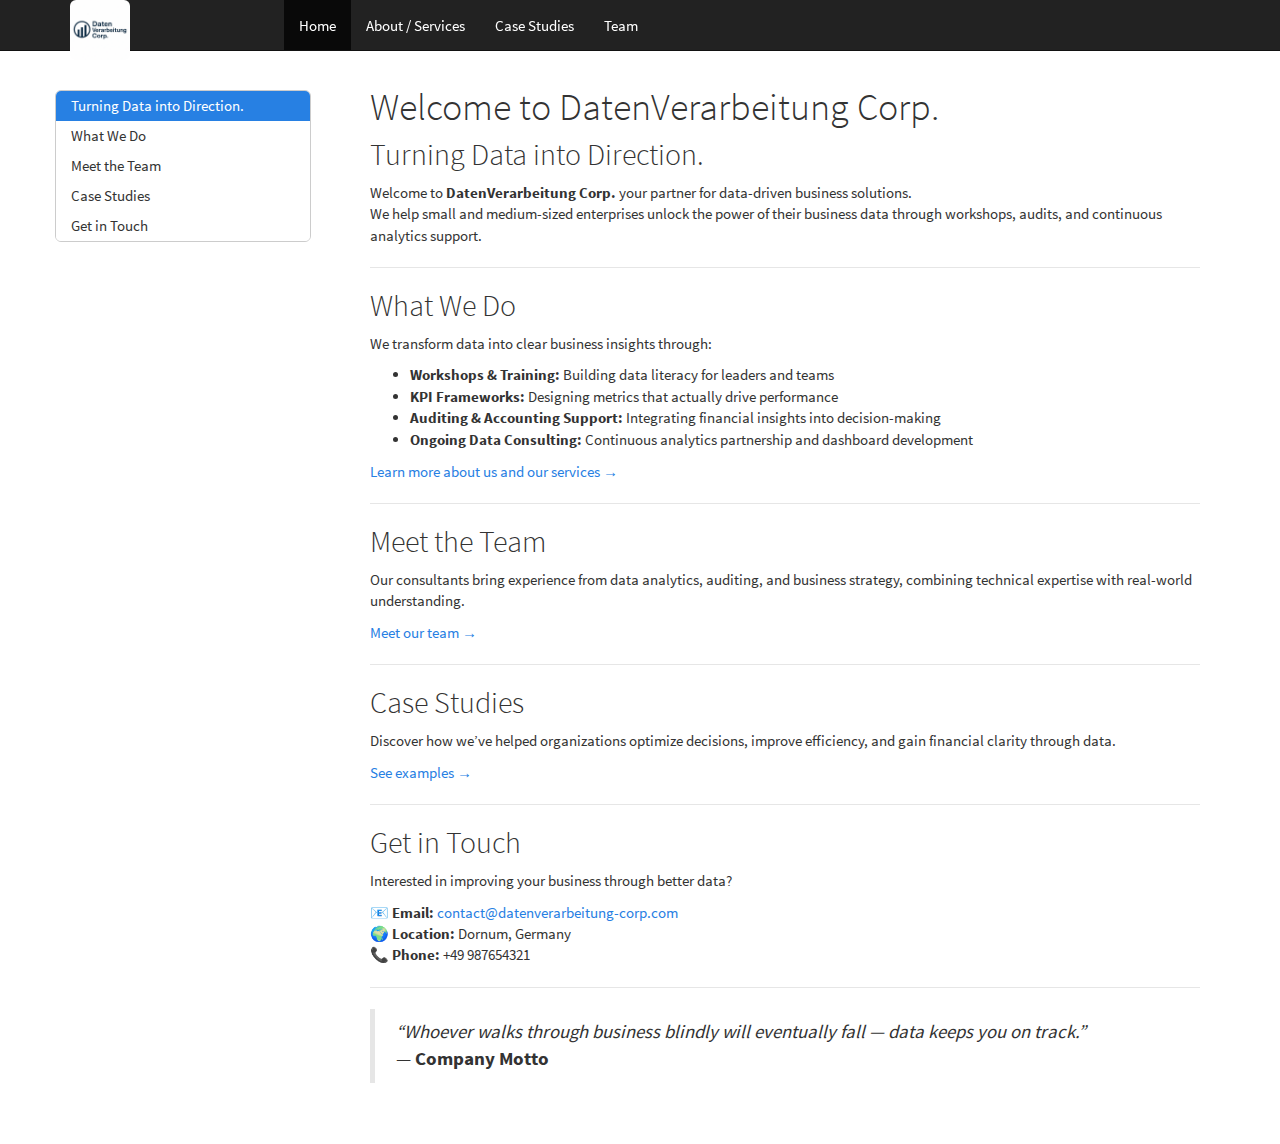
<file: docs/index.html>
<!DOCTYPE html>

<html>

<head>

<meta charset="utf-8" />
<meta name="generator" content="pandoc" />
<meta http-equiv="X-UA-Compatible" content="IE=EDGE" />




<title>Welcome to DatenVerarbeitung Corp.</title>

<script src="site_libs/header-attrs-2.29/header-attrs.js"></script>
<script src="site_libs/jquery-3.6.0/jquery-3.6.0.min.js"></script>
<meta name="viewport" content="width=device-width, initial-scale=1" />
<link href="site_libs/bootstrap-3.3.5/css/cosmo.min.css" rel="stylesheet" />
<script src="site_libs/bootstrap-3.3.5/js/bootstrap.min.js"></script>
<script src="site_libs/bootstrap-3.3.5/shim/html5shiv.min.js"></script>
<script src="site_libs/bootstrap-3.3.5/shim/respond.min.js"></script>
<style>h1 {font-size: 34px;}
       h1.title {font-size: 38px;}
       h2 {font-size: 30px;}
       h3 {font-size: 24px;}
       h4 {font-size: 18px;}
       h5 {font-size: 16px;}
       h6 {font-size: 12px;}
       code {color: inherit; background-color: rgba(0, 0, 0, 0.04);}
       pre:not([class]) { background-color: white }</style>
<script src="site_libs/jqueryui-1.13.2/jquery-ui.min.js"></script>
<link href="site_libs/tocify-1.9.1/jquery.tocify.css" rel="stylesheet" />
<script src="site_libs/tocify-1.9.1/jquery.tocify.js"></script>
<script src="site_libs/navigation-1.1/tabsets.js"></script>

<style type="text/css">
  code{white-space: pre-wrap;}
  span.smallcaps{font-variant: small-caps;}
  span.underline{text-decoration: underline;}
  div.column{display: inline-block; vertical-align: top; width: 50%;}
  div.hanging-indent{margin-left: 1.5em; text-indent: -1.5em;}
  ul.task-list{list-style: none;}
    </style>







<link rel="stylesheet" href="styles.css" type="text/css" />



<style type = "text/css">
.main-container {
  max-width: 940px;
  margin-left: auto;
  margin-right: auto;
}
img {
  max-width:100%;
}
.tabbed-pane {
  padding-top: 12px;
}
.html-widget {
  margin-bottom: 20px;
}
button.code-folding-btn:focus {
  outline: none;
}
summary {
  display: list-item;
}
details > summary > p:only-child {
  display: inline;
}
pre code {
  padding: 0;
}
</style>


<style type="text/css">
.dropdown-submenu {
  position: relative;
}
.dropdown-submenu>.dropdown-menu {
  top: 0;
  left: 100%;
  margin-top: -6px;
  margin-left: -1px;
  border-radius: 0 6px 6px 6px;
}
.dropdown-submenu:hover>.dropdown-menu {
  display: block;
}
.dropdown-submenu>a:after {
  display: block;
  content: " ";
  float: right;
  width: 0;
  height: 0;
  border-color: transparent;
  border-style: solid;
  border-width: 5px 0 5px 5px;
  border-left-color: #cccccc;
  margin-top: 5px;
  margin-right: -10px;
}
.dropdown-submenu:hover>a:after {
  border-left-color: #adb5bd;
}
.dropdown-submenu.pull-left {
  float: none;
}
.dropdown-submenu.pull-left>.dropdown-menu {
  left: -100%;
  margin-left: 10px;
  border-radius: 6px 0 6px 6px;
}
</style>

<script type="text/javascript">
// manage active state of menu based on current page
$(document).ready(function () {
  // active menu anchor
  href = window.location.pathname
  href = href.substr(href.lastIndexOf('/') + 1)
  if (href === "")
    href = "index.html";
  var menuAnchor = $('a[href="' + href + '"]');

  // mark the anchor link active (and if it's in a dropdown, also mark that active)
  var dropdown = menuAnchor.closest('li.dropdown');
  if (window.bootstrap) { // Bootstrap 4+
    menuAnchor.addClass('active');
    dropdown.find('> .dropdown-toggle').addClass('active');
  } else { // Bootstrap 3
    menuAnchor.parent().addClass('active');
    dropdown.addClass('active');
  }

  // Navbar adjustments
  var navHeight = $(".navbar").first().height() + 15;
  var style = document.createElement('style');
  var pt = "padding-top: " + navHeight + "px; ";
  var mt = "margin-top: -" + navHeight + "px; ";
  var css = "";
  // offset scroll position for anchor links (for fixed navbar)
  for (var i = 1; i <= 6; i++) {
    css += ".section h" + i + "{ " + pt + mt + "}\n";
  }
  style.innerHTML = "body {" + pt + "padding-bottom: 40px; }\n" + css;
  document.head.appendChild(style);
});
</script>

<!-- tabsets -->

<style type="text/css">
.tabset-dropdown > .nav-tabs {
  display: inline-table;
  max-height: 500px;
  min-height: 44px;
  overflow-y: auto;
  border: 1px solid #ddd;
  border-radius: 4px;
}

.tabset-dropdown > .nav-tabs > li.active:before, .tabset-dropdown > .nav-tabs.nav-tabs-open:before {
  content: "\e259";
  font-family: 'Glyphicons Halflings';
  display: inline-block;
  padding: 10px;
  border-right: 1px solid #ddd;
}

.tabset-dropdown > .nav-tabs.nav-tabs-open > li.active:before {
  content: "\e258";
  font-family: 'Glyphicons Halflings';
  border: none;
}

.tabset-dropdown > .nav-tabs > li.active {
  display: block;
}

.tabset-dropdown > .nav-tabs > li > a,
.tabset-dropdown > .nav-tabs > li > a:focus,
.tabset-dropdown > .nav-tabs > li > a:hover {
  border: none;
  display: inline-block;
  border-radius: 4px;
  background-color: transparent;
}

.tabset-dropdown > .nav-tabs.nav-tabs-open > li {
  display: block;
  float: none;
}

.tabset-dropdown > .nav-tabs > li {
  display: none;
}
</style>

<!-- code folding -->



<style type="text/css">

#TOC {
  margin: 25px 0px 20px 0px;
}
@media (max-width: 768px) {
#TOC {
  position: relative;
  width: 100%;
}
}

@media print {
.toc-content {
  /* see https://github.com/w3c/csswg-drafts/issues/4434 */
  float: right;
}
}

.toc-content {
  padding-left: 30px;
  padding-right: 40px;
}

div.main-container {
  max-width: 1200px;
}

div.tocify {
  width: 20%;
  max-width: 260px;
  max-height: 85%;
}

@media (min-width: 768px) and (max-width: 991px) {
  div.tocify {
    width: 25%;
  }
}

@media (max-width: 767px) {
  div.tocify {
    width: 100%;
    max-width: none;
  }
}

.tocify ul, .tocify li {
  line-height: 20px;
}

.tocify-subheader .tocify-item {
  font-size: 0.90em;
}

.tocify .list-group-item {
  border-radius: 0px;
}


</style>



</head>

<body>


<div class="container-fluid main-container">


<!-- setup 3col/9col grid for toc_float and main content  -->
<div class="row">
<div class="col-xs-12 col-sm-4 col-md-3">
<div id="TOC" class="tocify">
</div>
</div>

<div class="toc-content col-xs-12 col-sm-8 col-md-9">




<div class="navbar navbar-default  navbar-fixed-top" role="navigation">
  <div class="container">
    <div class="navbar-header">
      <button type="button" class="navbar-toggle collapsed" data-toggle="collapse" data-bs-toggle="collapse" data-target="#navbar" data-bs-target="#navbar">
        <span class="icon-bar"></span>
        <span class="icon-bar"></span>
        <span class="icon-bar"></span>
      </button>
      <a class="navbar-brand" href="index.html"><img src='images/logo.png' style='height:60px; vertical-align:top; margin-right:10px;'> DatenVerarbeitung Corp.</a>
    </div>
    <div id="navbar" class="navbar-collapse collapse">
      <ul class="nav navbar-nav">
        <li>
  <a href="index.html">Home</a>
</li>
<li>
  <a href="about.html">About / Services</a>
</li>
<li>
  <a href="projects.html">Case Studies</a>
</li>
<li>
  <a href="team.html">Team</a>
</li>
      </ul>
      <ul class="nav navbar-nav navbar-right">
        
      </ul>
    </div><!--/.nav-collapse -->
  </div><!--/.container -->
</div><!--/.navbar -->

<div id="header">



<h1 class="title toc-ignore">Welcome to DatenVerarbeitung Corp.</h1>

</div>


<div id="turning-data-into-direction." class="section level2">
<h2>Turning Data into Direction.</h2>
<p>Welcome to <strong>DatenVerarbeitung Corp.</strong> your partner for
data-driven business solutions.<br />
We help small and medium-sized enterprises unlock the power of their
business data through workshops, audits, and continuous analytics
support.</p>
<hr />
</div>
<div id="what-we-do" class="section level2">
<h2>What We Do</h2>
<p>We transform data into clear business insights through:</p>
<ul>
<li><strong>Workshops &amp; Training:</strong> Building data literacy
for leaders and teams<br />
</li>
<li><strong>KPI Frameworks:</strong> Designing metrics that actually
drive performance<br />
</li>
<li><strong>Auditing &amp; Accounting Support:</strong> Integrating
financial insights into decision-making<br />
</li>
<li><strong>Ongoing Data Consulting:</strong> Continuous analytics
partnership and dashboard development</li>
</ul>
<p><a href="about.html">Learn more about us and our services →</a></p>
<hr />
</div>
<div id="meet-the-team" class="section level2">
<h2>Meet the Team</h2>
<p>Our consultants bring experience from data analytics, auditing, and
business strategy, combining technical expertise with real-world
understanding.</p>
<p><a href="team.html">Meet our team →</a></p>
<hr />
</div>
<div id="case-studies" class="section level2">
<h2>Case Studies</h2>
<p>Discover how we’ve helped organizations optimize decisions, improve
efficiency, and gain financial clarity through data.</p>
<p><a href="projects.html">See examples →</a></p>
<hr />
</div>
<div id="get-in-touch" class="section level2">
<h2>Get in Touch</h2>
<p>Interested in improving your business through better data?</p>
<p>📧 <strong>Email:</strong> <a
href="mailto:contact@datenverarbeitung-corp.com">contact@datenverarbeitung-corp.com</a><br />
🌍 <strong>Location:</strong> Dornum, Germany<br />
📞 <strong>Phone:</strong> +49 987654321</p>
<hr />
<blockquote>
<p><em>“Whoever walks through business blindly will eventually fall —
data keeps you on track.”</em><br />
— <strong>Company Motto</strong></p>
</blockquote>
</div>



</div>
</div>

</div>

<script>

// add bootstrap table styles to pandoc tables
function bootstrapStylePandocTables() {
  $('tr.odd').parent('tbody').parent('table').addClass('table table-condensed');
}
$(document).ready(function () {
  bootstrapStylePandocTables();
});


</script>

<!-- tabsets -->

<script>
$(document).ready(function () {
  window.buildTabsets("TOC");
});

$(document).ready(function () {
  $('.tabset-dropdown > .nav-tabs > li').click(function () {
    $(this).parent().toggleClass('nav-tabs-open');
  });
});
</script>

<!-- code folding -->

<script>
$(document).ready(function ()  {

    // temporarily add toc-ignore selector to headers for the consistency with Pandoc
    $('.unlisted.unnumbered').addClass('toc-ignore')

    // move toc-ignore selectors from section div to header
    $('div.section.toc-ignore')
        .removeClass('toc-ignore')
        .children('h1,h2,h3,h4,h5').addClass('toc-ignore');

    // establish options
    var options = {
      selectors: "h1,h2,h3",
      theme: "bootstrap3",
      context: '.toc-content',
      hashGenerator: function (text) {
        return text.replace(/[.\\/?&!#<>]/g, '').replace(/\s/g, '_');
      },
      ignoreSelector: ".toc-ignore",
      scrollTo: 0
    };
    options.showAndHide = true;
    options.smoothScroll = true;

    // tocify
    var toc = $("#TOC").tocify(options).data("toc-tocify");
});
</script>

<!-- dynamically load mathjax for compatibility with self-contained -->
<script>
  (function () {
    var script = document.createElement("script");
    script.type = "text/javascript";
    script.src  = "https://mathjax.rstudio.com/latest/MathJax.js?config=TeX-AMS-MML_HTMLorMML";
    document.getElementsByTagName("head")[0].appendChild(script);
  })();
</script>

</body>
</html>
</file>
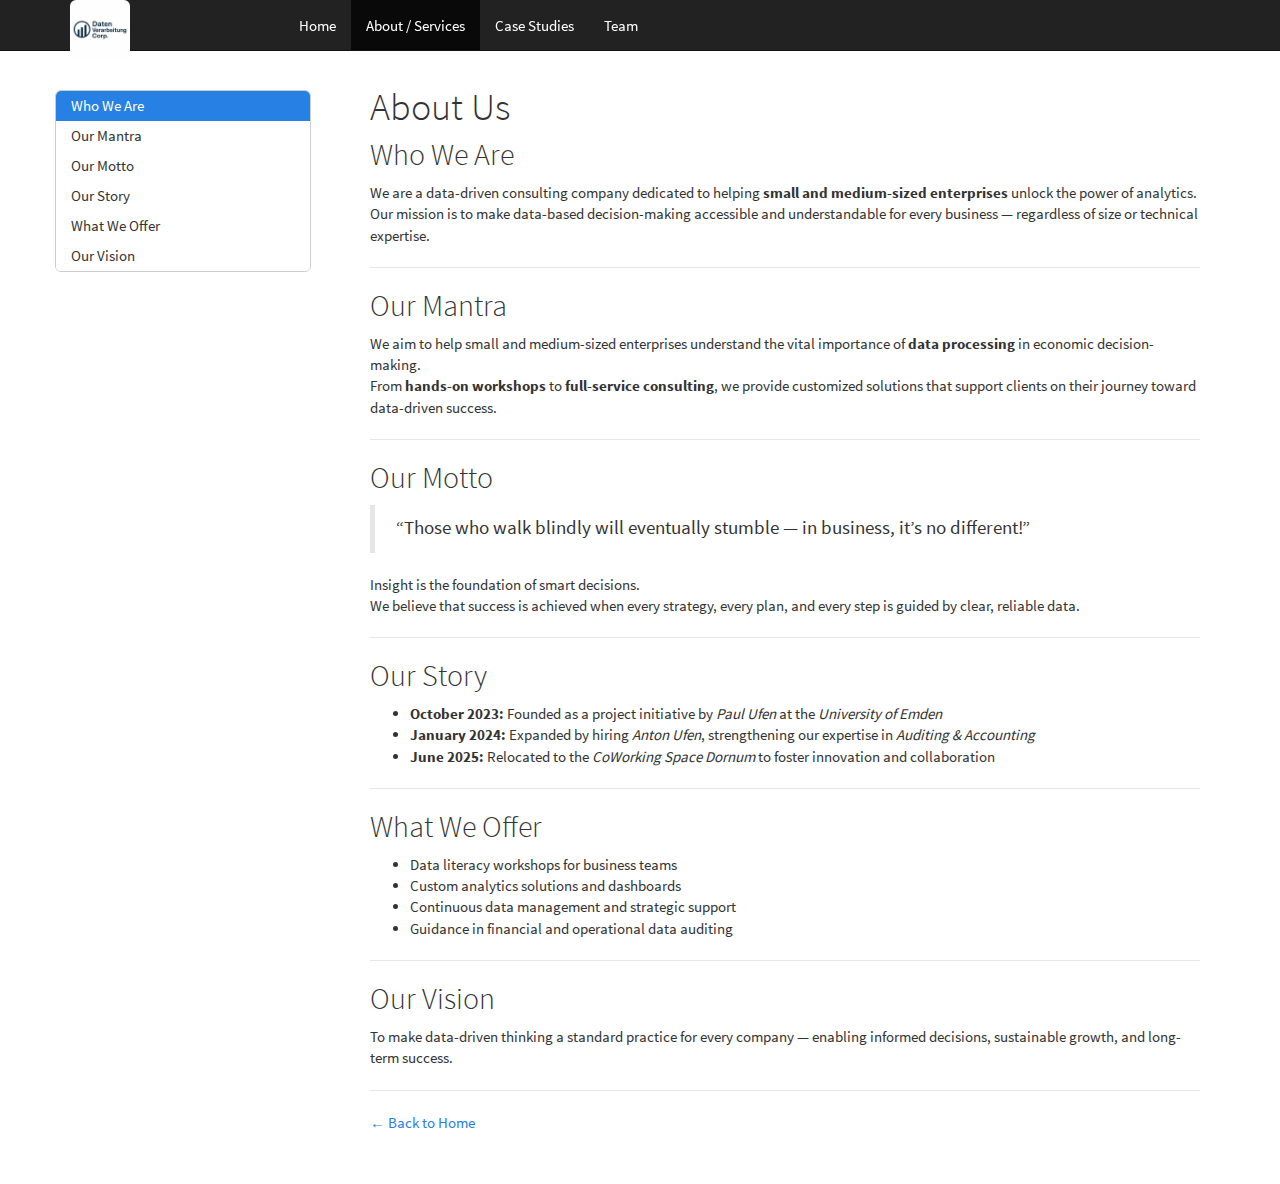
<file: docs/about.html>
<!DOCTYPE html>

<html>

<head>

<meta charset="utf-8" />
<meta name="generator" content="pandoc" />
<meta http-equiv="X-UA-Compatible" content="IE=EDGE" />




<title>About Us</title>

<script src="site_libs/header-attrs-2.29/header-attrs.js"></script>
<script src="site_libs/jquery-3.6.0/jquery-3.6.0.min.js"></script>
<meta name="viewport" content="width=device-width, initial-scale=1" />
<link href="site_libs/bootstrap-3.3.5/css/cosmo.min.css" rel="stylesheet" />
<script src="site_libs/bootstrap-3.3.5/js/bootstrap.min.js"></script>
<script src="site_libs/bootstrap-3.3.5/shim/html5shiv.min.js"></script>
<script src="site_libs/bootstrap-3.3.5/shim/respond.min.js"></script>
<style>h1 {font-size: 34px;}
       h1.title {font-size: 38px;}
       h2 {font-size: 30px;}
       h3 {font-size: 24px;}
       h4 {font-size: 18px;}
       h5 {font-size: 16px;}
       h6 {font-size: 12px;}
       code {color: inherit; background-color: rgba(0, 0, 0, 0.04);}
       pre:not([class]) { background-color: white }</style>
<script src="site_libs/jqueryui-1.13.2/jquery-ui.min.js"></script>
<link href="site_libs/tocify-1.9.1/jquery.tocify.css" rel="stylesheet" />
<script src="site_libs/tocify-1.9.1/jquery.tocify.js"></script>
<script src="site_libs/navigation-1.1/tabsets.js"></script>

<style type="text/css">
  code{white-space: pre-wrap;}
  span.smallcaps{font-variant: small-caps;}
  span.underline{text-decoration: underline;}
  div.column{display: inline-block; vertical-align: top; width: 50%;}
  div.hanging-indent{margin-left: 1.5em; text-indent: -1.5em;}
  ul.task-list{list-style: none;}
    </style>







<link rel="stylesheet" href="styles.css" type="text/css" />



<style type = "text/css">
.main-container {
  max-width: 940px;
  margin-left: auto;
  margin-right: auto;
}
img {
  max-width:100%;
}
.tabbed-pane {
  padding-top: 12px;
}
.html-widget {
  margin-bottom: 20px;
}
button.code-folding-btn:focus {
  outline: none;
}
summary {
  display: list-item;
}
details > summary > p:only-child {
  display: inline;
}
pre code {
  padding: 0;
}
</style>


<style type="text/css">
.dropdown-submenu {
  position: relative;
}
.dropdown-submenu>.dropdown-menu {
  top: 0;
  left: 100%;
  margin-top: -6px;
  margin-left: -1px;
  border-radius: 0 6px 6px 6px;
}
.dropdown-submenu:hover>.dropdown-menu {
  display: block;
}
.dropdown-submenu>a:after {
  display: block;
  content: " ";
  float: right;
  width: 0;
  height: 0;
  border-color: transparent;
  border-style: solid;
  border-width: 5px 0 5px 5px;
  border-left-color: #cccccc;
  margin-top: 5px;
  margin-right: -10px;
}
.dropdown-submenu:hover>a:after {
  border-left-color: #adb5bd;
}
.dropdown-submenu.pull-left {
  float: none;
}
.dropdown-submenu.pull-left>.dropdown-menu {
  left: -100%;
  margin-left: 10px;
  border-radius: 6px 0 6px 6px;
}
</style>

<script type="text/javascript">
// manage active state of menu based on current page
$(document).ready(function () {
  // active menu anchor
  href = window.location.pathname
  href = href.substr(href.lastIndexOf('/') + 1)
  if (href === "")
    href = "index.html";
  var menuAnchor = $('a[href="' + href + '"]');

  // mark the anchor link active (and if it's in a dropdown, also mark that active)
  var dropdown = menuAnchor.closest('li.dropdown');
  if (window.bootstrap) { // Bootstrap 4+
    menuAnchor.addClass('active');
    dropdown.find('> .dropdown-toggle').addClass('active');
  } else { // Bootstrap 3
    menuAnchor.parent().addClass('active');
    dropdown.addClass('active');
  }

  // Navbar adjustments
  var navHeight = $(".navbar").first().height() + 15;
  var style = document.createElement('style');
  var pt = "padding-top: " + navHeight + "px; ";
  var mt = "margin-top: -" + navHeight + "px; ";
  var css = "";
  // offset scroll position for anchor links (for fixed navbar)
  for (var i = 1; i <= 6; i++) {
    css += ".section h" + i + "{ " + pt + mt + "}\n";
  }
  style.innerHTML = "body {" + pt + "padding-bottom: 40px; }\n" + css;
  document.head.appendChild(style);
});
</script>

<!-- tabsets -->

<style type="text/css">
.tabset-dropdown > .nav-tabs {
  display: inline-table;
  max-height: 500px;
  min-height: 44px;
  overflow-y: auto;
  border: 1px solid #ddd;
  border-radius: 4px;
}

.tabset-dropdown > .nav-tabs > li.active:before, .tabset-dropdown > .nav-tabs.nav-tabs-open:before {
  content: "\e259";
  font-family: 'Glyphicons Halflings';
  display: inline-block;
  padding: 10px;
  border-right: 1px solid #ddd;
}

.tabset-dropdown > .nav-tabs.nav-tabs-open > li.active:before {
  content: "\e258";
  font-family: 'Glyphicons Halflings';
  border: none;
}

.tabset-dropdown > .nav-tabs > li.active {
  display: block;
}

.tabset-dropdown > .nav-tabs > li > a,
.tabset-dropdown > .nav-tabs > li > a:focus,
.tabset-dropdown > .nav-tabs > li > a:hover {
  border: none;
  display: inline-block;
  border-radius: 4px;
  background-color: transparent;
}

.tabset-dropdown > .nav-tabs.nav-tabs-open > li {
  display: block;
  float: none;
}

.tabset-dropdown > .nav-tabs > li {
  display: none;
}
</style>

<!-- code folding -->



<style type="text/css">

#TOC {
  margin: 25px 0px 20px 0px;
}
@media (max-width: 768px) {
#TOC {
  position: relative;
  width: 100%;
}
}

@media print {
.toc-content {
  /* see https://github.com/w3c/csswg-drafts/issues/4434 */
  float: right;
}
}

.toc-content {
  padding-left: 30px;
  padding-right: 40px;
}

div.main-container {
  max-width: 1200px;
}

div.tocify {
  width: 20%;
  max-width: 260px;
  max-height: 85%;
}

@media (min-width: 768px) and (max-width: 991px) {
  div.tocify {
    width: 25%;
  }
}

@media (max-width: 767px) {
  div.tocify {
    width: 100%;
    max-width: none;
  }
}

.tocify ul, .tocify li {
  line-height: 20px;
}

.tocify-subheader .tocify-item {
  font-size: 0.90em;
}

.tocify .list-group-item {
  border-radius: 0px;
}


</style>



</head>

<body>


<div class="container-fluid main-container">


<!-- setup 3col/9col grid for toc_float and main content  -->
<div class="row">
<div class="col-xs-12 col-sm-4 col-md-3">
<div id="TOC" class="tocify">
</div>
</div>

<div class="toc-content col-xs-12 col-sm-8 col-md-9">




<div class="navbar navbar-default  navbar-fixed-top" role="navigation">
  <div class="container">
    <div class="navbar-header">
      <button type="button" class="navbar-toggle collapsed" data-toggle="collapse" data-bs-toggle="collapse" data-target="#navbar" data-bs-target="#navbar">
        <span class="icon-bar"></span>
        <span class="icon-bar"></span>
        <span class="icon-bar"></span>
      </button>
      <a class="navbar-brand" href="index.html"><img src='images/logo.png' style='height:60px; vertical-align:top; margin-right:10px;'> DatenVerarbeitung Corp.</a>
    </div>
    <div id="navbar" class="navbar-collapse collapse">
      <ul class="nav navbar-nav">
        <li>
  <a href="index.html">Home</a>
</li>
<li>
  <a href="about.html">About / Services</a>
</li>
<li>
  <a href="projects.html">Case Studies</a>
</li>
<li>
  <a href="team.html">Team</a>
</li>
      </ul>
      <ul class="nav navbar-nav navbar-right">
        
      </ul>
    </div><!--/.nav-collapse -->
  </div><!--/.container -->
</div><!--/.navbar -->

<div id="header">



<h1 class="title toc-ignore">About Us</h1>

</div>


<div id="who-we-are" class="section level2">
<h2>Who We Are</h2>
<p>We are a data-driven consulting company dedicated to helping
<strong>small and medium-sized enterprises</strong> unlock the power of
analytics.<br />
Our mission is to make data-based decision-making accessible and
understandable for every business — regardless of size or technical
expertise.</p>
<hr />
</div>
<div id="our-mantra" class="section level2">
<h2>Our Mantra</h2>
<p>We aim to help small and medium-sized enterprises understand the
vital importance of <strong>data processing</strong> in economic
decision-making.<br />
From <strong>hands-on workshops</strong> to <strong>full-service
consulting</strong>, we provide customized solutions that support
clients on their journey toward data-driven success.</p>
<hr />
</div>
<div id="our-motto" class="section level2">
<h2>Our Motto</h2>
<blockquote>
<p>“Those who walk blindly will eventually stumble — in business, it’s
no different!”</p>
</blockquote>
<p>Insight is the foundation of smart decisions.<br />
We believe that success is achieved when every strategy, every plan, and
every step is guided by clear, reliable data.</p>
<hr />
</div>
<div id="our-story" class="section level2">
<h2>Our Story</h2>
<ul>
<li><strong>October 2023:</strong> Founded as a project initiative by
<em>Paul Ufen</em> at the <em>University of Emden</em><br />
</li>
<li><strong>January 2024:</strong> Expanded by hiring <em>Anton
Ufen</em>, strengthening our expertise in <em>Auditing &amp;
Accounting</em><br />
</li>
<li><strong>June 2025:</strong> Relocated to the <em>CoWorking Space
Dornum</em> to foster innovation and collaboration</li>
</ul>
<hr />
</div>
<div id="what-we-offer" class="section level2">
<h2>What We Offer</h2>
<ul>
<li>Data literacy workshops for business teams<br />
</li>
<li>Custom analytics solutions and dashboards<br />
</li>
<li>Continuous data management and strategic support<br />
</li>
<li>Guidance in financial and operational data auditing</li>
</ul>
<hr />
</div>
<div id="our-vision" class="section level2">
<h2>Our Vision</h2>
<p>To make data-driven thinking a standard practice for every company —
enabling informed decisions, sustainable growth, and long-term
success.</p>
<hr />
<p><a href="index.html">← Back to Home</a></p>
</div>



</div>
</div>

</div>

<script>

// add bootstrap table styles to pandoc tables
function bootstrapStylePandocTables() {
  $('tr.odd').parent('tbody').parent('table').addClass('table table-condensed');
}
$(document).ready(function () {
  bootstrapStylePandocTables();
});


</script>

<!-- tabsets -->

<script>
$(document).ready(function () {
  window.buildTabsets("TOC");
});

$(document).ready(function () {
  $('.tabset-dropdown > .nav-tabs > li').click(function () {
    $(this).parent().toggleClass('nav-tabs-open');
  });
});
</script>

<!-- code folding -->

<script>
$(document).ready(function ()  {

    // temporarily add toc-ignore selector to headers for the consistency with Pandoc
    $('.unlisted.unnumbered').addClass('toc-ignore')

    // move toc-ignore selectors from section div to header
    $('div.section.toc-ignore')
        .removeClass('toc-ignore')
        .children('h1,h2,h3,h4,h5').addClass('toc-ignore');

    // establish options
    var options = {
      selectors: "h1,h2,h3",
      theme: "bootstrap3",
      context: '.toc-content',
      hashGenerator: function (text) {
        return text.replace(/[.\\/?&!#<>]/g, '').replace(/\s/g, '_');
      },
      ignoreSelector: ".toc-ignore",
      scrollTo: 0
    };
    options.showAndHide = true;
    options.smoothScroll = true;

    // tocify
    var toc = $("#TOC").tocify(options).data("toc-tocify");
});
</script>

<!-- dynamically load mathjax for compatibility with self-contained -->
<script>
  (function () {
    var script = document.createElement("script");
    script.type = "text/javascript";
    script.src  = "https://mathjax.rstudio.com/latest/MathJax.js?config=TeX-AMS-MML_HTMLorMML";
    document.getElementsByTagName("head")[0].appendChild(script);
  })();
</script>

</body>
</html>
</file>
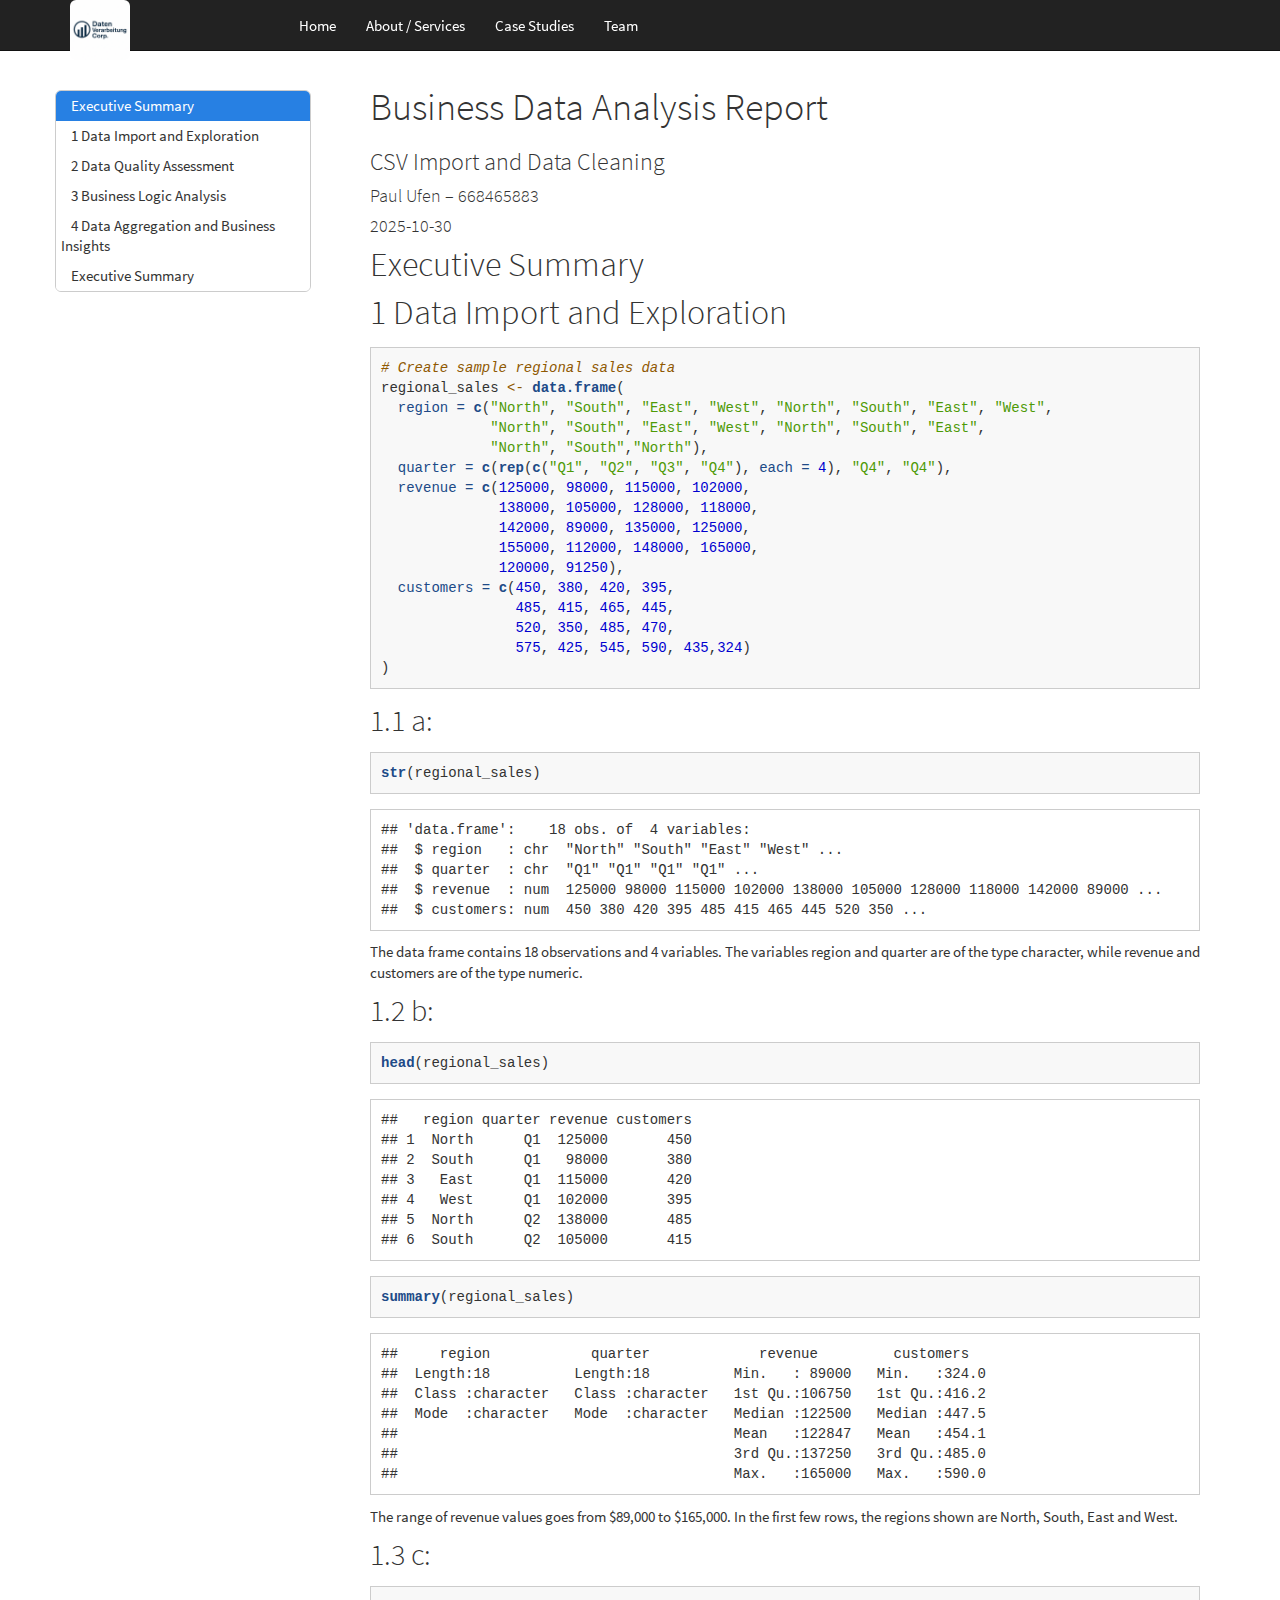
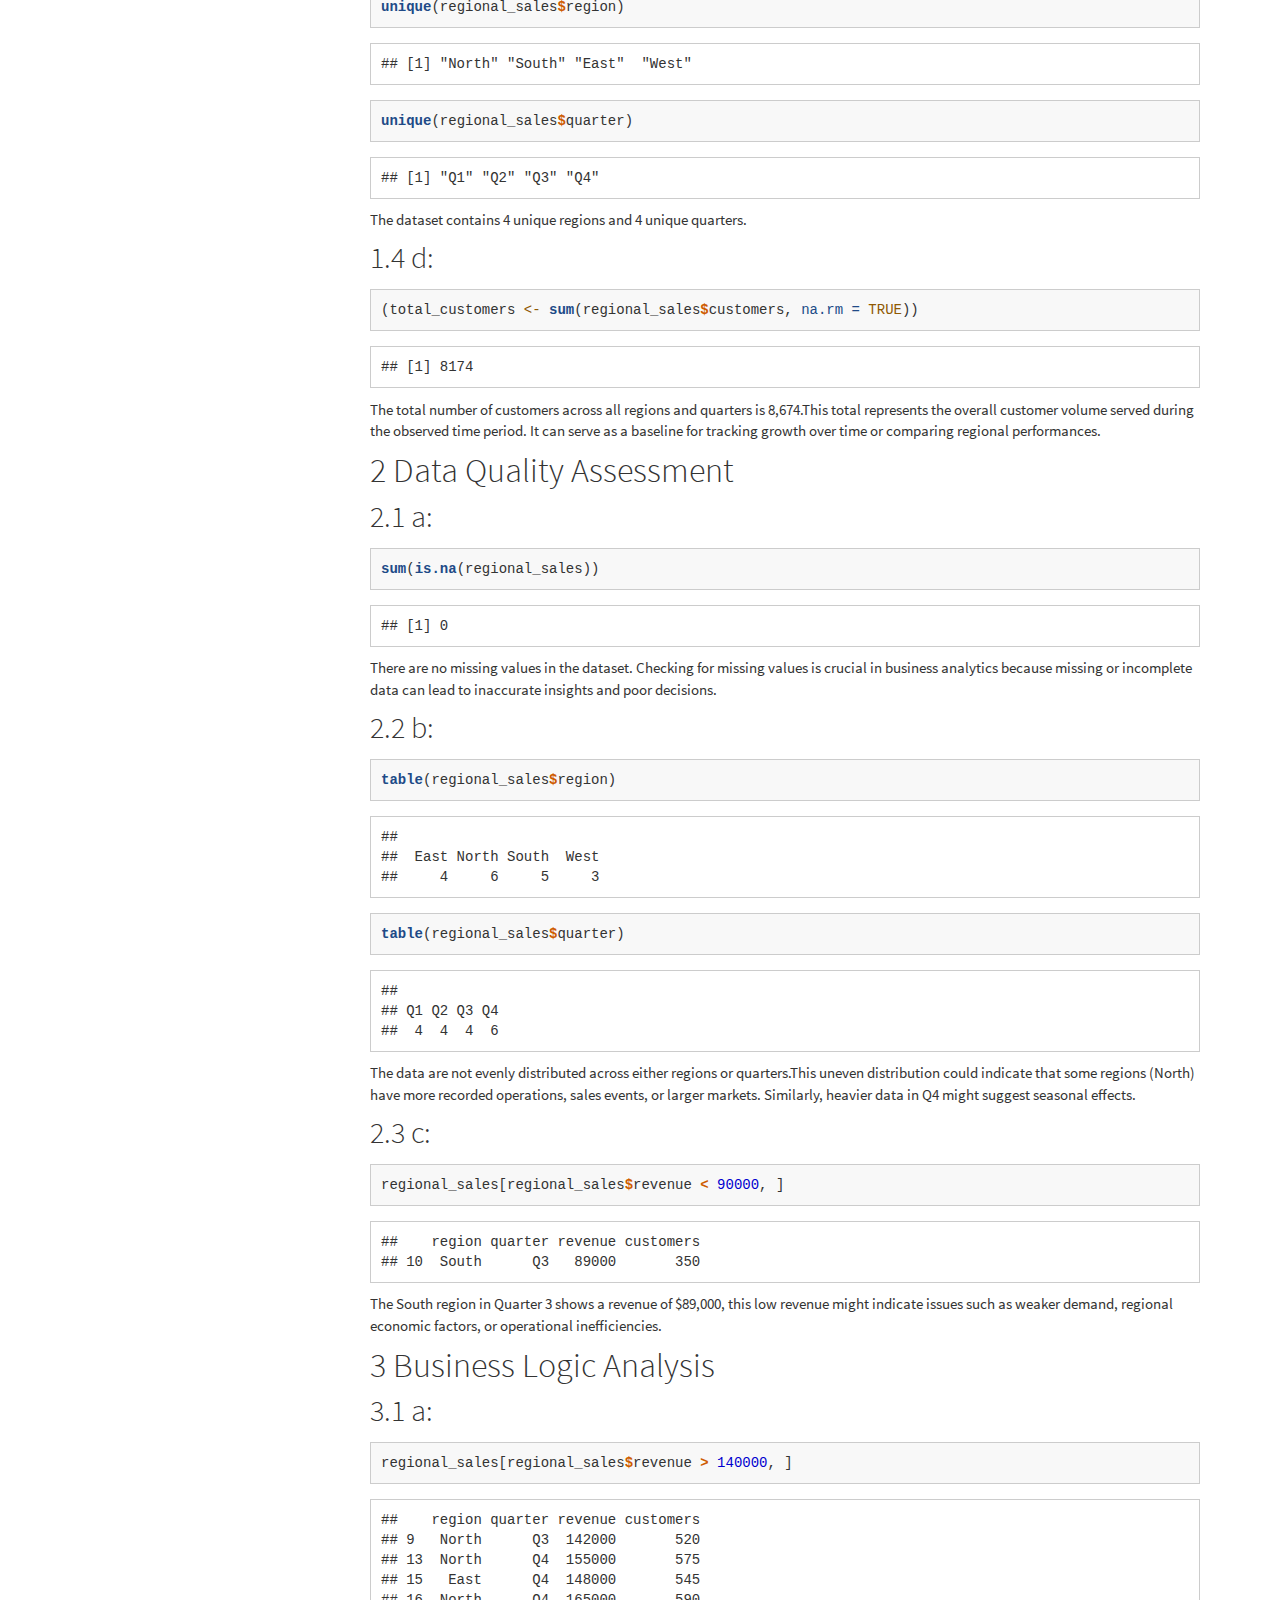
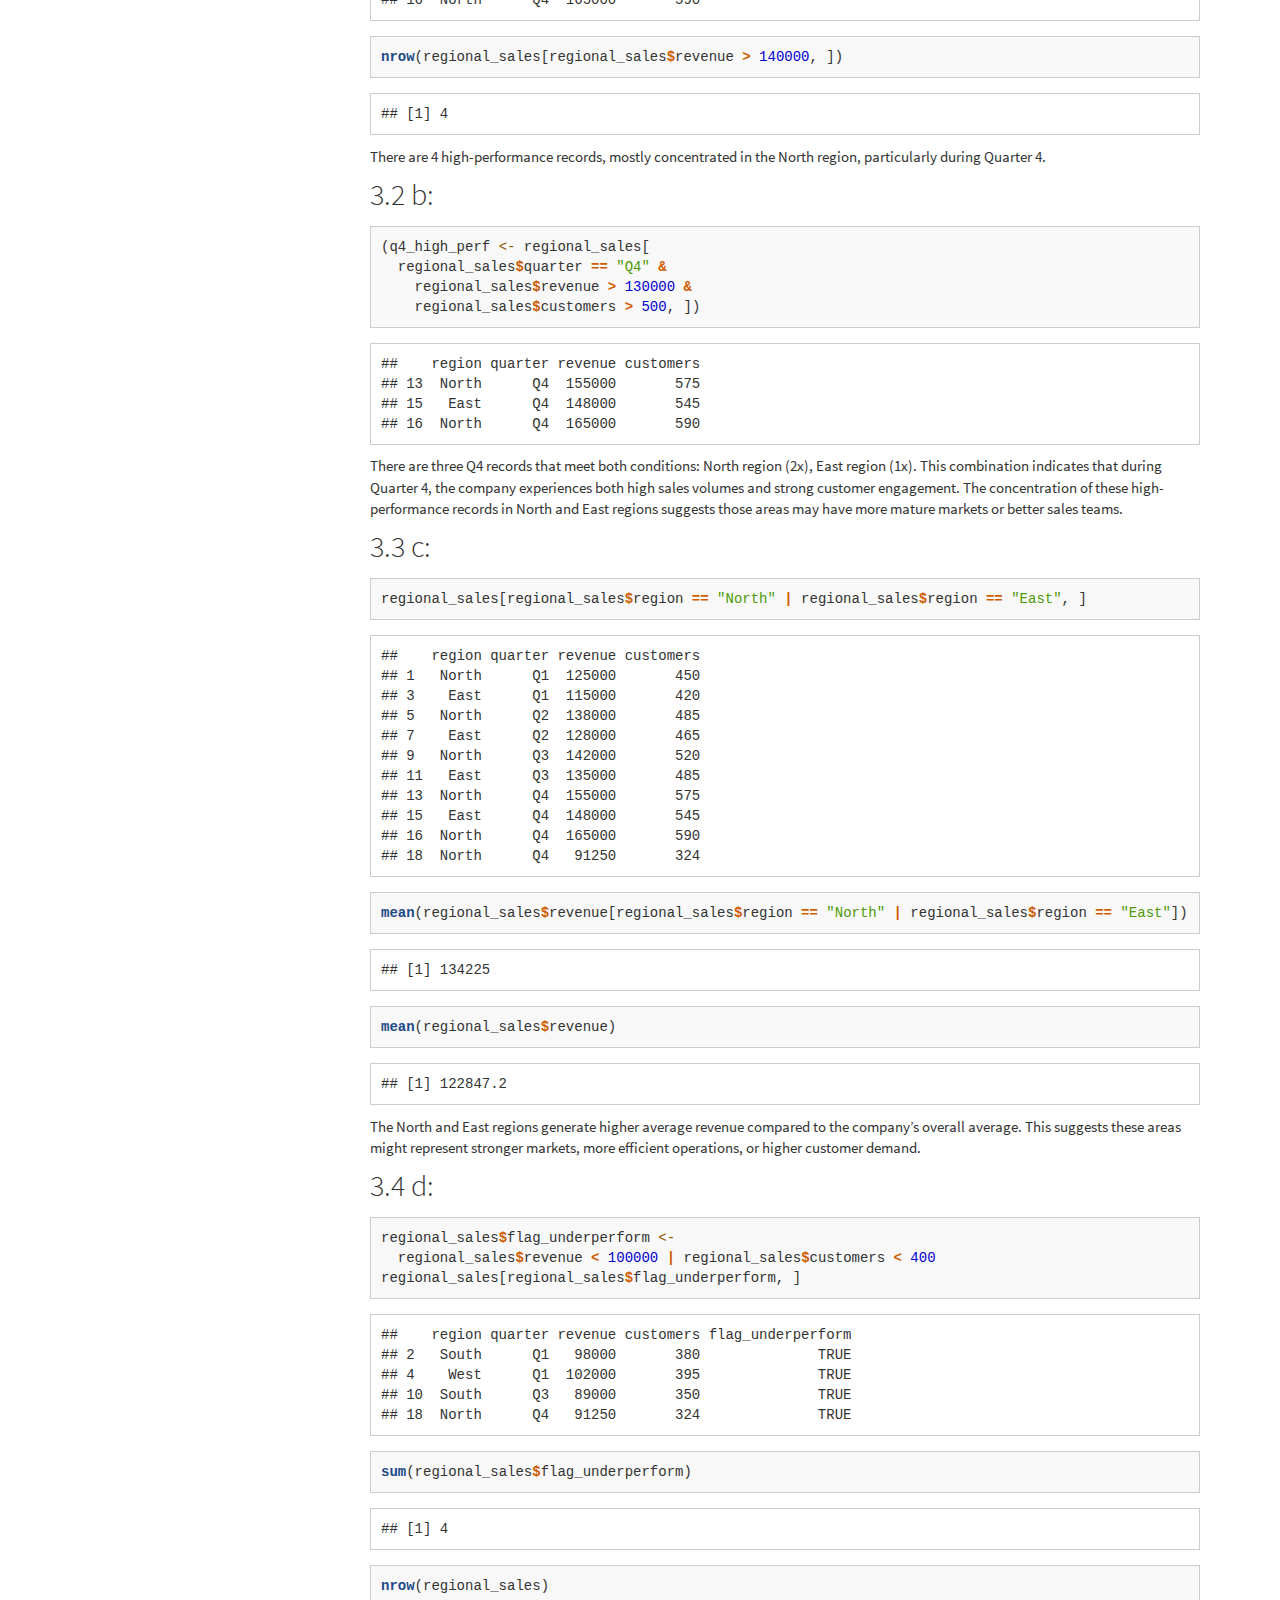
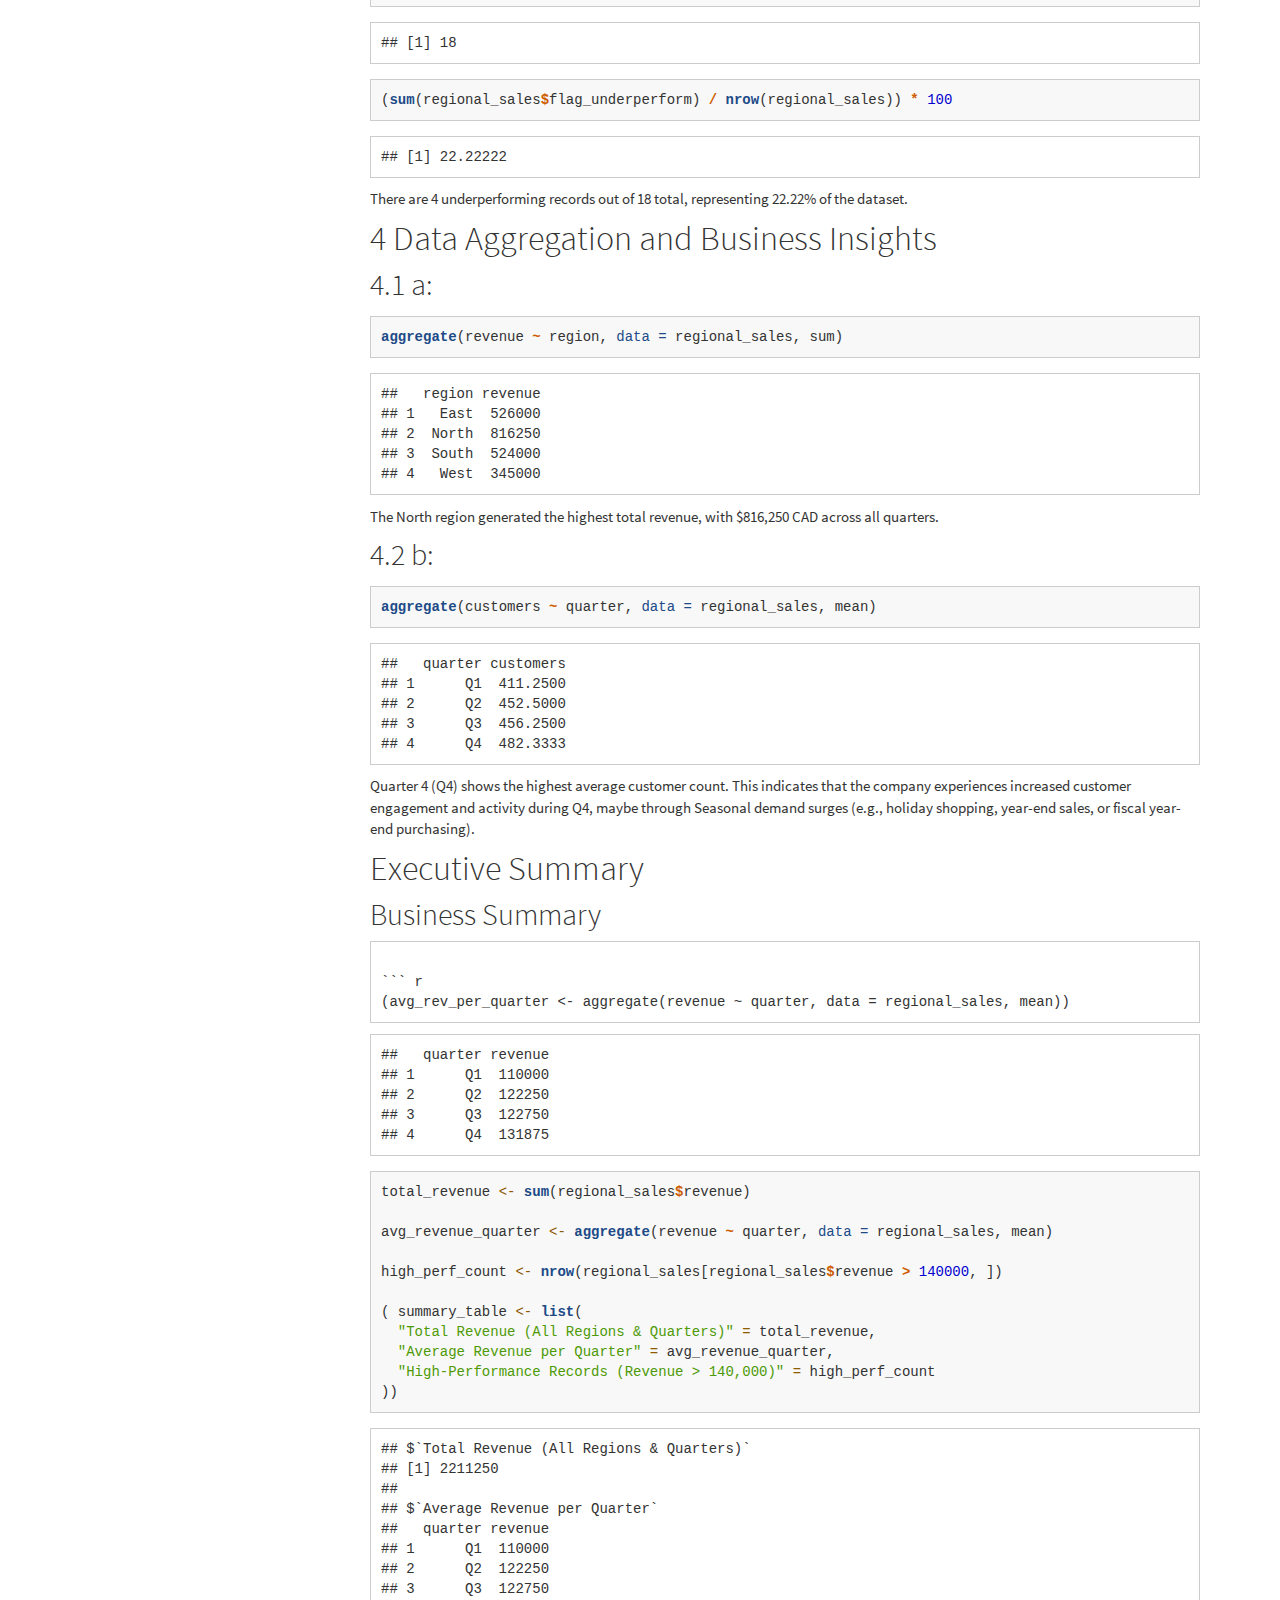
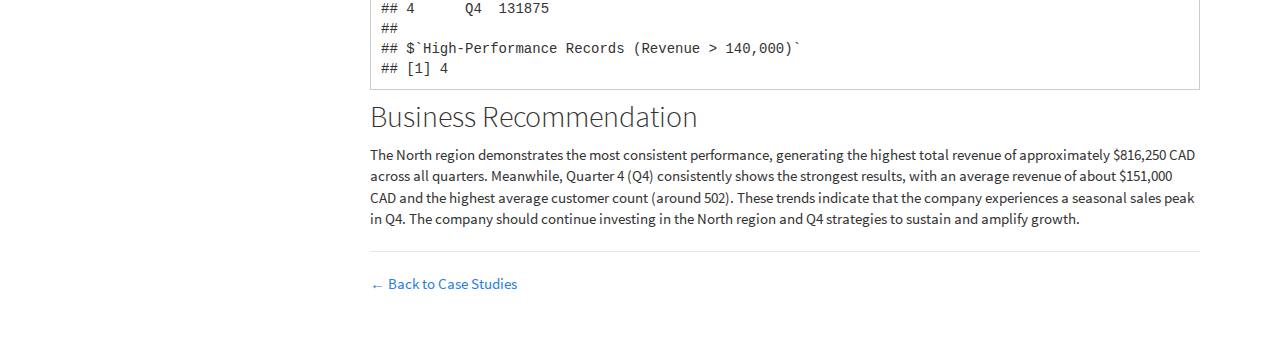
<file: docs/project2.html>
<!DOCTYPE html>

<html>

<head>

<meta charset="utf-8" />
<meta name="generator" content="pandoc" />
<meta http-equiv="X-UA-Compatible" content="IE=EDGE" />


<meta name="author" content="Paul Ufen – 668465883" />

<meta name="date" content="2025-10-30" />

<title>Business Data Analysis Report</title>

<script src="site_libs/header-attrs-2.29/header-attrs.js"></script>
<script src="site_libs/jquery-3.6.0/jquery-3.6.0.min.js"></script>
<meta name="viewport" content="width=device-width, initial-scale=1" />
<link href="site_libs/bootstrap-3.3.5/css/cosmo.min.css" rel="stylesheet" />
<script src="site_libs/bootstrap-3.3.5/js/bootstrap.min.js"></script>
<script src="site_libs/bootstrap-3.3.5/shim/html5shiv.min.js"></script>
<script src="site_libs/bootstrap-3.3.5/shim/respond.min.js"></script>
<style>h1 {font-size: 34px;}
       h1.title {font-size: 38px;}
       h2 {font-size: 30px;}
       h3 {font-size: 24px;}
       h4 {font-size: 18px;}
       h5 {font-size: 16px;}
       h6 {font-size: 12px;}
       code {color: inherit; background-color: rgba(0, 0, 0, 0.04);}
       pre:not([class]) { background-color: white }</style>
<script src="site_libs/jqueryui-1.13.2/jquery-ui.min.js"></script>
<link href="site_libs/tocify-1.9.1/jquery.tocify.css" rel="stylesheet" />
<script src="site_libs/tocify-1.9.1/jquery.tocify.js"></script>
<script src="site_libs/navigation-1.1/tabsets.js"></script>

<style type="text/css">
  code{white-space: pre-wrap;}
  span.smallcaps{font-variant: small-caps;}
  span.underline{text-decoration: underline;}
  div.column{display: inline-block; vertical-align: top; width: 50%;}
  div.hanging-indent{margin-left: 1.5em; text-indent: -1.5em;}
  ul.task-list{list-style: none;}
    </style>



<style type="text/css">
  code {
    white-space: pre;
  }
  .sourceCode {
    overflow: visible;
  }
</style>
<style type="text/css" data-origin="pandoc">
html { -webkit-text-size-adjust: 100%; }
pre > code.sourceCode { white-space: pre; position: relative; }
pre > code.sourceCode > span { display: inline-block; line-height: 1.25; }
pre > code.sourceCode > span:empty { height: 1.2em; }
.sourceCode { overflow: visible; }
code.sourceCode > span { color: inherit; text-decoration: inherit; }
div.sourceCode { margin: 1em 0; }
pre.sourceCode { margin: 0; }
@media screen {
div.sourceCode { overflow: auto; }
}
@media print {
pre > code.sourceCode { white-space: pre-wrap; }
pre > code.sourceCode > span { text-indent: -5em; padding-left: 5em; }
}
pre.numberSource code
  { counter-reset: source-line 0; }
pre.numberSource code > span
  { position: relative; left: -4em; counter-increment: source-line; }
pre.numberSource code > span > a:first-child::before
  { content: counter(source-line);
    position: relative; left: -1em; text-align: right; vertical-align: baseline;
    border: none; display: inline-block;
    -webkit-touch-callout: none; -webkit-user-select: none;
    -khtml-user-select: none; -moz-user-select: none;
    -ms-user-select: none; user-select: none;
    padding: 0 4px; width: 4em;
    color: #aaaaaa;
  }
pre.numberSource { margin-left: 3em; border-left: 1px solid #aaaaaa;  padding-left: 4px; }
div.sourceCode
  {  background-color: #f8f8f8; }
@media screen {
pre > code.sourceCode > span > a:first-child::before { text-decoration: underline; }
}
code span.al { color: #ef2929; } /* Alert */
code span.an { color: #8f5902; font-weight: bold; font-style: italic; } /* Annotation */
code span.at { color: #204a87; } /* Attribute */
code span.bn { color: #0000cf; } /* BaseN */
code span.cf { color: #204a87; font-weight: bold; } /* ControlFlow */
code span.ch { color: #4e9a06; } /* Char */
code span.cn { color: #8f5902; } /* Constant */
code span.co { color: #8f5902; font-style: italic; } /* Comment */
code span.cv { color: #8f5902; font-weight: bold; font-style: italic; } /* CommentVar */
code span.do { color: #8f5902; font-weight: bold; font-style: italic; } /* Documentation */
code span.dt { color: #204a87; } /* DataType */
code span.dv { color: #0000cf; } /* DecVal */
code span.er { color: #a40000; font-weight: bold; } /* Error */
code span.ex { } /* Extension */
code span.fl { color: #0000cf; } /* Float */
code span.fu { color: #204a87; font-weight: bold; } /* Function */
code span.im { } /* Import */
code span.in { color: #8f5902; font-weight: bold; font-style: italic; } /* Information */
code span.kw { color: #204a87; font-weight: bold; } /* Keyword */
code span.op { color: #ce5c00; font-weight: bold; } /* Operator */
code span.ot { color: #8f5902; } /* Other */
code span.pp { color: #8f5902; font-style: italic; } /* Preprocessor */
code span.sc { color: #ce5c00; font-weight: bold; } /* SpecialChar */
code span.ss { color: #4e9a06; } /* SpecialString */
code span.st { color: #4e9a06; } /* String */
code span.va { color: #000000; } /* Variable */
code span.vs { color: #4e9a06; } /* VerbatimString */
code span.wa { color: #8f5902; font-weight: bold; font-style: italic; } /* Warning */

</style>
<script>
// apply pandoc div.sourceCode style to pre.sourceCode instead
(function() {
  var sheets = document.styleSheets;
  for (var i = 0; i < sheets.length; i++) {
    if (sheets[i].ownerNode.dataset["origin"] !== "pandoc") continue;
    try { var rules = sheets[i].cssRules; } catch (e) { continue; }
    var j = 0;
    while (j < rules.length) {
      var rule = rules[j];
      // check if there is a div.sourceCode rule
      if (rule.type !== rule.STYLE_RULE || rule.selectorText !== "div.sourceCode") {
        j++;
        continue;
      }
      var style = rule.style.cssText;
      // check if color or background-color is set
      if (rule.style.color === '' && rule.style.backgroundColor === '') {
        j++;
        continue;
      }
      // replace div.sourceCode by a pre.sourceCode rule
      sheets[i].deleteRule(j);
      sheets[i].insertRule('pre.sourceCode{' + style + '}', j);
    }
  }
})();
</script>




<link rel="stylesheet" href="styles.css" type="text/css" />



<style type = "text/css">
.main-container {
  max-width: 940px;
  margin-left: auto;
  margin-right: auto;
}
img {
  max-width:100%;
}
.tabbed-pane {
  padding-top: 12px;
}
.html-widget {
  margin-bottom: 20px;
}
button.code-folding-btn:focus {
  outline: none;
}
summary {
  display: list-item;
}
details > summary > p:only-child {
  display: inline;
}
pre code {
  padding: 0;
}
</style>


<style type="text/css">
.dropdown-submenu {
  position: relative;
}
.dropdown-submenu>.dropdown-menu {
  top: 0;
  left: 100%;
  margin-top: -6px;
  margin-left: -1px;
  border-radius: 0 6px 6px 6px;
}
.dropdown-submenu:hover>.dropdown-menu {
  display: block;
}
.dropdown-submenu>a:after {
  display: block;
  content: " ";
  float: right;
  width: 0;
  height: 0;
  border-color: transparent;
  border-style: solid;
  border-width: 5px 0 5px 5px;
  border-left-color: #cccccc;
  margin-top: 5px;
  margin-right: -10px;
}
.dropdown-submenu:hover>a:after {
  border-left-color: #adb5bd;
}
.dropdown-submenu.pull-left {
  float: none;
}
.dropdown-submenu.pull-left>.dropdown-menu {
  left: -100%;
  margin-left: 10px;
  border-radius: 6px 0 6px 6px;
}
</style>

<script type="text/javascript">
// manage active state of menu based on current page
$(document).ready(function () {
  // active menu anchor
  href = window.location.pathname
  href = href.substr(href.lastIndexOf('/') + 1)
  if (href === "")
    href = "index.html";
  var menuAnchor = $('a[href="' + href + '"]');

  // mark the anchor link active (and if it's in a dropdown, also mark that active)
  var dropdown = menuAnchor.closest('li.dropdown');
  if (window.bootstrap) { // Bootstrap 4+
    menuAnchor.addClass('active');
    dropdown.find('> .dropdown-toggle').addClass('active');
  } else { // Bootstrap 3
    menuAnchor.parent().addClass('active');
    dropdown.addClass('active');
  }

  // Navbar adjustments
  var navHeight = $(".navbar").first().height() + 15;
  var style = document.createElement('style');
  var pt = "padding-top: " + navHeight + "px; ";
  var mt = "margin-top: -" + navHeight + "px; ";
  var css = "";
  // offset scroll position for anchor links (for fixed navbar)
  for (var i = 1; i <= 6; i++) {
    css += ".section h" + i + "{ " + pt + mt + "}\n";
  }
  style.innerHTML = "body {" + pt + "padding-bottom: 40px; }\n" + css;
  document.head.appendChild(style);
});
</script>

<!-- tabsets -->

<style type="text/css">
.tabset-dropdown > .nav-tabs {
  display: inline-table;
  max-height: 500px;
  min-height: 44px;
  overflow-y: auto;
  border: 1px solid #ddd;
  border-radius: 4px;
}

.tabset-dropdown > .nav-tabs > li.active:before, .tabset-dropdown > .nav-tabs.nav-tabs-open:before {
  content: "\e259";
  font-family: 'Glyphicons Halflings';
  display: inline-block;
  padding: 10px;
  border-right: 1px solid #ddd;
}

.tabset-dropdown > .nav-tabs.nav-tabs-open > li.active:before {
  content: "\e258";
  font-family: 'Glyphicons Halflings';
  border: none;
}

.tabset-dropdown > .nav-tabs > li.active {
  display: block;
}

.tabset-dropdown > .nav-tabs > li > a,
.tabset-dropdown > .nav-tabs > li > a:focus,
.tabset-dropdown > .nav-tabs > li > a:hover {
  border: none;
  display: inline-block;
  border-radius: 4px;
  background-color: transparent;
}

.tabset-dropdown > .nav-tabs.nav-tabs-open > li {
  display: block;
  float: none;
}

.tabset-dropdown > .nav-tabs > li {
  display: none;
}
</style>

<!-- code folding -->



<style type="text/css">

#TOC {
  margin: 25px 0px 20px 0px;
}
@media (max-width: 768px) {
#TOC {
  position: relative;
  width: 100%;
}
}

@media print {
.toc-content {
  /* see https://github.com/w3c/csswg-drafts/issues/4434 */
  float: right;
}
}

.toc-content {
  padding-left: 30px;
  padding-right: 40px;
}

div.main-container {
  max-width: 1200px;
}

div.tocify {
  width: 20%;
  max-width: 260px;
  max-height: 85%;
}

@media (min-width: 768px) and (max-width: 991px) {
  div.tocify {
    width: 25%;
  }
}

@media (max-width: 767px) {
  div.tocify {
    width: 100%;
    max-width: none;
  }
}

.tocify ul, .tocify li {
  line-height: 20px;
}

.tocify-subheader .tocify-item {
  font-size: 0.90em;
}

.tocify .list-group-item {
  border-radius: 0px;
}


</style>



</head>

<body>


<div class="container-fluid main-container">


<!-- setup 3col/9col grid for toc_float and main content  -->
<div class="row">
<div class="col-xs-12 col-sm-4 col-md-3">
<div id="TOC" class="tocify">
</div>
</div>

<div class="toc-content col-xs-12 col-sm-8 col-md-9">




<div class="navbar navbar-default  navbar-fixed-top" role="navigation">
  <div class="container">
    <div class="navbar-header">
      <button type="button" class="navbar-toggle collapsed" data-toggle="collapse" data-bs-toggle="collapse" data-target="#navbar" data-bs-target="#navbar">
        <span class="icon-bar"></span>
        <span class="icon-bar"></span>
        <span class="icon-bar"></span>
      </button>
      <a class="navbar-brand" href="index.html"><img src='images/logo.png' style='height:60px; vertical-align:top; margin-right:10px;'> DatenVerarbeitung Corp.</a>
    </div>
    <div id="navbar" class="navbar-collapse collapse">
      <ul class="nav navbar-nav">
        <li>
  <a href="index.html">Home</a>
</li>
<li>
  <a href="about.html">About / Services</a>
</li>
<li>
  <a href="projects.html">Case Studies</a>
</li>
<li>
  <a href="team.html">Team</a>
</li>
      </ul>
      <ul class="nav navbar-nav navbar-right">
        
      </ul>
    </div><!--/.nav-collapse -->
  </div><!--/.container -->
</div><!--/.navbar -->

<div id="header">



<h1 class="title toc-ignore">Business Data Analysis Report</h1>
<h3 class="subtitle">CSV Import and Data Cleaning</h3>
<h4 class="author">Paul Ufen – 668465883</h4>
<h4 class="date">2025-10-30</h4>

</div>


<div id="executive-summary" class="section level1 unnumbered">
<h1 class="unnumbered">Executive Summary</h1>
</div>
<div id="data-import-and-exploration" class="section level1" number="1">
<h1><span class="header-section-number">1</span> Data Import and
Exploration</h1>
<div class="sourceCode" id="cb1"><pre class="sourceCode r"><code class="sourceCode r"><span id="cb1-1"><a href="#cb1-1" tabindex="-1"></a><span class="co"># Create sample regional sales data</span></span>
<span id="cb1-2"><a href="#cb1-2" tabindex="-1"></a>regional_sales <span class="ot">&lt;-</span> <span class="fu">data.frame</span>(</span>
<span id="cb1-3"><a href="#cb1-3" tabindex="-1"></a>  <span class="at">region =</span> <span class="fu">c</span>(<span class="st">&quot;North&quot;</span>, <span class="st">&quot;South&quot;</span>, <span class="st">&quot;East&quot;</span>, <span class="st">&quot;West&quot;</span>, <span class="st">&quot;North&quot;</span>, <span class="st">&quot;South&quot;</span>, <span class="st">&quot;East&quot;</span>, <span class="st">&quot;West&quot;</span>,</span>
<span id="cb1-4"><a href="#cb1-4" tabindex="-1"></a>             <span class="st">&quot;North&quot;</span>, <span class="st">&quot;South&quot;</span>, <span class="st">&quot;East&quot;</span>, <span class="st">&quot;West&quot;</span>, <span class="st">&quot;North&quot;</span>, <span class="st">&quot;South&quot;</span>, <span class="st">&quot;East&quot;</span>, </span>
<span id="cb1-5"><a href="#cb1-5" tabindex="-1"></a>             <span class="st">&quot;North&quot;</span>, <span class="st">&quot;South&quot;</span>,<span class="st">&quot;North&quot;</span>),  </span>
<span id="cb1-6"><a href="#cb1-6" tabindex="-1"></a>  <span class="at">quarter =</span> <span class="fu">c</span>(<span class="fu">rep</span>(<span class="fu">c</span>(<span class="st">&quot;Q1&quot;</span>, <span class="st">&quot;Q2&quot;</span>, <span class="st">&quot;Q3&quot;</span>, <span class="st">&quot;Q4&quot;</span>), <span class="at">each =</span> <span class="dv">4</span>), <span class="st">&quot;Q4&quot;</span>, <span class="st">&quot;Q4&quot;</span>),</span>
<span id="cb1-7"><a href="#cb1-7" tabindex="-1"></a>  <span class="at">revenue =</span> <span class="fu">c</span>(<span class="dv">125000</span>, <span class="dv">98000</span>, <span class="dv">115000</span>, <span class="dv">102000</span>, </span>
<span id="cb1-8"><a href="#cb1-8" tabindex="-1"></a>              <span class="dv">138000</span>, <span class="dv">105000</span>, <span class="dv">128000</span>, <span class="dv">118000</span>,</span>
<span id="cb1-9"><a href="#cb1-9" tabindex="-1"></a>              <span class="dv">142000</span>, <span class="dv">89000</span>, <span class="dv">135000</span>, <span class="dv">125000</span>,</span>
<span id="cb1-10"><a href="#cb1-10" tabindex="-1"></a>              <span class="dv">155000</span>, <span class="dv">112000</span>, <span class="dv">148000</span>, <span class="dv">165000</span>, </span>
<span id="cb1-11"><a href="#cb1-11" tabindex="-1"></a>              <span class="dv">120000</span>, <span class="dv">91250</span>),</span>
<span id="cb1-12"><a href="#cb1-12" tabindex="-1"></a>  <span class="at">customers =</span> <span class="fu">c</span>(<span class="dv">450</span>, <span class="dv">380</span>, <span class="dv">420</span>, <span class="dv">395</span>, </span>
<span id="cb1-13"><a href="#cb1-13" tabindex="-1"></a>                <span class="dv">485</span>, <span class="dv">415</span>, <span class="dv">465</span>, <span class="dv">445</span>,</span>
<span id="cb1-14"><a href="#cb1-14" tabindex="-1"></a>                <span class="dv">520</span>, <span class="dv">350</span>, <span class="dv">485</span>, <span class="dv">470</span>,</span>
<span id="cb1-15"><a href="#cb1-15" tabindex="-1"></a>                <span class="dv">575</span>, <span class="dv">425</span>, <span class="dv">545</span>, <span class="dv">590</span>, <span class="dv">435</span>,<span class="dv">324</span>)</span>
<span id="cb1-16"><a href="#cb1-16" tabindex="-1"></a>)</span></code></pre></div>
<div id="a" class="section level2" number="1.1">
<h2><span class="header-section-number">1.1</span> a:</h2>
<div class="sourceCode" id="cb2"><pre class="sourceCode r"><code class="sourceCode r"><span id="cb2-1"><a href="#cb2-1" tabindex="-1"></a><span class="fu">str</span>(regional_sales)</span></code></pre></div>
<pre><code>## &#39;data.frame&#39;:    18 obs. of  4 variables:
##  $ region   : chr  &quot;North&quot; &quot;South&quot; &quot;East&quot; &quot;West&quot; ...
##  $ quarter  : chr  &quot;Q1&quot; &quot;Q1&quot; &quot;Q1&quot; &quot;Q1&quot; ...
##  $ revenue  : num  125000 98000 115000 102000 138000 105000 128000 118000 142000 89000 ...
##  $ customers: num  450 380 420 395 485 415 465 445 520 350 ...</code></pre>
<p>The data frame contains 18 observations and 4 variables. The
variables region and quarter are of the type character, while revenue
and customers are of the type numeric.</p>
</div>
<div id="b" class="section level2" number="1.2">
<h2><span class="header-section-number">1.2</span> b:</h2>
<div class="sourceCode" id="cb4"><pre class="sourceCode r"><code class="sourceCode r"><span id="cb4-1"><a href="#cb4-1" tabindex="-1"></a><span class="fu">head</span>(regional_sales)</span></code></pre></div>
<pre><code>##   region quarter revenue customers
## 1  North      Q1  125000       450
## 2  South      Q1   98000       380
## 3   East      Q1  115000       420
## 4   West      Q1  102000       395
## 5  North      Q2  138000       485
## 6  South      Q2  105000       415</code></pre>
<div class="sourceCode" id="cb6"><pre class="sourceCode r"><code class="sourceCode r"><span id="cb6-1"><a href="#cb6-1" tabindex="-1"></a><span class="fu">summary</span>(regional_sales)</span></code></pre></div>
<pre><code>##     region            quarter             revenue         customers    
##  Length:18          Length:18          Min.   : 89000   Min.   :324.0  
##  Class :character   Class :character   1st Qu.:106750   1st Qu.:416.2  
##  Mode  :character   Mode  :character   Median :122500   Median :447.5  
##                                        Mean   :122847   Mean   :454.1  
##                                        3rd Qu.:137250   3rd Qu.:485.0  
##                                        Max.   :165000   Max.   :590.0</code></pre>
<p>The range of revenue values goes from $89,000 to $165,000. In the
first few rows, the regions shown are North, South, East and West.</p>
</div>
<div id="c" class="section level2" number="1.3">
<h2><span class="header-section-number">1.3</span> c:</h2>
<div class="sourceCode" id="cb8"><pre class="sourceCode r"><code class="sourceCode r"><span id="cb8-1"><a href="#cb8-1" tabindex="-1"></a><span class="fu">unique</span>(regional_sales<span class="sc">$</span>region)</span></code></pre></div>
<pre><code>## [1] &quot;North&quot; &quot;South&quot; &quot;East&quot;  &quot;West&quot;</code></pre>
<div class="sourceCode" id="cb10"><pre class="sourceCode r"><code class="sourceCode r"><span id="cb10-1"><a href="#cb10-1" tabindex="-1"></a><span class="fu">unique</span>(regional_sales<span class="sc">$</span>quarter)</span></code></pre></div>
<pre><code>## [1] &quot;Q1&quot; &quot;Q2&quot; &quot;Q3&quot; &quot;Q4&quot;</code></pre>
<p>The dataset contains 4 unique regions and 4 unique quarters.</p>
</div>
<div id="d" class="section level2" number="1.4">
<h2><span class="header-section-number">1.4</span> d:</h2>
<div class="sourceCode" id="cb12"><pre class="sourceCode r"><code class="sourceCode r"><span id="cb12-1"><a href="#cb12-1" tabindex="-1"></a>(total_customers <span class="ot">&lt;-</span> <span class="fu">sum</span>(regional_sales<span class="sc">$</span>customers, <span class="at">na.rm =</span> <span class="cn">TRUE</span>))</span></code></pre></div>
<pre><code>## [1] 8174</code></pre>
<p>The total number of customers across all regions and quarters is
8,674.This total represents the overall customer volume served during
the observed time period. It can serve as a baseline for tracking growth
over time or comparing regional performances.</p>
</div>
</div>
<div id="data-quality-assessment" class="section level1" number="2">
<h1><span class="header-section-number">2</span> Data Quality
Assessment</h1>
<div id="a-1" class="section level2" number="2.1">
<h2><span class="header-section-number">2.1</span> a:</h2>
<div class="sourceCode" id="cb14"><pre class="sourceCode r"><code class="sourceCode r"><span id="cb14-1"><a href="#cb14-1" tabindex="-1"></a><span class="fu">sum</span>(<span class="fu">is.na</span>(regional_sales))</span></code></pre></div>
<pre><code>## [1] 0</code></pre>
<p>There are no missing values in the dataset. Checking for missing
values is crucial in business analytics because missing or incomplete
data can lead to inaccurate insights and poor decisions.</p>
</div>
<div id="b-1" class="section level2" number="2.2">
<h2><span class="header-section-number">2.2</span> b:</h2>
<div class="sourceCode" id="cb16"><pre class="sourceCode r"><code class="sourceCode r"><span id="cb16-1"><a href="#cb16-1" tabindex="-1"></a><span class="fu">table</span>(regional_sales<span class="sc">$</span>region)</span></code></pre></div>
<pre><code>## 
##  East North South  West 
##     4     6     5     3</code></pre>
<div class="sourceCode" id="cb18"><pre class="sourceCode r"><code class="sourceCode r"><span id="cb18-1"><a href="#cb18-1" tabindex="-1"></a><span class="fu">table</span>(regional_sales<span class="sc">$</span>quarter)</span></code></pre></div>
<pre><code>## 
## Q1 Q2 Q3 Q4 
##  4  4  4  6</code></pre>
<p>The data are not evenly distributed across either regions or
quarters.This uneven distribution could indicate that some regions
(North) have more recorded operations, sales events, or larger markets.
Similarly, heavier data in Q4 might suggest seasonal effects.</p>
</div>
<div id="c-1" class="section level2" number="2.3">
<h2><span class="header-section-number">2.3</span> c:</h2>
<div class="sourceCode" id="cb20"><pre class="sourceCode r"><code class="sourceCode r"><span id="cb20-1"><a href="#cb20-1" tabindex="-1"></a>regional_sales[regional_sales<span class="sc">$</span>revenue <span class="sc">&lt;</span> <span class="dv">90000</span>, ]</span></code></pre></div>
<pre><code>##    region quarter revenue customers
## 10  South      Q3   89000       350</code></pre>
<p>The South region in Quarter 3 shows a revenue of $89,000, this low
revenue might indicate issues such as weaker demand, regional economic
factors, or operational inefficiencies.</p>
</div>
</div>
<div id="business-logic-analysis" class="section level1" number="3">
<h1><span class="header-section-number">3</span> Business Logic
Analysis</h1>
<div id="a-2" class="section level2" number="3.1">
<h2><span class="header-section-number">3.1</span> a:</h2>
<div class="sourceCode" id="cb22"><pre class="sourceCode r"><code class="sourceCode r"><span id="cb22-1"><a href="#cb22-1" tabindex="-1"></a>regional_sales[regional_sales<span class="sc">$</span>revenue <span class="sc">&gt;</span> <span class="dv">140000</span>, ]</span></code></pre></div>
<pre><code>##    region quarter revenue customers
## 9   North      Q3  142000       520
## 13  North      Q4  155000       575
## 15   East      Q4  148000       545
## 16  North      Q4  165000       590</code></pre>
<div class="sourceCode" id="cb24"><pre class="sourceCode r"><code class="sourceCode r"><span id="cb24-1"><a href="#cb24-1" tabindex="-1"></a><span class="fu">nrow</span>(regional_sales[regional_sales<span class="sc">$</span>revenue <span class="sc">&gt;</span> <span class="dv">140000</span>, ])</span></code></pre></div>
<pre><code>## [1] 4</code></pre>
<p>There are 4 high-performance records, mostly concentrated in the
North region, particularly during Quarter 4.</p>
</div>
<div id="b-2" class="section level2" number="3.2">
<h2><span class="header-section-number">3.2</span> b:</h2>
<div class="sourceCode" id="cb26"><pre class="sourceCode r"><code class="sourceCode r"><span id="cb26-1"><a href="#cb26-1" tabindex="-1"></a>(q4_high_perf <span class="ot">&lt;-</span> regional_sales[</span>
<span id="cb26-2"><a href="#cb26-2" tabindex="-1"></a>  regional_sales<span class="sc">$</span>quarter <span class="sc">==</span> <span class="st">&quot;Q4&quot;</span> <span class="sc">&amp;</span> </span>
<span id="cb26-3"><a href="#cb26-3" tabindex="-1"></a>    regional_sales<span class="sc">$</span>revenue <span class="sc">&gt;</span> <span class="dv">130000</span> <span class="sc">&amp;</span> </span>
<span id="cb26-4"><a href="#cb26-4" tabindex="-1"></a>    regional_sales<span class="sc">$</span>customers <span class="sc">&gt;</span> <span class="dv">500</span>, ])</span></code></pre></div>
<pre><code>##    region quarter revenue customers
## 13  North      Q4  155000       575
## 15   East      Q4  148000       545
## 16  North      Q4  165000       590</code></pre>
<p>There are three Q4 records that meet both conditions: North region
(2x), East region (1x). This combination indicates that during Quarter
4, the company experiences both high sales volumes and strong customer
engagement. The concentration of these high-performance records in North
and East regions suggests those areas may have more mature markets or
better sales teams.</p>
</div>
<div id="c-2" class="section level2" number="3.3">
<h2><span class="header-section-number">3.3</span> c:</h2>
<div class="sourceCode" id="cb28"><pre class="sourceCode r"><code class="sourceCode r"><span id="cb28-1"><a href="#cb28-1" tabindex="-1"></a>regional_sales[regional_sales<span class="sc">$</span>region <span class="sc">==</span> <span class="st">&quot;North&quot;</span> <span class="sc">|</span> regional_sales<span class="sc">$</span>region <span class="sc">==</span> <span class="st">&quot;East&quot;</span>, ]</span></code></pre></div>
<pre><code>##    region quarter revenue customers
## 1   North      Q1  125000       450
## 3    East      Q1  115000       420
## 5   North      Q2  138000       485
## 7    East      Q2  128000       465
## 9   North      Q3  142000       520
## 11   East      Q3  135000       485
## 13  North      Q4  155000       575
## 15   East      Q4  148000       545
## 16  North      Q4  165000       590
## 18  North      Q4   91250       324</code></pre>
<div class="sourceCode" id="cb30"><pre class="sourceCode r"><code class="sourceCode r"><span id="cb30-1"><a href="#cb30-1" tabindex="-1"></a><span class="fu">mean</span>(regional_sales<span class="sc">$</span>revenue[regional_sales<span class="sc">$</span>region <span class="sc">==</span> <span class="st">&quot;North&quot;</span> <span class="sc">|</span> regional_sales<span class="sc">$</span>region <span class="sc">==</span> <span class="st">&quot;East&quot;</span>])</span></code></pre></div>
<pre><code>## [1] 134225</code></pre>
<div class="sourceCode" id="cb32"><pre class="sourceCode r"><code class="sourceCode r"><span id="cb32-1"><a href="#cb32-1" tabindex="-1"></a><span class="fu">mean</span>(regional_sales<span class="sc">$</span>revenue)</span></code></pre></div>
<pre><code>## [1] 122847.2</code></pre>
<p>The North and East regions generate higher average revenue compared
to the company’s overall average. This suggests these areas might
represent stronger markets, more efficient operations, or higher
customer demand.</p>
</div>
<div id="d-1" class="section level2" number="3.4">
<h2><span class="header-section-number">3.4</span> d:</h2>
<div class="sourceCode" id="cb34"><pre class="sourceCode r"><code class="sourceCode r"><span id="cb34-1"><a href="#cb34-1" tabindex="-1"></a>regional_sales<span class="sc">$</span>flag_underperform <span class="ot">&lt;-</span> </span>
<span id="cb34-2"><a href="#cb34-2" tabindex="-1"></a>  regional_sales<span class="sc">$</span>revenue <span class="sc">&lt;</span> <span class="dv">100000</span> <span class="sc">|</span> regional_sales<span class="sc">$</span>customers <span class="sc">&lt;</span> <span class="dv">400</span></span>
<span id="cb34-3"><a href="#cb34-3" tabindex="-1"></a>regional_sales[regional_sales<span class="sc">$</span>flag_underperform, ]</span></code></pre></div>
<pre><code>##    region quarter revenue customers flag_underperform
## 2   South      Q1   98000       380              TRUE
## 4    West      Q1  102000       395              TRUE
## 10  South      Q3   89000       350              TRUE
## 18  North      Q4   91250       324              TRUE</code></pre>
<div class="sourceCode" id="cb36"><pre class="sourceCode r"><code class="sourceCode r"><span id="cb36-1"><a href="#cb36-1" tabindex="-1"></a><span class="fu">sum</span>(regional_sales<span class="sc">$</span>flag_underperform)</span></code></pre></div>
<pre><code>## [1] 4</code></pre>
<div class="sourceCode" id="cb38"><pre class="sourceCode r"><code class="sourceCode r"><span id="cb38-1"><a href="#cb38-1" tabindex="-1"></a><span class="fu">nrow</span>(regional_sales)</span></code></pre></div>
<pre><code>## [1] 18</code></pre>
<div class="sourceCode" id="cb40"><pre class="sourceCode r"><code class="sourceCode r"><span id="cb40-1"><a href="#cb40-1" tabindex="-1"></a>(<span class="fu">sum</span>(regional_sales<span class="sc">$</span>flag_underperform) <span class="sc">/</span> <span class="fu">nrow</span>(regional_sales)) <span class="sc">*</span> <span class="dv">100</span></span></code></pre></div>
<pre><code>## [1] 22.22222</code></pre>
<p>There are 4 underperforming records out of 18 total, representing
22.22% of the dataset.</p>
</div>
</div>
<div id="data-aggregation-and-business-insights" class="section level1"
number="4">
<h1><span class="header-section-number">4</span> Data Aggregation and
Business Insights</h1>
<div id="a-3" class="section level2" number="4.1">
<h2><span class="header-section-number">4.1</span> a:</h2>
<div class="sourceCode" id="cb42"><pre class="sourceCode r"><code class="sourceCode r"><span id="cb42-1"><a href="#cb42-1" tabindex="-1"></a><span class="fu">aggregate</span>(revenue <span class="sc">~</span> region, <span class="at">data =</span> regional_sales, sum)</span></code></pre></div>
<pre><code>##   region revenue
## 1   East  526000
## 2  North  816250
## 3  South  524000
## 4   West  345000</code></pre>
<p>The North region generated the highest total revenue, with $816,250
CAD across all quarters.</p>
</div>
<div id="b-3" class="section level2" number="4.2">
<h2><span class="header-section-number">4.2</span> b:</h2>
<div class="sourceCode" id="cb44"><pre class="sourceCode r"><code class="sourceCode r"><span id="cb44-1"><a href="#cb44-1" tabindex="-1"></a><span class="fu">aggregate</span>(customers <span class="sc">~</span> quarter, <span class="at">data =</span> regional_sales, mean)</span></code></pre></div>
<pre><code>##   quarter customers
## 1      Q1  411.2500
## 2      Q2  452.5000
## 3      Q3  456.2500
## 4      Q4  482.3333</code></pre>
<p>Quarter 4 (Q4) shows the highest average customer count. This
indicates that the company experiences increased customer engagement and
activity during Q4, maybe through Seasonal demand surges (e.g., holiday
shopping, year-end sales, or fiscal year-end purchasing).</p>
</div>
</div>
<div id="executive-summary-1" class="section level1 unnumbered">
<h1 class="unnumbered">Executive Summary</h1>
<div id="business-summary" class="section level2 unnumbered">
<h2 class="unnumbered">Business Summary</h2>
<pre><code>
``` r
(avg_rev_per_quarter &lt;- aggregate(revenue ~ quarter, data = regional_sales, mean))</code></pre>
<pre><code>##   quarter revenue
## 1      Q1  110000
## 2      Q2  122250
## 3      Q3  122750
## 4      Q4  131875</code></pre>
<div class="sourceCode" id="cb48"><pre class="sourceCode r"><code class="sourceCode r"><span id="cb48-1"><a href="#cb48-1" tabindex="-1"></a>total_revenue <span class="ot">&lt;-</span> <span class="fu">sum</span>(regional_sales<span class="sc">$</span>revenue)</span>
<span id="cb48-2"><a href="#cb48-2" tabindex="-1"></a></span>
<span id="cb48-3"><a href="#cb48-3" tabindex="-1"></a>avg_revenue_quarter <span class="ot">&lt;-</span> <span class="fu">aggregate</span>(revenue <span class="sc">~</span> quarter, <span class="at">data =</span> regional_sales, mean)</span>
<span id="cb48-4"><a href="#cb48-4" tabindex="-1"></a></span>
<span id="cb48-5"><a href="#cb48-5" tabindex="-1"></a>high_perf_count <span class="ot">&lt;-</span> <span class="fu">nrow</span>(regional_sales[regional_sales<span class="sc">$</span>revenue <span class="sc">&gt;</span> <span class="dv">140000</span>, ])</span>
<span id="cb48-6"><a href="#cb48-6" tabindex="-1"></a></span>
<span id="cb48-7"><a href="#cb48-7" tabindex="-1"></a>( summary_table <span class="ot">&lt;-</span> <span class="fu">list</span>(</span>
<span id="cb48-8"><a href="#cb48-8" tabindex="-1"></a>  <span class="st">&quot;Total Revenue (All Regions &amp; Quarters)&quot;</span> <span class="ot">=</span> total_revenue,</span>
<span id="cb48-9"><a href="#cb48-9" tabindex="-1"></a>  <span class="st">&quot;Average Revenue per Quarter&quot;</span> <span class="ot">=</span> avg_revenue_quarter,</span>
<span id="cb48-10"><a href="#cb48-10" tabindex="-1"></a>  <span class="st">&quot;High-Performance Records (Revenue &gt; 140,000)&quot;</span> <span class="ot">=</span> high_perf_count</span>
<span id="cb48-11"><a href="#cb48-11" tabindex="-1"></a>))</span></code></pre></div>
<pre><code>## $`Total Revenue (All Regions &amp; Quarters)`
## [1] 2211250
## 
## $`Average Revenue per Quarter`
##   quarter revenue
## 1      Q1  110000
## 2      Q2  122250
## 3      Q3  122750
## 4      Q4  131875
## 
## $`High-Performance Records (Revenue &gt; 140,000)`
## [1] 4</code></pre>
</div>
<div id="business-recommendation" class="section level2 unnumbered">
<h2 class="unnumbered">Business Recommendation</h2>
<p>The North region demonstrates the most consistent performance,
generating the highest total revenue of approximately $816,250 CAD
across all quarters. Meanwhile, Quarter 4 (Q4) consistently shows the
strongest results, with an average revenue of about $151,000 CAD and the
highest average customer count (around 502). These trends indicate that
the company experiences a seasonal sales peak in Q4. The company should
continue investing in the North region and Q4 strategies to sustain and
amplify growth.</p>
<hr />
<p><a href="projects.html">← Back to Case Studies</a></p>
</div>
</div>



</div>
</div>

</div>

<script>

// add bootstrap table styles to pandoc tables
function bootstrapStylePandocTables() {
  $('tr.odd').parent('tbody').parent('table').addClass('table table-condensed');
}
$(document).ready(function () {
  bootstrapStylePandocTables();
});


</script>

<!-- tabsets -->

<script>
$(document).ready(function () {
  window.buildTabsets("TOC");
});

$(document).ready(function () {
  $('.tabset-dropdown > .nav-tabs > li').click(function () {
    $(this).parent().toggleClass('nav-tabs-open');
  });
});
</script>

<!-- code folding -->

<script>
$(document).ready(function ()  {

    // temporarily add toc-ignore selector to headers for the consistency with Pandoc
    $('.unlisted.unnumbered').addClass('toc-ignore')

    // move toc-ignore selectors from section div to header
    $('div.section.toc-ignore')
        .removeClass('toc-ignore')
        .children('h1,h2,h3,h4,h5').addClass('toc-ignore');

    // establish options
    var options = {
      selectors: "h1,h2",
      theme: "bootstrap3",
      context: '.toc-content',
      hashGenerator: function (text) {
        return text.replace(/[.\\/?&!#<>]/g, '').replace(/\s/g, '_');
      },
      ignoreSelector: ".toc-ignore",
      scrollTo: 0
    };
    options.showAndHide = true;
    options.smoothScroll = true;

    // tocify
    var toc = $("#TOC").tocify(options).data("toc-tocify");
});
</script>

<!-- dynamically load mathjax for compatibility with self-contained -->
<script>
  (function () {
    var script = document.createElement("script");
    script.type = "text/javascript";
    script.src  = "https://mathjax.rstudio.com/latest/MathJax.js?config=TeX-AMS-MML_HTMLorMML";
    document.getElementsByTagName("head")[0].appendChild(script);
  })();
</script>

</body>
</html>
</file>
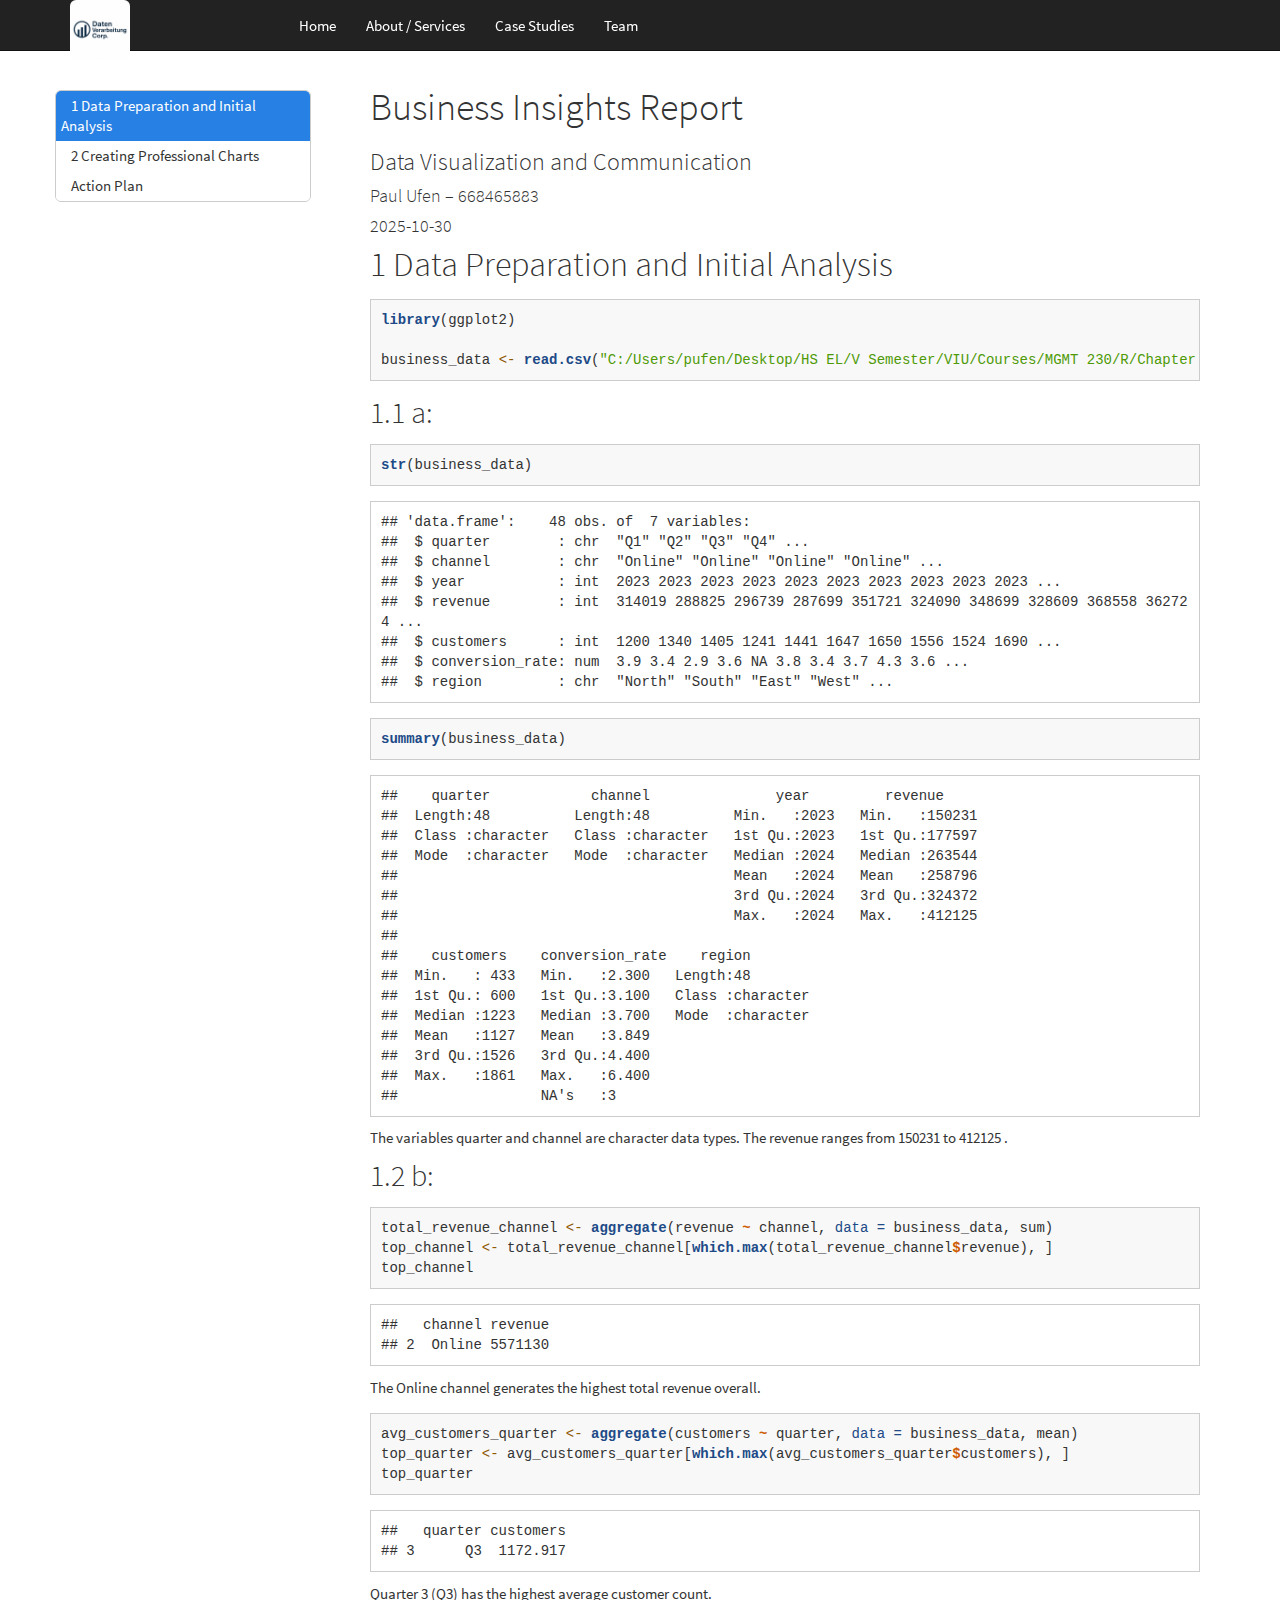
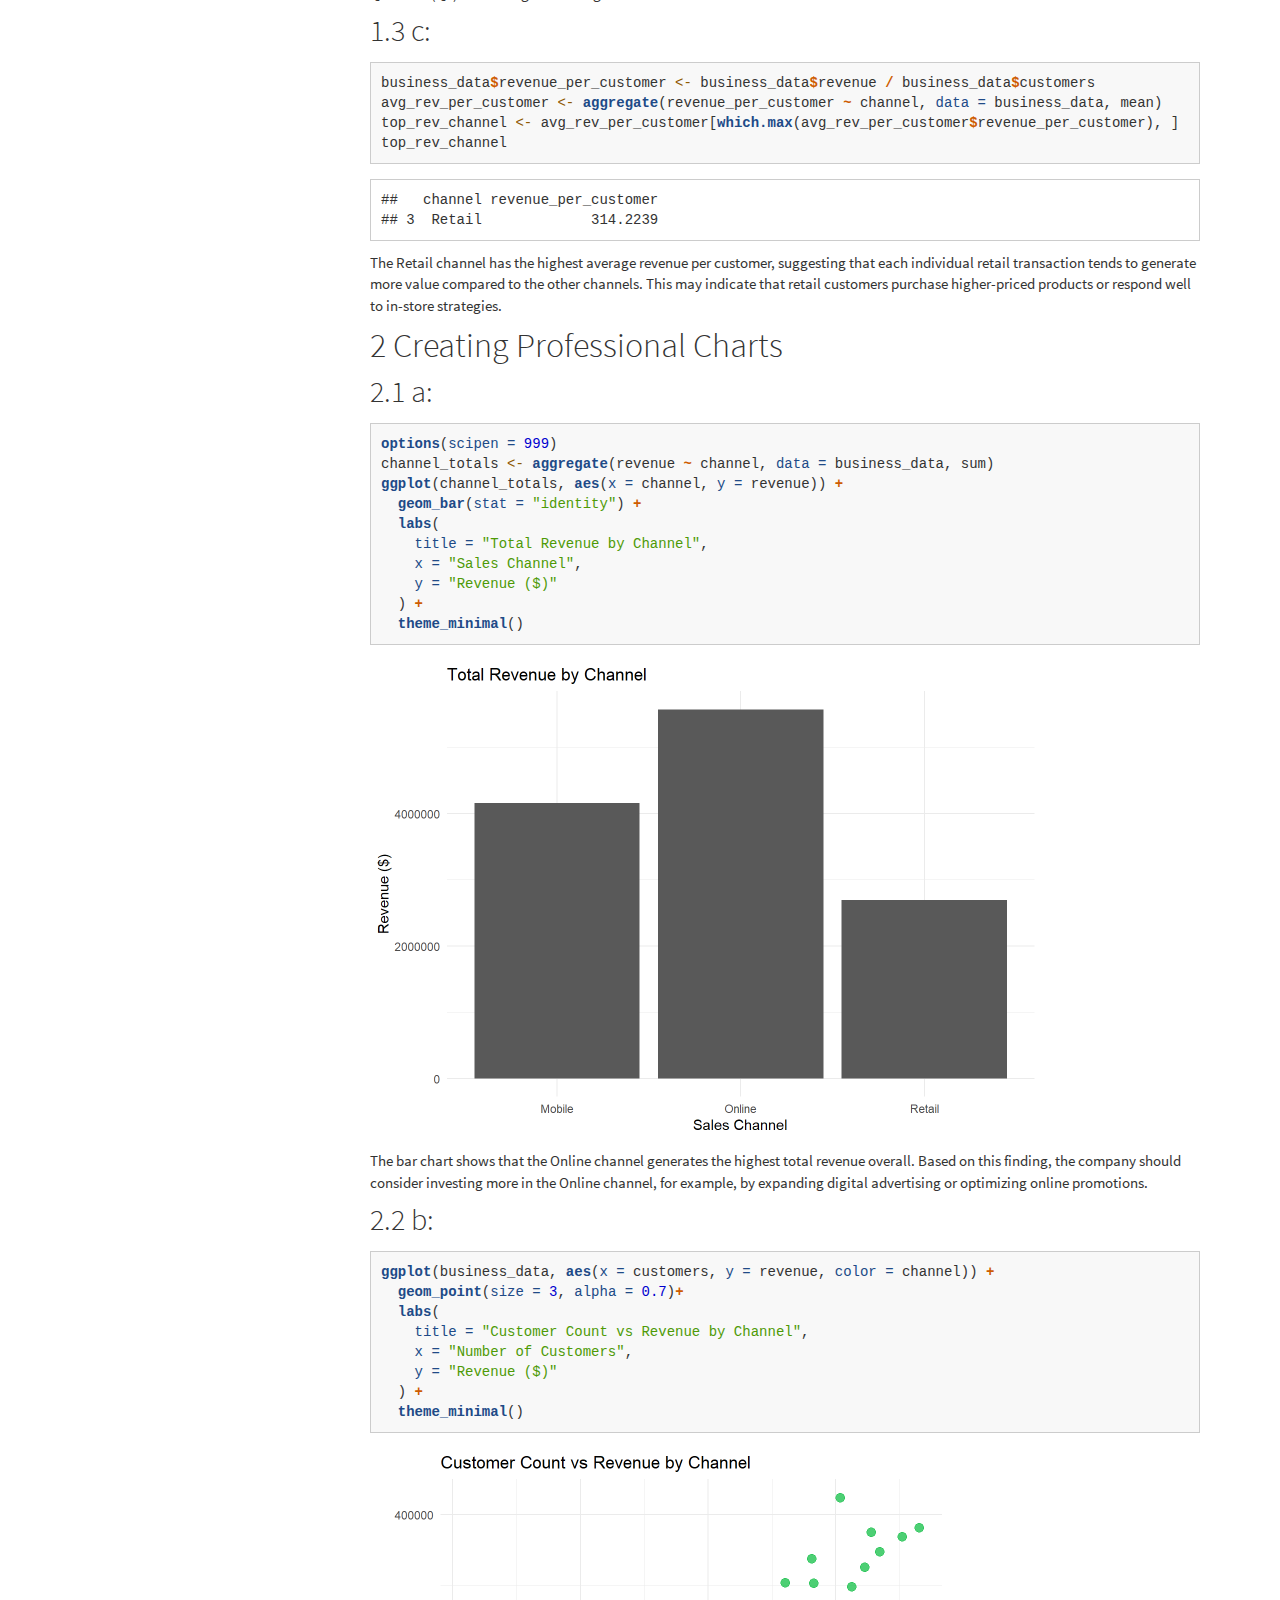
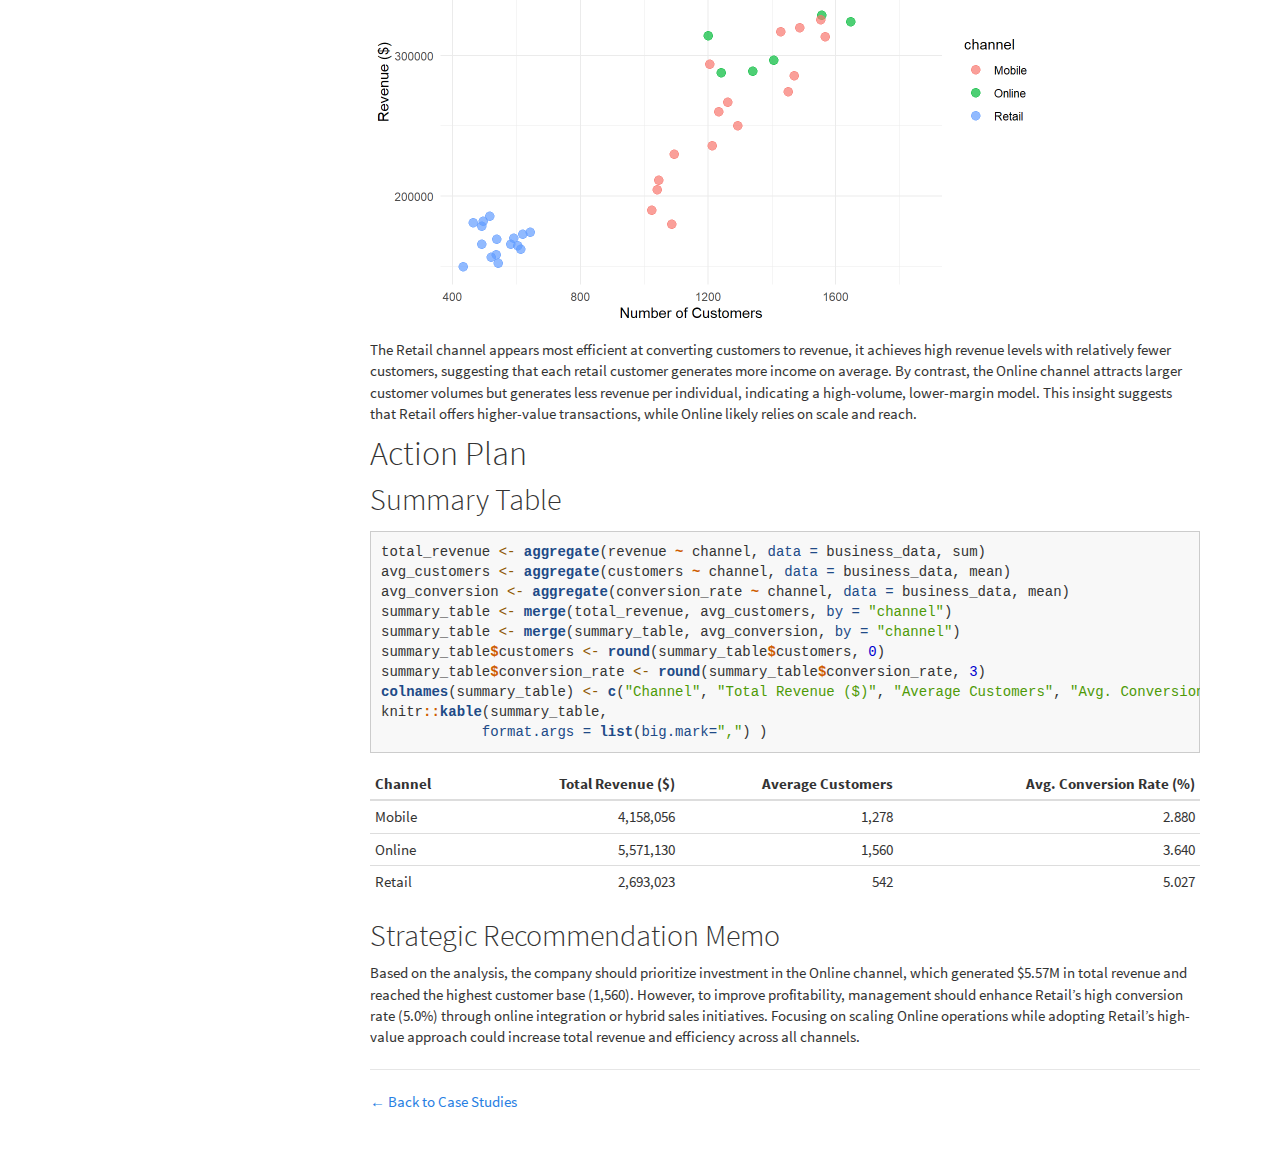
<file: docs/project3.html>
<!DOCTYPE html>

<html>

<head>

<meta charset="utf-8" />
<meta name="generator" content="pandoc" />
<meta http-equiv="X-UA-Compatible" content="IE=EDGE" />


<meta name="author" content="Paul Ufen – 668465883" />

<meta name="date" content="2025-10-30" />

<title>Business Insights Report</title>

<script src="site_libs/header-attrs-2.29/header-attrs.js"></script>
<script src="site_libs/jquery-3.6.0/jquery-3.6.0.min.js"></script>
<meta name="viewport" content="width=device-width, initial-scale=1" />
<link href="site_libs/bootstrap-3.3.5/css/cosmo.min.css" rel="stylesheet" />
<script src="site_libs/bootstrap-3.3.5/js/bootstrap.min.js"></script>
<script src="site_libs/bootstrap-3.3.5/shim/html5shiv.min.js"></script>
<script src="site_libs/bootstrap-3.3.5/shim/respond.min.js"></script>
<style>h1 {font-size: 34px;}
       h1.title {font-size: 38px;}
       h2 {font-size: 30px;}
       h3 {font-size: 24px;}
       h4 {font-size: 18px;}
       h5 {font-size: 16px;}
       h6 {font-size: 12px;}
       code {color: inherit; background-color: rgba(0, 0, 0, 0.04);}
       pre:not([class]) { background-color: white }</style>
<script src="site_libs/jqueryui-1.13.2/jquery-ui.min.js"></script>
<link href="site_libs/tocify-1.9.1/jquery.tocify.css" rel="stylesheet" />
<script src="site_libs/tocify-1.9.1/jquery.tocify.js"></script>
<script src="site_libs/navigation-1.1/tabsets.js"></script>

<style type="text/css">
  code{white-space: pre-wrap;}
  span.smallcaps{font-variant: small-caps;}
  span.underline{text-decoration: underline;}
  div.column{display: inline-block; vertical-align: top; width: 50%;}
  div.hanging-indent{margin-left: 1.5em; text-indent: -1.5em;}
  ul.task-list{list-style: none;}
    </style>



<style type="text/css">
  code {
    white-space: pre;
  }
  .sourceCode {
    overflow: visible;
  }
</style>
<style type="text/css" data-origin="pandoc">
html { -webkit-text-size-adjust: 100%; }
pre > code.sourceCode { white-space: pre; position: relative; }
pre > code.sourceCode > span { display: inline-block; line-height: 1.25; }
pre > code.sourceCode > span:empty { height: 1.2em; }
.sourceCode { overflow: visible; }
code.sourceCode > span { color: inherit; text-decoration: inherit; }
div.sourceCode { margin: 1em 0; }
pre.sourceCode { margin: 0; }
@media screen {
div.sourceCode { overflow: auto; }
}
@media print {
pre > code.sourceCode { white-space: pre-wrap; }
pre > code.sourceCode > span { text-indent: -5em; padding-left: 5em; }
}
pre.numberSource code
  { counter-reset: source-line 0; }
pre.numberSource code > span
  { position: relative; left: -4em; counter-increment: source-line; }
pre.numberSource code > span > a:first-child::before
  { content: counter(source-line);
    position: relative; left: -1em; text-align: right; vertical-align: baseline;
    border: none; display: inline-block;
    -webkit-touch-callout: none; -webkit-user-select: none;
    -khtml-user-select: none; -moz-user-select: none;
    -ms-user-select: none; user-select: none;
    padding: 0 4px; width: 4em;
    color: #aaaaaa;
  }
pre.numberSource { margin-left: 3em; border-left: 1px solid #aaaaaa;  padding-left: 4px; }
div.sourceCode
  {  background-color: #f8f8f8; }
@media screen {
pre > code.sourceCode > span > a:first-child::before { text-decoration: underline; }
}
code span.al { color: #ef2929; } /* Alert */
code span.an { color: #8f5902; font-weight: bold; font-style: italic; } /* Annotation */
code span.at { color: #204a87; } /* Attribute */
code span.bn { color: #0000cf; } /* BaseN */
code span.cf { color: #204a87; font-weight: bold; } /* ControlFlow */
code span.ch { color: #4e9a06; } /* Char */
code span.cn { color: #8f5902; } /* Constant */
code span.co { color: #8f5902; font-style: italic; } /* Comment */
code span.cv { color: #8f5902; font-weight: bold; font-style: italic; } /* CommentVar */
code span.do { color: #8f5902; font-weight: bold; font-style: italic; } /* Documentation */
code span.dt { color: #204a87; } /* DataType */
code span.dv { color: #0000cf; } /* DecVal */
code span.er { color: #a40000; font-weight: bold; } /* Error */
code span.ex { } /* Extension */
code span.fl { color: #0000cf; } /* Float */
code span.fu { color: #204a87; font-weight: bold; } /* Function */
code span.im { } /* Import */
code span.in { color: #8f5902; font-weight: bold; font-style: italic; } /* Information */
code span.kw { color: #204a87; font-weight: bold; } /* Keyword */
code span.op { color: #ce5c00; font-weight: bold; } /* Operator */
code span.ot { color: #8f5902; } /* Other */
code span.pp { color: #8f5902; font-style: italic; } /* Preprocessor */
code span.sc { color: #ce5c00; font-weight: bold; } /* SpecialChar */
code span.ss { color: #4e9a06; } /* SpecialString */
code span.st { color: #4e9a06; } /* String */
code span.va { color: #000000; } /* Variable */
code span.vs { color: #4e9a06; } /* VerbatimString */
code span.wa { color: #8f5902; font-weight: bold; font-style: italic; } /* Warning */

</style>
<script>
// apply pandoc div.sourceCode style to pre.sourceCode instead
(function() {
  var sheets = document.styleSheets;
  for (var i = 0; i < sheets.length; i++) {
    if (sheets[i].ownerNode.dataset["origin"] !== "pandoc") continue;
    try { var rules = sheets[i].cssRules; } catch (e) { continue; }
    var j = 0;
    while (j < rules.length) {
      var rule = rules[j];
      // check if there is a div.sourceCode rule
      if (rule.type !== rule.STYLE_RULE || rule.selectorText !== "div.sourceCode") {
        j++;
        continue;
      }
      var style = rule.style.cssText;
      // check if color or background-color is set
      if (rule.style.color === '' && rule.style.backgroundColor === '') {
        j++;
        continue;
      }
      // replace div.sourceCode by a pre.sourceCode rule
      sheets[i].deleteRule(j);
      sheets[i].insertRule('pre.sourceCode{' + style + '}', j);
    }
  }
})();
</script>




<link rel="stylesheet" href="styles.css" type="text/css" />



<style type = "text/css">
.main-container {
  max-width: 940px;
  margin-left: auto;
  margin-right: auto;
}
img {
  max-width:100%;
}
.tabbed-pane {
  padding-top: 12px;
}
.html-widget {
  margin-bottom: 20px;
}
button.code-folding-btn:focus {
  outline: none;
}
summary {
  display: list-item;
}
details > summary > p:only-child {
  display: inline;
}
pre code {
  padding: 0;
}
</style>


<style type="text/css">
.dropdown-submenu {
  position: relative;
}
.dropdown-submenu>.dropdown-menu {
  top: 0;
  left: 100%;
  margin-top: -6px;
  margin-left: -1px;
  border-radius: 0 6px 6px 6px;
}
.dropdown-submenu:hover>.dropdown-menu {
  display: block;
}
.dropdown-submenu>a:after {
  display: block;
  content: " ";
  float: right;
  width: 0;
  height: 0;
  border-color: transparent;
  border-style: solid;
  border-width: 5px 0 5px 5px;
  border-left-color: #cccccc;
  margin-top: 5px;
  margin-right: -10px;
}
.dropdown-submenu:hover>a:after {
  border-left-color: #adb5bd;
}
.dropdown-submenu.pull-left {
  float: none;
}
.dropdown-submenu.pull-left>.dropdown-menu {
  left: -100%;
  margin-left: 10px;
  border-radius: 6px 0 6px 6px;
}
</style>

<script type="text/javascript">
// manage active state of menu based on current page
$(document).ready(function () {
  // active menu anchor
  href = window.location.pathname
  href = href.substr(href.lastIndexOf('/') + 1)
  if (href === "")
    href = "index.html";
  var menuAnchor = $('a[href="' + href + '"]');

  // mark the anchor link active (and if it's in a dropdown, also mark that active)
  var dropdown = menuAnchor.closest('li.dropdown');
  if (window.bootstrap) { // Bootstrap 4+
    menuAnchor.addClass('active');
    dropdown.find('> .dropdown-toggle').addClass('active');
  } else { // Bootstrap 3
    menuAnchor.parent().addClass('active');
    dropdown.addClass('active');
  }

  // Navbar adjustments
  var navHeight = $(".navbar").first().height() + 15;
  var style = document.createElement('style');
  var pt = "padding-top: " + navHeight + "px; ";
  var mt = "margin-top: -" + navHeight + "px; ";
  var css = "";
  // offset scroll position for anchor links (for fixed navbar)
  for (var i = 1; i <= 6; i++) {
    css += ".section h" + i + "{ " + pt + mt + "}\n";
  }
  style.innerHTML = "body {" + pt + "padding-bottom: 40px; }\n" + css;
  document.head.appendChild(style);
});
</script>

<!-- tabsets -->

<style type="text/css">
.tabset-dropdown > .nav-tabs {
  display: inline-table;
  max-height: 500px;
  min-height: 44px;
  overflow-y: auto;
  border: 1px solid #ddd;
  border-radius: 4px;
}

.tabset-dropdown > .nav-tabs > li.active:before, .tabset-dropdown > .nav-tabs.nav-tabs-open:before {
  content: "\e259";
  font-family: 'Glyphicons Halflings';
  display: inline-block;
  padding: 10px;
  border-right: 1px solid #ddd;
}

.tabset-dropdown > .nav-tabs.nav-tabs-open > li.active:before {
  content: "\e258";
  font-family: 'Glyphicons Halflings';
  border: none;
}

.tabset-dropdown > .nav-tabs > li.active {
  display: block;
}

.tabset-dropdown > .nav-tabs > li > a,
.tabset-dropdown > .nav-tabs > li > a:focus,
.tabset-dropdown > .nav-tabs > li > a:hover {
  border: none;
  display: inline-block;
  border-radius: 4px;
  background-color: transparent;
}

.tabset-dropdown > .nav-tabs.nav-tabs-open > li {
  display: block;
  float: none;
}

.tabset-dropdown > .nav-tabs > li {
  display: none;
}
</style>

<!-- code folding -->



<style type="text/css">

#TOC {
  margin: 25px 0px 20px 0px;
}
@media (max-width: 768px) {
#TOC {
  position: relative;
  width: 100%;
}
}

@media print {
.toc-content {
  /* see https://github.com/w3c/csswg-drafts/issues/4434 */
  float: right;
}
}

.toc-content {
  padding-left: 30px;
  padding-right: 40px;
}

div.main-container {
  max-width: 1200px;
}

div.tocify {
  width: 20%;
  max-width: 260px;
  max-height: 85%;
}

@media (min-width: 768px) and (max-width: 991px) {
  div.tocify {
    width: 25%;
  }
}

@media (max-width: 767px) {
  div.tocify {
    width: 100%;
    max-width: none;
  }
}

.tocify ul, .tocify li {
  line-height: 20px;
}

.tocify-subheader .tocify-item {
  font-size: 0.90em;
}

.tocify .list-group-item {
  border-radius: 0px;
}


</style>



</head>

<body>


<div class="container-fluid main-container">


<!-- setup 3col/9col grid for toc_float and main content  -->
<div class="row">
<div class="col-xs-12 col-sm-4 col-md-3">
<div id="TOC" class="tocify">
</div>
</div>

<div class="toc-content col-xs-12 col-sm-8 col-md-9">




<div class="navbar navbar-default  navbar-fixed-top" role="navigation">
  <div class="container">
    <div class="navbar-header">
      <button type="button" class="navbar-toggle collapsed" data-toggle="collapse" data-bs-toggle="collapse" data-target="#navbar" data-bs-target="#navbar">
        <span class="icon-bar"></span>
        <span class="icon-bar"></span>
        <span class="icon-bar"></span>
      </button>
      <a class="navbar-brand" href="index.html"><img src='images/logo.png' style='height:60px; vertical-align:top; margin-right:10px;'> DatenVerarbeitung Corp.</a>
    </div>
    <div id="navbar" class="navbar-collapse collapse">
      <ul class="nav navbar-nav">
        <li>
  <a href="index.html">Home</a>
</li>
<li>
  <a href="about.html">About / Services</a>
</li>
<li>
  <a href="projects.html">Case Studies</a>
</li>
<li>
  <a href="team.html">Team</a>
</li>
      </ul>
      <ul class="nav navbar-nav navbar-right">
        
      </ul>
    </div><!--/.nav-collapse -->
  </div><!--/.container -->
</div><!--/.navbar -->

<div id="header">



<h1 class="title toc-ignore">Business Insights Report</h1>
<h3 class="subtitle">Data Visualization and Communication</h3>
<h4 class="author">Paul Ufen – 668465883</h4>
<h4 class="date">2025-10-30</h4>

</div>


<div id="data-preparation-and-initial-analysis" class="section level1"
number="1">
<h1><span class="header-section-number">1</span> Data Preparation and
Initial Analysis</h1>
<div class="sourceCode" id="cb1"><pre class="sourceCode r"><code class="sourceCode r"><span id="cb1-1"><a href="#cb1-1" tabindex="-1"></a><span class="fu">library</span>(ggplot2)</span>
<span id="cb1-2"><a href="#cb1-2" tabindex="-1"></a></span>
<span id="cb1-3"><a href="#cb1-3" tabindex="-1"></a>business_data <span class="ot">&lt;-</span> <span class="fu">read.csv</span>(<span class="st">&quot;C:/Users/pufen/Desktop/HS EL/V Semester/VIU/Courses/MGMT 230/R/Chapter 3/Chapter 03 Test/business_performance.csv&quot;</span>)</span></code></pre></div>
<div id="a" class="section level2" number="1.1">
<h2><span class="header-section-number">1.1</span> a:</h2>
<div class="sourceCode" id="cb2"><pre class="sourceCode r"><code class="sourceCode r"><span id="cb2-1"><a href="#cb2-1" tabindex="-1"></a><span class="fu">str</span>(business_data) </span></code></pre></div>
<pre><code>## &#39;data.frame&#39;:    48 obs. of  7 variables:
##  $ quarter        : chr  &quot;Q1&quot; &quot;Q2&quot; &quot;Q3&quot; &quot;Q4&quot; ...
##  $ channel        : chr  &quot;Online&quot; &quot;Online&quot; &quot;Online&quot; &quot;Online&quot; ...
##  $ year           : int  2023 2023 2023 2023 2023 2023 2023 2023 2023 2023 ...
##  $ revenue        : int  314019 288825 296739 287699 351721 324090 348699 328609 368558 362724 ...
##  $ customers      : int  1200 1340 1405 1241 1441 1647 1650 1556 1524 1690 ...
##  $ conversion_rate: num  3.9 3.4 2.9 3.6 NA 3.8 3.4 3.7 4.3 3.6 ...
##  $ region         : chr  &quot;North&quot; &quot;South&quot; &quot;East&quot; &quot;West&quot; ...</code></pre>
<div class="sourceCode" id="cb4"><pre class="sourceCode r"><code class="sourceCode r"><span id="cb4-1"><a href="#cb4-1" tabindex="-1"></a><span class="fu">summary</span>(business_data)</span></code></pre></div>
<pre><code>##    quarter            channel               year         revenue      
##  Length:48          Length:48          Min.   :2023   Min.   :150231  
##  Class :character   Class :character   1st Qu.:2023   1st Qu.:177597  
##  Mode  :character   Mode  :character   Median :2024   Median :263544  
##                                        Mean   :2024   Mean   :258796  
##                                        3rd Qu.:2024   3rd Qu.:324372  
##                                        Max.   :2024   Max.   :412125  
##                                                                       
##    customers    conversion_rate    region         
##  Min.   : 433   Min.   :2.300   Length:48         
##  1st Qu.: 600   1st Qu.:3.100   Class :character  
##  Median :1223   Median :3.700   Mode  :character  
##  Mean   :1127   Mean   :3.849                     
##  3rd Qu.:1526   3rd Qu.:4.400                     
##  Max.   :1861   Max.   :6.400                     
##                 NA&#39;s   :3</code></pre>
<p>The variables quarter and channel are character data types. The
revenue ranges from 150231 to 412125 .</p>
</div>
<div id="b" class="section level2" number="1.2">
<h2><span class="header-section-number">1.2</span> b:</h2>
<div class="sourceCode" id="cb6"><pre class="sourceCode r"><code class="sourceCode r"><span id="cb6-1"><a href="#cb6-1" tabindex="-1"></a>total_revenue_channel <span class="ot">&lt;-</span> <span class="fu">aggregate</span>(revenue <span class="sc">~</span> channel, <span class="at">data =</span> business_data, sum)</span>
<span id="cb6-2"><a href="#cb6-2" tabindex="-1"></a>top_channel <span class="ot">&lt;-</span> total_revenue_channel[<span class="fu">which.max</span>(total_revenue_channel<span class="sc">$</span>revenue), ]</span>
<span id="cb6-3"><a href="#cb6-3" tabindex="-1"></a>top_channel</span></code></pre></div>
<pre><code>##   channel revenue
## 2  Online 5571130</code></pre>
<p>The Online channel generates the highest total revenue overall.</p>
<div class="sourceCode" id="cb8"><pre class="sourceCode r"><code class="sourceCode r"><span id="cb8-1"><a href="#cb8-1" tabindex="-1"></a>avg_customers_quarter <span class="ot">&lt;-</span> <span class="fu">aggregate</span>(customers <span class="sc">~</span> quarter, <span class="at">data =</span> business_data, mean)</span>
<span id="cb8-2"><a href="#cb8-2" tabindex="-1"></a>top_quarter <span class="ot">&lt;-</span> avg_customers_quarter[<span class="fu">which.max</span>(avg_customers_quarter<span class="sc">$</span>customers), ]</span>
<span id="cb8-3"><a href="#cb8-3" tabindex="-1"></a>top_quarter</span></code></pre></div>
<pre><code>##   quarter customers
## 3      Q3  1172.917</code></pre>
<p>Quarter 3 (Q3) has the highest average customer count.</p>
</div>
<div id="c" class="section level2" number="1.3">
<h2><span class="header-section-number">1.3</span> c:</h2>
<div class="sourceCode" id="cb10"><pre class="sourceCode r"><code class="sourceCode r"><span id="cb10-1"><a href="#cb10-1" tabindex="-1"></a>business_data<span class="sc">$</span>revenue_per_customer <span class="ot">&lt;-</span> business_data<span class="sc">$</span>revenue <span class="sc">/</span> business_data<span class="sc">$</span>customers</span>
<span id="cb10-2"><a href="#cb10-2" tabindex="-1"></a>avg_rev_per_customer <span class="ot">&lt;-</span> <span class="fu">aggregate</span>(revenue_per_customer <span class="sc">~</span> channel, <span class="at">data =</span> business_data, mean)</span>
<span id="cb10-3"><a href="#cb10-3" tabindex="-1"></a>top_rev_channel <span class="ot">&lt;-</span> avg_rev_per_customer[<span class="fu">which.max</span>(avg_rev_per_customer<span class="sc">$</span>revenue_per_customer), ]</span>
<span id="cb10-4"><a href="#cb10-4" tabindex="-1"></a>top_rev_channel</span></code></pre></div>
<pre><code>##   channel revenue_per_customer
## 3  Retail             314.2239</code></pre>
<p>The Retail channel has the highest average revenue per customer,
suggesting that each individual retail transaction tends to generate
more value compared to the other channels. This may indicate that retail
customers purchase higher-priced products or respond well to in-store
strategies.</p>
</div>
</div>
<div id="creating-professional-charts" class="section level1"
number="2">
<h1><span class="header-section-number">2</span> Creating Professional
Charts</h1>
<div id="a-1" class="section level2" number="2.1">
<h2><span class="header-section-number">2.1</span> a:</h2>
<div class="sourceCode" id="cb12"><pre class="sourceCode r"><code class="sourceCode r"><span id="cb12-1"><a href="#cb12-1" tabindex="-1"></a><span class="fu">options</span>(<span class="at">scipen =</span> <span class="dv">999</span>)</span>
<span id="cb12-2"><a href="#cb12-2" tabindex="-1"></a>channel_totals <span class="ot">&lt;-</span> <span class="fu">aggregate</span>(revenue <span class="sc">~</span> channel, <span class="at">data =</span> business_data, sum)</span>
<span id="cb12-3"><a href="#cb12-3" tabindex="-1"></a><span class="fu">ggplot</span>(channel_totals, <span class="fu">aes</span>(<span class="at">x =</span> channel, <span class="at">y =</span> revenue)) <span class="sc">+</span></span>
<span id="cb12-4"><a href="#cb12-4" tabindex="-1"></a>  <span class="fu">geom_bar</span>(<span class="at">stat =</span> <span class="st">&quot;identity&quot;</span>) <span class="sc">+</span></span>
<span id="cb12-5"><a href="#cb12-5" tabindex="-1"></a>  <span class="fu">labs</span>(</span>
<span id="cb12-6"><a href="#cb12-6" tabindex="-1"></a>    <span class="at">title =</span> <span class="st">&quot;Total Revenue by Channel&quot;</span>,</span>
<span id="cb12-7"><a href="#cb12-7" tabindex="-1"></a>    <span class="at">x =</span> <span class="st">&quot;Sales Channel&quot;</span>,</span>
<span id="cb12-8"><a href="#cb12-8" tabindex="-1"></a>    <span class="at">y =</span> <span class="st">&quot;Revenue ($)&quot;</span></span>
<span id="cb12-9"><a href="#cb12-9" tabindex="-1"></a>  ) <span class="sc">+</span></span>
<span id="cb12-10"><a href="#cb12-10" tabindex="-1"></a>  <span class="fu">theme_minimal</span>()</span></code></pre></div>
<p><img src="project3_files/figure-html/unnamed-chunk-5-1.png" width="672" /></p>
<p>The bar chart shows that the Online channel generates the highest
total revenue overall. Based on this finding, the company should
consider investing more in the Online channel, for example, by expanding
digital advertising or optimizing online promotions.</p>
</div>
<div id="b-1" class="section level2" number="2.2">
<h2><span class="header-section-number">2.2</span> b:</h2>
<div class="sourceCode" id="cb13"><pre class="sourceCode r"><code class="sourceCode r"><span id="cb13-1"><a href="#cb13-1" tabindex="-1"></a><span class="fu">ggplot</span>(business_data, <span class="fu">aes</span>(<span class="at">x =</span> customers, <span class="at">y =</span> revenue, <span class="at">color =</span> channel)) <span class="sc">+</span></span>
<span id="cb13-2"><a href="#cb13-2" tabindex="-1"></a>  <span class="fu">geom_point</span>(<span class="at">size =</span> <span class="dv">3</span>, <span class="at">alpha =</span> <span class="fl">0.7</span>)<span class="sc">+</span></span>
<span id="cb13-3"><a href="#cb13-3" tabindex="-1"></a>  <span class="fu">labs</span>(</span>
<span id="cb13-4"><a href="#cb13-4" tabindex="-1"></a>    <span class="at">title =</span> <span class="st">&quot;Customer Count vs Revenue by Channel&quot;</span>,</span>
<span id="cb13-5"><a href="#cb13-5" tabindex="-1"></a>    <span class="at">x =</span> <span class="st">&quot;Number of Customers&quot;</span>,</span>
<span id="cb13-6"><a href="#cb13-6" tabindex="-1"></a>    <span class="at">y =</span> <span class="st">&quot;Revenue ($)&quot;</span></span>
<span id="cb13-7"><a href="#cb13-7" tabindex="-1"></a>  ) <span class="sc">+</span></span>
<span id="cb13-8"><a href="#cb13-8" tabindex="-1"></a>  <span class="fu">theme_minimal</span>()</span></code></pre></div>
<p><img src="project3_files/figure-html/unnamed-chunk-6-1.png" width="672" /></p>
<p>The Retail channel appears most efficient at converting customers to
revenue, it achieves high revenue levels with relatively fewer
customers, suggesting that each retail customer generates more income on
average. By contrast, the Online channel attracts larger customer
volumes but generates less revenue per individual, indicating a
high-volume, lower-margin model. This insight suggests that Retail
offers higher-value transactions, while Online likely relies on scale
and reach.</p>
</div>
</div>
<div id="action-plan" class="section level1 unnumbered">
<h1 class="unnumbered">Action Plan</h1>
<div id="summary-table" class="section level2 unnumbered">
<h2 class="unnumbered">Summary Table</h2>
<div class="sourceCode" id="cb14"><pre class="sourceCode r"><code class="sourceCode r"><span id="cb14-1"><a href="#cb14-1" tabindex="-1"></a>total_revenue <span class="ot">&lt;-</span> <span class="fu">aggregate</span>(revenue <span class="sc">~</span> channel, <span class="at">data =</span> business_data, sum)</span>
<span id="cb14-2"><a href="#cb14-2" tabindex="-1"></a>avg_customers <span class="ot">&lt;-</span> <span class="fu">aggregate</span>(customers <span class="sc">~</span> channel, <span class="at">data =</span> business_data, mean)</span>
<span id="cb14-3"><a href="#cb14-3" tabindex="-1"></a>avg_conversion <span class="ot">&lt;-</span> <span class="fu">aggregate</span>(conversion_rate <span class="sc">~</span> channel, <span class="at">data =</span> business_data, mean)</span>
<span id="cb14-4"><a href="#cb14-4" tabindex="-1"></a>summary_table <span class="ot">&lt;-</span> <span class="fu">merge</span>(total_revenue, avg_customers, <span class="at">by =</span> <span class="st">&quot;channel&quot;</span>)</span>
<span id="cb14-5"><a href="#cb14-5" tabindex="-1"></a>summary_table <span class="ot">&lt;-</span> <span class="fu">merge</span>(summary_table, avg_conversion, <span class="at">by =</span> <span class="st">&quot;channel&quot;</span>)</span>
<span id="cb14-6"><a href="#cb14-6" tabindex="-1"></a>summary_table<span class="sc">$</span>customers <span class="ot">&lt;-</span> <span class="fu">round</span>(summary_table<span class="sc">$</span>customers, <span class="dv">0</span>)</span>
<span id="cb14-7"><a href="#cb14-7" tabindex="-1"></a>summary_table<span class="sc">$</span>conversion_rate <span class="ot">&lt;-</span> <span class="fu">round</span>(summary_table<span class="sc">$</span>conversion_rate, <span class="dv">3</span>)</span>
<span id="cb14-8"><a href="#cb14-8" tabindex="-1"></a><span class="fu">colnames</span>(summary_table) <span class="ot">&lt;-</span> <span class="fu">c</span>(<span class="st">&quot;Channel&quot;</span>, <span class="st">&quot;Total Revenue ($)&quot;</span>, <span class="st">&quot;Average Customers&quot;</span>, <span class="st">&quot;Avg. Conversion Rate (%)&quot;</span>)</span>
<span id="cb14-9"><a href="#cb14-9" tabindex="-1"></a>knitr<span class="sc">::</span><span class="fu">kable</span>(summary_table,</span>
<span id="cb14-10"><a href="#cb14-10" tabindex="-1"></a>            <span class="at">format.args =</span> <span class="fu">list</span>(<span class="at">big.mark=</span><span class="st">&quot;,&quot;</span>) )</span></code></pre></div>
<table>
<colgroup>
<col width="11%" />
<col width="26%" />
<col width="26%" />
<col width="36%" />
</colgroup>
<thead>
<tr class="header">
<th align="left">Channel</th>
<th align="right">Total Revenue ($)</th>
<th align="right">Average Customers</th>
<th align="right">Avg. Conversion Rate (%)</th>
</tr>
</thead>
<tbody>
<tr class="odd">
<td align="left">Mobile</td>
<td align="right">4,158,056</td>
<td align="right">1,278</td>
<td align="right">2.880</td>
</tr>
<tr class="even">
<td align="left">Online</td>
<td align="right">5,571,130</td>
<td align="right">1,560</td>
<td align="right">3.640</td>
</tr>
<tr class="odd">
<td align="left">Retail</td>
<td align="right">2,693,023</td>
<td align="right">542</td>
<td align="right">5.027</td>
</tr>
</tbody>
</table>
</div>
<div id="strategic-recommendation-memo"
class="section level2 unnumbered">
<h2 class="unnumbered">Strategic Recommendation Memo</h2>
<p>Based on the analysis, the company should prioritize investment in
the Online channel, which generated $5.57M in total revenue and reached
the highest customer base (1,560). However, to improve profitability,
management should enhance Retail’s high conversion rate (5.0%) through
online integration or hybrid sales initiatives. Focusing on scaling
Online operations while adopting Retail’s high-value approach could
increase total revenue and efficiency across all channels.</p>
<hr />
<p><a href="projects.html">← Back to Case Studies</a></p>
</div>
</div>



</div>
</div>

</div>

<script>

// add bootstrap table styles to pandoc tables
function bootstrapStylePandocTables() {
  $('tr.odd').parent('tbody').parent('table').addClass('table table-condensed');
}
$(document).ready(function () {
  bootstrapStylePandocTables();
});


</script>

<!-- tabsets -->

<script>
$(document).ready(function () {
  window.buildTabsets("TOC");
});

$(document).ready(function () {
  $('.tabset-dropdown > .nav-tabs > li').click(function () {
    $(this).parent().toggleClass('nav-tabs-open');
  });
});
</script>

<!-- code folding -->

<script>
$(document).ready(function ()  {

    // temporarily add toc-ignore selector to headers for the consistency with Pandoc
    $('.unlisted.unnumbered').addClass('toc-ignore')

    // move toc-ignore selectors from section div to header
    $('div.section.toc-ignore')
        .removeClass('toc-ignore')
        .children('h1,h2,h3,h4,h5').addClass('toc-ignore');

    // establish options
    var options = {
      selectors: "h1,h2",
      theme: "bootstrap3",
      context: '.toc-content',
      hashGenerator: function (text) {
        return text.replace(/[.\\/?&!#<>]/g, '').replace(/\s/g, '_');
      },
      ignoreSelector: ".toc-ignore",
      scrollTo: 0
    };
    options.showAndHide = true;
    options.smoothScroll = true;

    // tocify
    var toc = $("#TOC").tocify(options).data("toc-tocify");
});
</script>

<!-- dynamically load mathjax for compatibility with self-contained -->
<script>
  (function () {
    var script = document.createElement("script");
    script.type = "text/javascript";
    script.src  = "https://mathjax.rstudio.com/latest/MathJax.js?config=TeX-AMS-MML_HTMLorMML";
    document.getElementsByTagName("head")[0].appendChild(script);
  })();
</script>

</body>
</html>
</file>
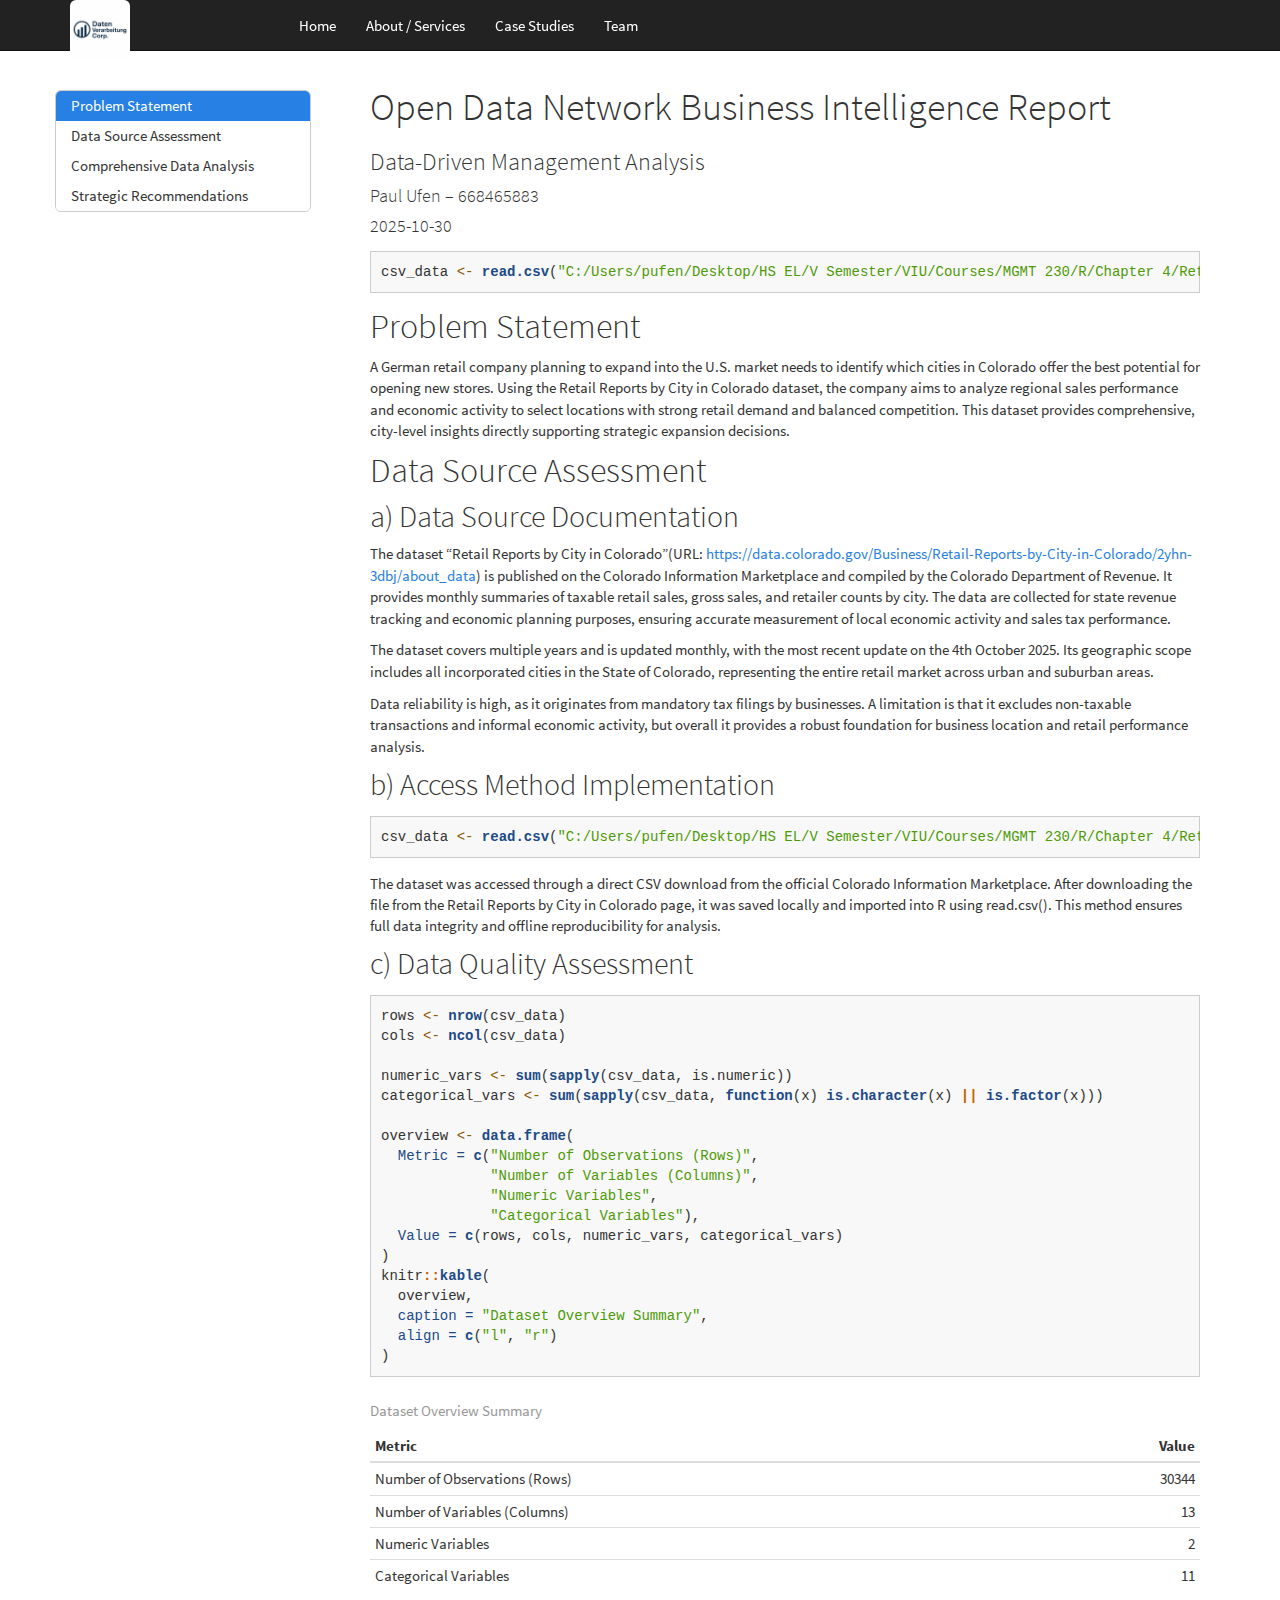
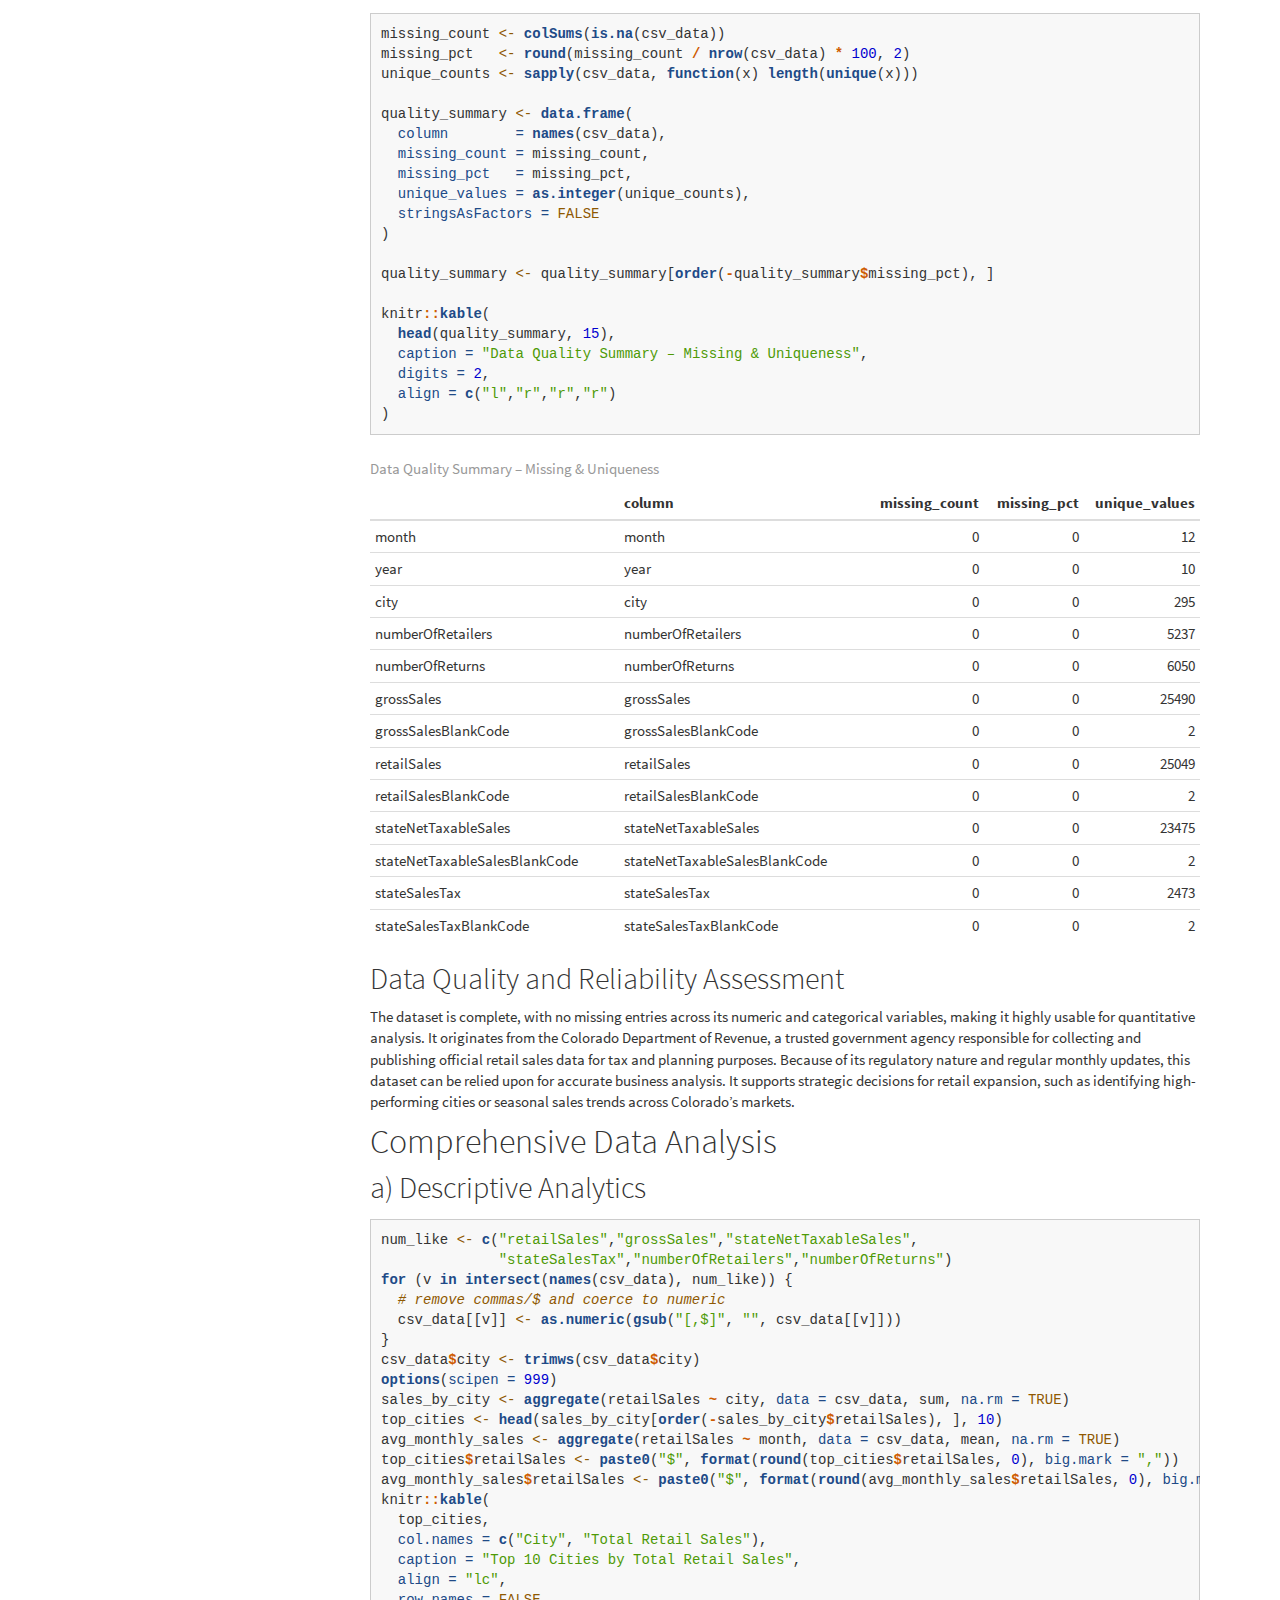
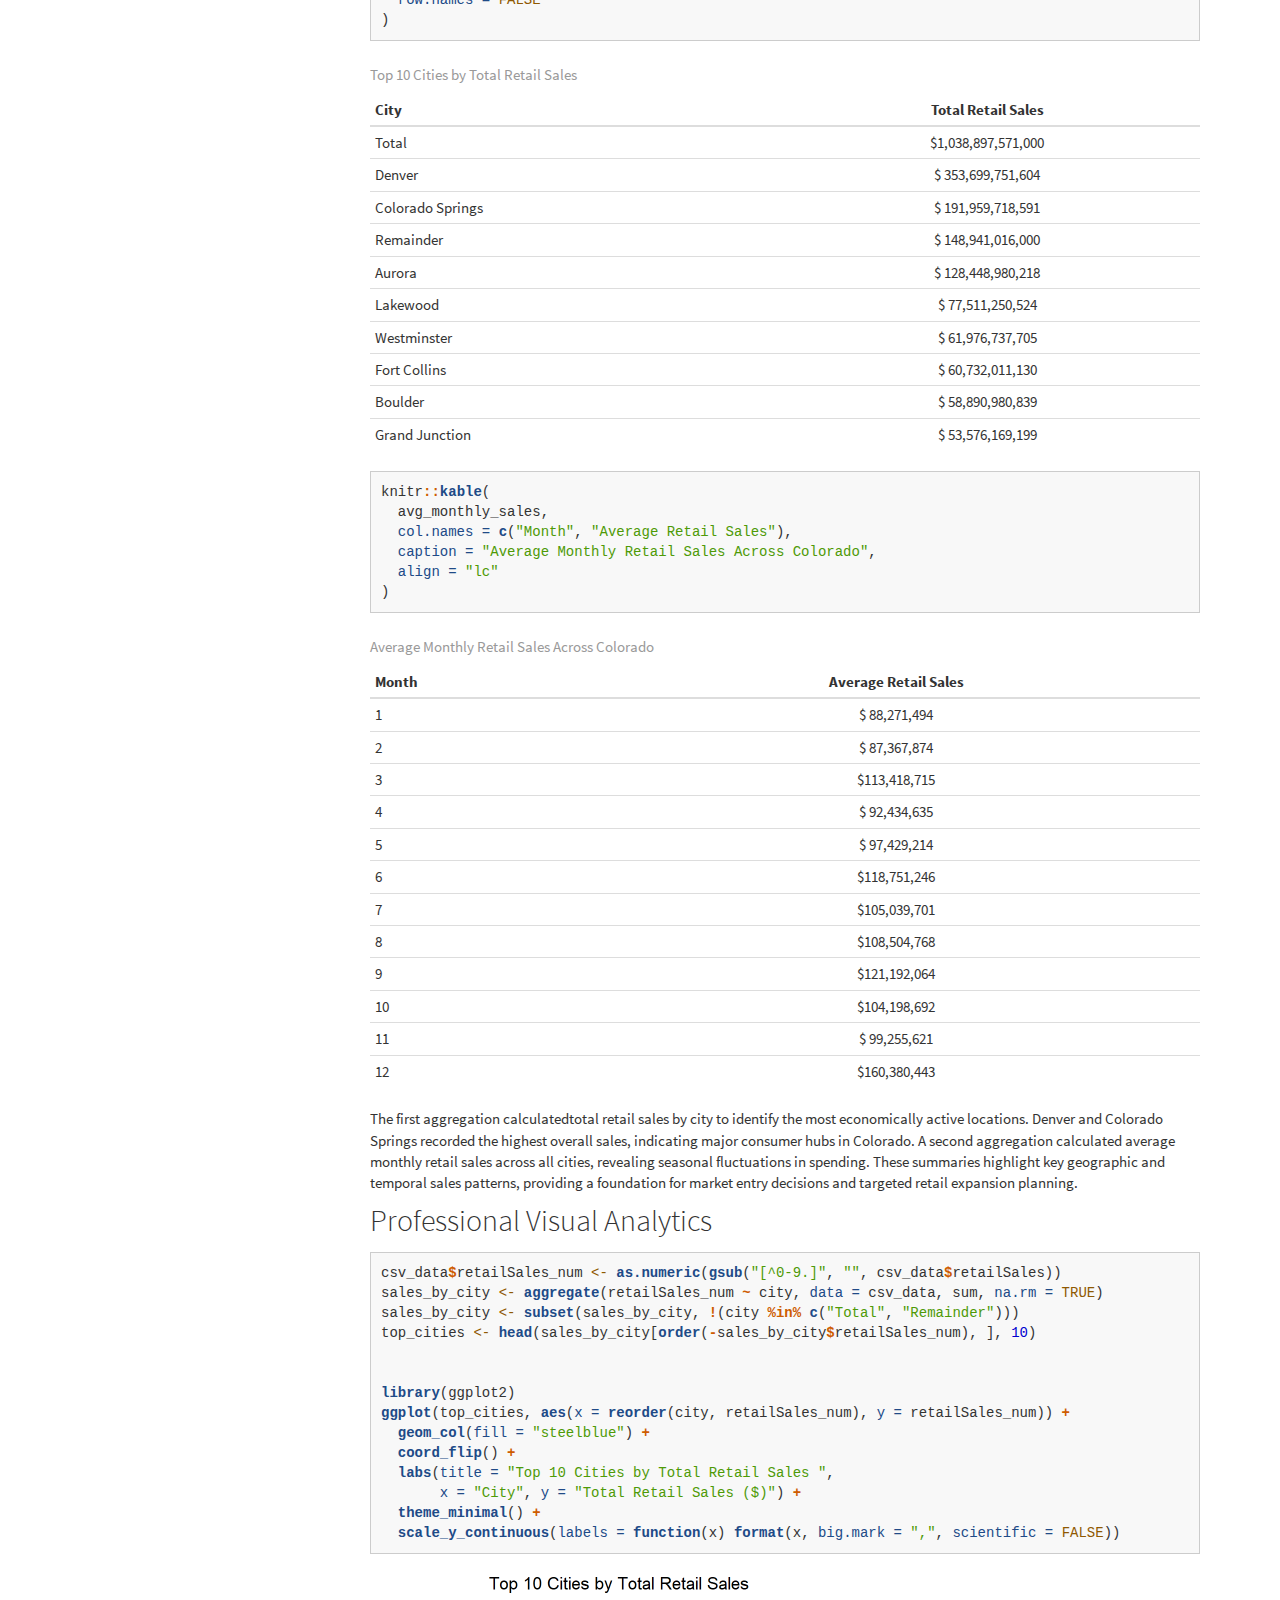
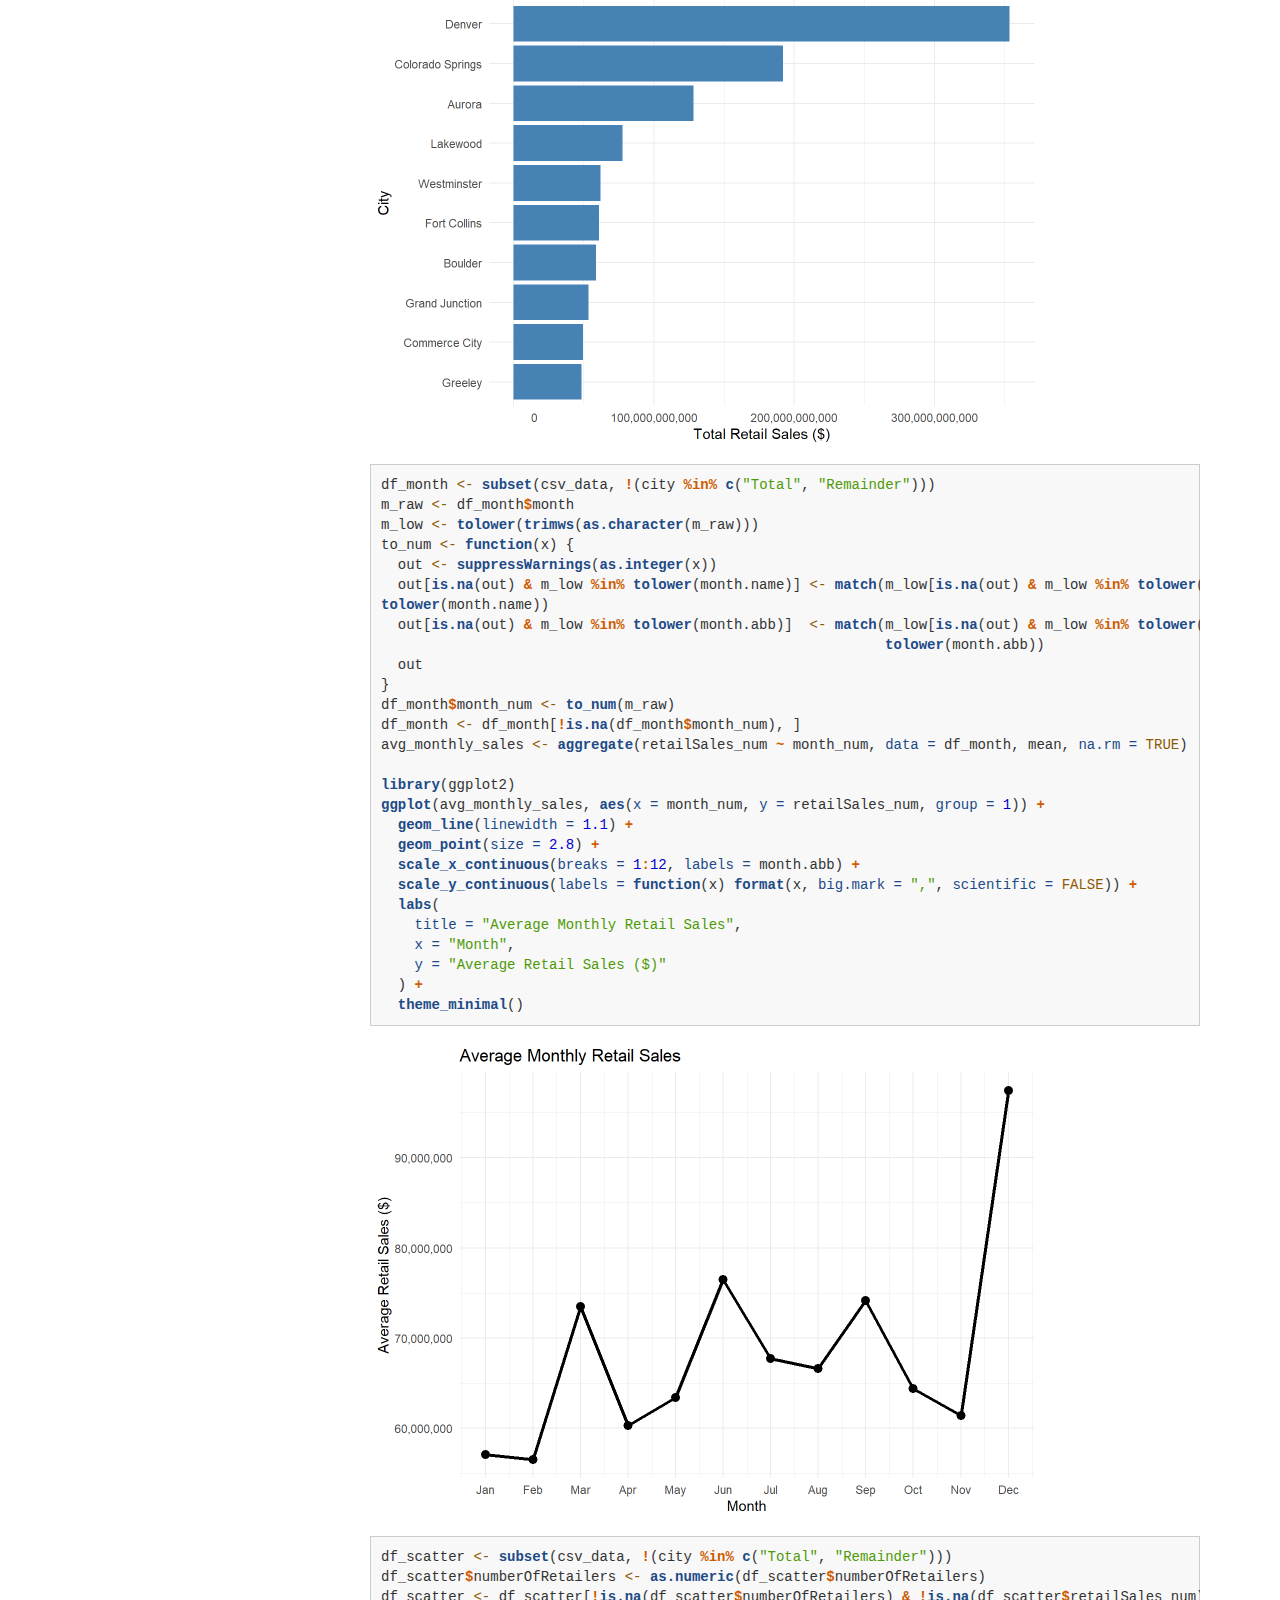
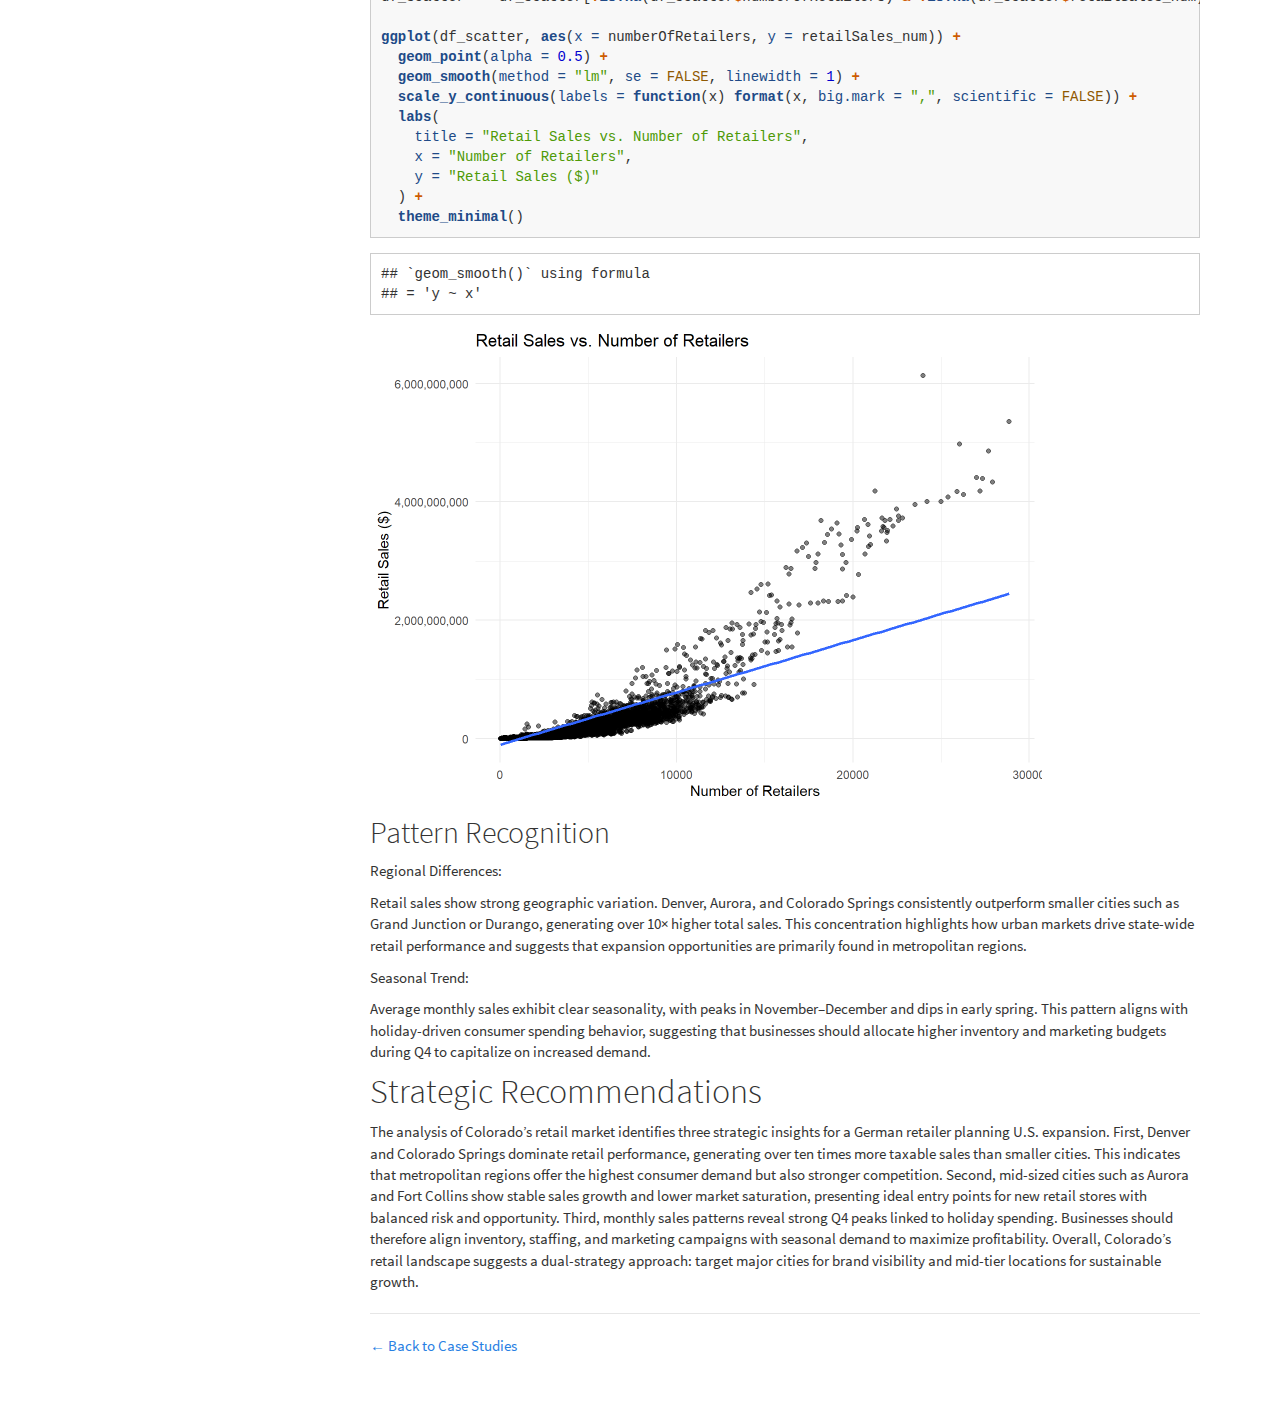
<file: docs/project4.html>
<!DOCTYPE html>

<html>

<head>

<meta charset="utf-8" />
<meta name="generator" content="pandoc" />
<meta http-equiv="X-UA-Compatible" content="IE=EDGE" />


<meta name="author" content="Paul Ufen – 668465883" />

<meta name="date" content="2025-10-30" />

<title>Open Data Network Business Intelligence Report</title>

<script src="site_libs/header-attrs-2.29/header-attrs.js"></script>
<script src="site_libs/jquery-3.6.0/jquery-3.6.0.min.js"></script>
<meta name="viewport" content="width=device-width, initial-scale=1" />
<link href="site_libs/bootstrap-3.3.5/css/cosmo.min.css" rel="stylesheet" />
<script src="site_libs/bootstrap-3.3.5/js/bootstrap.min.js"></script>
<script src="site_libs/bootstrap-3.3.5/shim/html5shiv.min.js"></script>
<script src="site_libs/bootstrap-3.3.5/shim/respond.min.js"></script>
<style>h1 {font-size: 34px;}
       h1.title {font-size: 38px;}
       h2 {font-size: 30px;}
       h3 {font-size: 24px;}
       h4 {font-size: 18px;}
       h5 {font-size: 16px;}
       h6 {font-size: 12px;}
       code {color: inherit; background-color: rgba(0, 0, 0, 0.04);}
       pre:not([class]) { background-color: white }</style>
<script src="site_libs/jqueryui-1.13.2/jquery-ui.min.js"></script>
<link href="site_libs/tocify-1.9.1/jquery.tocify.css" rel="stylesheet" />
<script src="site_libs/tocify-1.9.1/jquery.tocify.js"></script>
<script src="site_libs/navigation-1.1/tabsets.js"></script>

<style type="text/css">
  code{white-space: pre-wrap;}
  span.smallcaps{font-variant: small-caps;}
  span.underline{text-decoration: underline;}
  div.column{display: inline-block; vertical-align: top; width: 50%;}
  div.hanging-indent{margin-left: 1.5em; text-indent: -1.5em;}
  ul.task-list{list-style: none;}
    </style>



<style type="text/css">
  code {
    white-space: pre;
  }
  .sourceCode {
    overflow: visible;
  }
</style>
<style type="text/css" data-origin="pandoc">
html { -webkit-text-size-adjust: 100%; }
pre > code.sourceCode { white-space: pre; position: relative; }
pre > code.sourceCode > span { display: inline-block; line-height: 1.25; }
pre > code.sourceCode > span:empty { height: 1.2em; }
.sourceCode { overflow: visible; }
code.sourceCode > span { color: inherit; text-decoration: inherit; }
div.sourceCode { margin: 1em 0; }
pre.sourceCode { margin: 0; }
@media screen {
div.sourceCode { overflow: auto; }
}
@media print {
pre > code.sourceCode { white-space: pre-wrap; }
pre > code.sourceCode > span { text-indent: -5em; padding-left: 5em; }
}
pre.numberSource code
  { counter-reset: source-line 0; }
pre.numberSource code > span
  { position: relative; left: -4em; counter-increment: source-line; }
pre.numberSource code > span > a:first-child::before
  { content: counter(source-line);
    position: relative; left: -1em; text-align: right; vertical-align: baseline;
    border: none; display: inline-block;
    -webkit-touch-callout: none; -webkit-user-select: none;
    -khtml-user-select: none; -moz-user-select: none;
    -ms-user-select: none; user-select: none;
    padding: 0 4px; width: 4em;
    color: #aaaaaa;
  }
pre.numberSource { margin-left: 3em; border-left: 1px solid #aaaaaa;  padding-left: 4px; }
div.sourceCode
  {  background-color: #f8f8f8; }
@media screen {
pre > code.sourceCode > span > a:first-child::before { text-decoration: underline; }
}
code span.al { color: #ef2929; } /* Alert */
code span.an { color: #8f5902; font-weight: bold; font-style: italic; } /* Annotation */
code span.at { color: #204a87; } /* Attribute */
code span.bn { color: #0000cf; } /* BaseN */
code span.cf { color: #204a87; font-weight: bold; } /* ControlFlow */
code span.ch { color: #4e9a06; } /* Char */
code span.cn { color: #8f5902; } /* Constant */
code span.co { color: #8f5902; font-style: italic; } /* Comment */
code span.cv { color: #8f5902; font-weight: bold; font-style: italic; } /* CommentVar */
code span.do { color: #8f5902; font-weight: bold; font-style: italic; } /* Documentation */
code span.dt { color: #204a87; } /* DataType */
code span.dv { color: #0000cf; } /* DecVal */
code span.er { color: #a40000; font-weight: bold; } /* Error */
code span.ex { } /* Extension */
code span.fl { color: #0000cf; } /* Float */
code span.fu { color: #204a87; font-weight: bold; } /* Function */
code span.im { } /* Import */
code span.in { color: #8f5902; font-weight: bold; font-style: italic; } /* Information */
code span.kw { color: #204a87; font-weight: bold; } /* Keyword */
code span.op { color: #ce5c00; font-weight: bold; } /* Operator */
code span.ot { color: #8f5902; } /* Other */
code span.pp { color: #8f5902; font-style: italic; } /* Preprocessor */
code span.sc { color: #ce5c00; font-weight: bold; } /* SpecialChar */
code span.ss { color: #4e9a06; } /* SpecialString */
code span.st { color: #4e9a06; } /* String */
code span.va { color: #000000; } /* Variable */
code span.vs { color: #4e9a06; } /* VerbatimString */
code span.wa { color: #8f5902; font-weight: bold; font-style: italic; } /* Warning */

</style>
<script>
// apply pandoc div.sourceCode style to pre.sourceCode instead
(function() {
  var sheets = document.styleSheets;
  for (var i = 0; i < sheets.length; i++) {
    if (sheets[i].ownerNode.dataset["origin"] !== "pandoc") continue;
    try { var rules = sheets[i].cssRules; } catch (e) { continue; }
    var j = 0;
    while (j < rules.length) {
      var rule = rules[j];
      // check if there is a div.sourceCode rule
      if (rule.type !== rule.STYLE_RULE || rule.selectorText !== "div.sourceCode") {
        j++;
        continue;
      }
      var style = rule.style.cssText;
      // check if color or background-color is set
      if (rule.style.color === '' && rule.style.backgroundColor === '') {
        j++;
        continue;
      }
      // replace div.sourceCode by a pre.sourceCode rule
      sheets[i].deleteRule(j);
      sheets[i].insertRule('pre.sourceCode{' + style + '}', j);
    }
  }
})();
</script>




<link rel="stylesheet" href="styles.css" type="text/css" />



<style type = "text/css">
.main-container {
  max-width: 940px;
  margin-left: auto;
  margin-right: auto;
}
img {
  max-width:100%;
}
.tabbed-pane {
  padding-top: 12px;
}
.html-widget {
  margin-bottom: 20px;
}
button.code-folding-btn:focus {
  outline: none;
}
summary {
  display: list-item;
}
details > summary > p:only-child {
  display: inline;
}
pre code {
  padding: 0;
}
</style>


<style type="text/css">
.dropdown-submenu {
  position: relative;
}
.dropdown-submenu>.dropdown-menu {
  top: 0;
  left: 100%;
  margin-top: -6px;
  margin-left: -1px;
  border-radius: 0 6px 6px 6px;
}
.dropdown-submenu:hover>.dropdown-menu {
  display: block;
}
.dropdown-submenu>a:after {
  display: block;
  content: " ";
  float: right;
  width: 0;
  height: 0;
  border-color: transparent;
  border-style: solid;
  border-width: 5px 0 5px 5px;
  border-left-color: #cccccc;
  margin-top: 5px;
  margin-right: -10px;
}
.dropdown-submenu:hover>a:after {
  border-left-color: #adb5bd;
}
.dropdown-submenu.pull-left {
  float: none;
}
.dropdown-submenu.pull-left>.dropdown-menu {
  left: -100%;
  margin-left: 10px;
  border-radius: 6px 0 6px 6px;
}
</style>

<script type="text/javascript">
// manage active state of menu based on current page
$(document).ready(function () {
  // active menu anchor
  href = window.location.pathname
  href = href.substr(href.lastIndexOf('/') + 1)
  if (href === "")
    href = "index.html";
  var menuAnchor = $('a[href="' + href + '"]');

  // mark the anchor link active (and if it's in a dropdown, also mark that active)
  var dropdown = menuAnchor.closest('li.dropdown');
  if (window.bootstrap) { // Bootstrap 4+
    menuAnchor.addClass('active');
    dropdown.find('> .dropdown-toggle').addClass('active');
  } else { // Bootstrap 3
    menuAnchor.parent().addClass('active');
    dropdown.addClass('active');
  }

  // Navbar adjustments
  var navHeight = $(".navbar").first().height() + 15;
  var style = document.createElement('style');
  var pt = "padding-top: " + navHeight + "px; ";
  var mt = "margin-top: -" + navHeight + "px; ";
  var css = "";
  // offset scroll position for anchor links (for fixed navbar)
  for (var i = 1; i <= 6; i++) {
    css += ".section h" + i + "{ " + pt + mt + "}\n";
  }
  style.innerHTML = "body {" + pt + "padding-bottom: 40px; }\n" + css;
  document.head.appendChild(style);
});
</script>

<!-- tabsets -->

<style type="text/css">
.tabset-dropdown > .nav-tabs {
  display: inline-table;
  max-height: 500px;
  min-height: 44px;
  overflow-y: auto;
  border: 1px solid #ddd;
  border-radius: 4px;
}

.tabset-dropdown > .nav-tabs > li.active:before, .tabset-dropdown > .nav-tabs.nav-tabs-open:before {
  content: "\e259";
  font-family: 'Glyphicons Halflings';
  display: inline-block;
  padding: 10px;
  border-right: 1px solid #ddd;
}

.tabset-dropdown > .nav-tabs.nav-tabs-open > li.active:before {
  content: "\e258";
  font-family: 'Glyphicons Halflings';
  border: none;
}

.tabset-dropdown > .nav-tabs > li.active {
  display: block;
}

.tabset-dropdown > .nav-tabs > li > a,
.tabset-dropdown > .nav-tabs > li > a:focus,
.tabset-dropdown > .nav-tabs > li > a:hover {
  border: none;
  display: inline-block;
  border-radius: 4px;
  background-color: transparent;
}

.tabset-dropdown > .nav-tabs.nav-tabs-open > li {
  display: block;
  float: none;
}

.tabset-dropdown > .nav-tabs > li {
  display: none;
}
</style>

<!-- code folding -->



<style type="text/css">

#TOC {
  margin: 25px 0px 20px 0px;
}
@media (max-width: 768px) {
#TOC {
  position: relative;
  width: 100%;
}
}

@media print {
.toc-content {
  /* see https://github.com/w3c/csswg-drafts/issues/4434 */
  float: right;
}
}

.toc-content {
  padding-left: 30px;
  padding-right: 40px;
}

div.main-container {
  max-width: 1200px;
}

div.tocify {
  width: 20%;
  max-width: 260px;
  max-height: 85%;
}

@media (min-width: 768px) and (max-width: 991px) {
  div.tocify {
    width: 25%;
  }
}

@media (max-width: 767px) {
  div.tocify {
    width: 100%;
    max-width: none;
  }
}

.tocify ul, .tocify li {
  line-height: 20px;
}

.tocify-subheader .tocify-item {
  font-size: 0.90em;
}

.tocify .list-group-item {
  border-radius: 0px;
}


</style>



</head>

<body>


<div class="container-fluid main-container">


<!-- setup 3col/9col grid for toc_float and main content  -->
<div class="row">
<div class="col-xs-12 col-sm-4 col-md-3">
<div id="TOC" class="tocify">
</div>
</div>

<div class="toc-content col-xs-12 col-sm-8 col-md-9">




<div class="navbar navbar-default  navbar-fixed-top" role="navigation">
  <div class="container">
    <div class="navbar-header">
      <button type="button" class="navbar-toggle collapsed" data-toggle="collapse" data-bs-toggle="collapse" data-target="#navbar" data-bs-target="#navbar">
        <span class="icon-bar"></span>
        <span class="icon-bar"></span>
        <span class="icon-bar"></span>
      </button>
      <a class="navbar-brand" href="index.html"><img src='images/logo.png' style='height:60px; vertical-align:top; margin-right:10px;'> DatenVerarbeitung Corp.</a>
    </div>
    <div id="navbar" class="navbar-collapse collapse">
      <ul class="nav navbar-nav">
        <li>
  <a href="index.html">Home</a>
</li>
<li>
  <a href="about.html">About / Services</a>
</li>
<li>
  <a href="projects.html">Case Studies</a>
</li>
<li>
  <a href="team.html">Team</a>
</li>
      </ul>
      <ul class="nav navbar-nav navbar-right">
        
      </ul>
    </div><!--/.nav-collapse -->
  </div><!--/.container -->
</div><!--/.navbar -->

<div id="header">



<h1 class="title toc-ignore">Open Data Network Business Intelligence
Report</h1>
<h3 class="subtitle">Data-Driven Management Analysis</h3>
<h4 class="author">Paul Ufen – 668465883</h4>
<h4 class="date">2025-10-30</h4>

</div>


<div class="sourceCode" id="cb1"><pre class="sourceCode r"><code class="sourceCode r"><span id="cb1-1"><a href="#cb1-1" tabindex="-1"></a>csv_data <span class="ot">&lt;-</span> <span class="fu">read.csv</span>(<span class="st">&quot;C:/Users/pufen/Desktop/HS EL/V Semester/VIU/Courses/MGMT 230/R/Chapter 4/Retail_Reports_by_City_in_Colorado_20251028.csv&quot;</span>)</span></code></pre></div>
<div id="problem-statement" class="section level1 unnumbered">
<h1 class="unnumbered">Problem Statement</h1>
<p>A German retail company planning to expand into the U.S. market needs
to identify which cities in Colorado offer the best potential for
opening new stores. Using the Retail Reports by City in Colorado
dataset, the company aims to analyze regional sales performance and
economic activity to select locations with strong retail demand and
balanced competition. This dataset provides comprehensive, city-level
insights directly supporting strategic expansion decisions.</p>
</div>
<div id="data-source-assessment" class="section level1 unnumbered">
<h1 class="unnumbered">Data Source Assessment</h1>
<div id="a-data-source-documentation" class="section level2 unnumbered">
<h2 class="unnumbered">a) Data Source Documentation</h2>
<p>The dataset “Retail Reports by City in Colorado”(URL: <a
href="https://data.colorado.gov/Business/Retail-Reports-by-City-in-Colorado/2yhn-3dbj/about_data"
class="uri">https://data.colorado.gov/Business/Retail-Reports-by-City-in-Colorado/2yhn-3dbj/about_data</a>)
is published on the Colorado Information Marketplace and compiled by the
Colorado Department of Revenue. It provides monthly summaries of taxable
retail sales, gross sales, and retailer counts by city. The data are
collected for state revenue tracking and economic planning purposes,
ensuring accurate measurement of local economic activity and sales tax
performance.</p>
<p>The dataset covers multiple years and is updated monthly, with the
most recent update on the 4th October 2025. Its geographic scope
includes all incorporated cities in the State of Colorado, representing
the entire retail market across urban and suburban areas.</p>
<p>Data reliability is high, as it originates from mandatory tax filings
by businesses. A limitation is that it excludes non-taxable transactions
and informal economic activity, but overall it provides a robust
foundation for business location and retail performance analysis.</p>
</div>
<div id="b-access-method-implementation"
class="section level2 unnumbered">
<h2 class="unnumbered">b) Access Method Implementation</h2>
<div class="sourceCode" id="cb2"><pre class="sourceCode r"><code class="sourceCode r"><span id="cb2-1"><a href="#cb2-1" tabindex="-1"></a>csv_data <span class="ot">&lt;-</span> <span class="fu">read.csv</span>(<span class="st">&quot;C:/Users/pufen/Desktop/HS EL/V Semester/VIU/Courses/MGMT 230/R/Chapter 4/Retail_Reports_by_City_in_Colorado_20251028.csv&quot;</span>)</span></code></pre></div>
<p>The dataset was accessed through a direct CSV download from the
official Colorado Information Marketplace. After downloading the file
from the Retail Reports by City in Colorado page, it was saved locally
and imported into R using read.csv(). This method ensures full data
integrity and offline reproducibility for analysis.</p>
</div>
<div id="c-data-quality-assessment" class="section level2 unnumbered">
<h2 class="unnumbered">c) Data Quality Assessment</h2>
<div class="sourceCode" id="cb3"><pre class="sourceCode r"><code class="sourceCode r"><span id="cb3-1"><a href="#cb3-1" tabindex="-1"></a>rows <span class="ot">&lt;-</span> <span class="fu">nrow</span>(csv_data)</span>
<span id="cb3-2"><a href="#cb3-2" tabindex="-1"></a>cols <span class="ot">&lt;-</span> <span class="fu">ncol</span>(csv_data)</span>
<span id="cb3-3"><a href="#cb3-3" tabindex="-1"></a></span>
<span id="cb3-4"><a href="#cb3-4" tabindex="-1"></a>numeric_vars <span class="ot">&lt;-</span> <span class="fu">sum</span>(<span class="fu">sapply</span>(csv_data, is.numeric))</span>
<span id="cb3-5"><a href="#cb3-5" tabindex="-1"></a>categorical_vars <span class="ot">&lt;-</span> <span class="fu">sum</span>(<span class="fu">sapply</span>(csv_data, <span class="cf">function</span>(x) <span class="fu">is.character</span>(x) <span class="sc">||</span> <span class="fu">is.factor</span>(x)))</span>
<span id="cb3-6"><a href="#cb3-6" tabindex="-1"></a></span>
<span id="cb3-7"><a href="#cb3-7" tabindex="-1"></a>overview <span class="ot">&lt;-</span> <span class="fu">data.frame</span>(</span>
<span id="cb3-8"><a href="#cb3-8" tabindex="-1"></a>  <span class="at">Metric =</span> <span class="fu">c</span>(<span class="st">&quot;Number of Observations (Rows)&quot;</span>,</span>
<span id="cb3-9"><a href="#cb3-9" tabindex="-1"></a>             <span class="st">&quot;Number of Variables (Columns)&quot;</span>,</span>
<span id="cb3-10"><a href="#cb3-10" tabindex="-1"></a>             <span class="st">&quot;Numeric Variables&quot;</span>,</span>
<span id="cb3-11"><a href="#cb3-11" tabindex="-1"></a>             <span class="st">&quot;Categorical Variables&quot;</span>),</span>
<span id="cb3-12"><a href="#cb3-12" tabindex="-1"></a>  <span class="at">Value =</span> <span class="fu">c</span>(rows, cols, numeric_vars, categorical_vars)</span>
<span id="cb3-13"><a href="#cb3-13" tabindex="-1"></a>)</span>
<span id="cb3-14"><a href="#cb3-14" tabindex="-1"></a>knitr<span class="sc">::</span><span class="fu">kable</span>(</span>
<span id="cb3-15"><a href="#cb3-15" tabindex="-1"></a>  overview,</span>
<span id="cb3-16"><a href="#cb3-16" tabindex="-1"></a>  <span class="at">caption =</span> <span class="st">&quot;Dataset Overview Summary&quot;</span>,</span>
<span id="cb3-17"><a href="#cb3-17" tabindex="-1"></a>  <span class="at">align =</span> <span class="fu">c</span>(<span class="st">&quot;l&quot;</span>, <span class="st">&quot;r&quot;</span>)</span>
<span id="cb3-18"><a href="#cb3-18" tabindex="-1"></a>)</span></code></pre></div>
<table>
<caption>Dataset Overview Summary</caption>
<thead>
<tr class="header">
<th align="left">Metric</th>
<th align="right">Value</th>
</tr>
</thead>
<tbody>
<tr class="odd">
<td align="left">Number of Observations (Rows)</td>
<td align="right">30344</td>
</tr>
<tr class="even">
<td align="left">Number of Variables (Columns)</td>
<td align="right">13</td>
</tr>
<tr class="odd">
<td align="left">Numeric Variables</td>
<td align="right">2</td>
</tr>
<tr class="even">
<td align="left">Categorical Variables</td>
<td align="right">11</td>
</tr>
</tbody>
</table>
<div class="sourceCode" id="cb4"><pre class="sourceCode r"><code class="sourceCode r"><span id="cb4-1"><a href="#cb4-1" tabindex="-1"></a>missing_count <span class="ot">&lt;-</span> <span class="fu">colSums</span>(<span class="fu">is.na</span>(csv_data))</span>
<span id="cb4-2"><a href="#cb4-2" tabindex="-1"></a>missing_pct   <span class="ot">&lt;-</span> <span class="fu">round</span>(missing_count <span class="sc">/</span> <span class="fu">nrow</span>(csv_data) <span class="sc">*</span> <span class="dv">100</span>, <span class="dv">2</span>)</span>
<span id="cb4-3"><a href="#cb4-3" tabindex="-1"></a>unique_counts <span class="ot">&lt;-</span> <span class="fu">sapply</span>(csv_data, <span class="cf">function</span>(x) <span class="fu">length</span>(<span class="fu">unique</span>(x)))</span>
<span id="cb4-4"><a href="#cb4-4" tabindex="-1"></a></span>
<span id="cb4-5"><a href="#cb4-5" tabindex="-1"></a>quality_summary <span class="ot">&lt;-</span> <span class="fu">data.frame</span>(</span>
<span id="cb4-6"><a href="#cb4-6" tabindex="-1"></a>  <span class="at">column        =</span> <span class="fu">names</span>(csv_data),</span>
<span id="cb4-7"><a href="#cb4-7" tabindex="-1"></a>  <span class="at">missing_count =</span> missing_count,</span>
<span id="cb4-8"><a href="#cb4-8" tabindex="-1"></a>  <span class="at">missing_pct   =</span> missing_pct,</span>
<span id="cb4-9"><a href="#cb4-9" tabindex="-1"></a>  <span class="at">unique_values =</span> <span class="fu">as.integer</span>(unique_counts),</span>
<span id="cb4-10"><a href="#cb4-10" tabindex="-1"></a>  <span class="at">stringsAsFactors =</span> <span class="cn">FALSE</span></span>
<span id="cb4-11"><a href="#cb4-11" tabindex="-1"></a>)</span>
<span id="cb4-12"><a href="#cb4-12" tabindex="-1"></a></span>
<span id="cb4-13"><a href="#cb4-13" tabindex="-1"></a>quality_summary <span class="ot">&lt;-</span> quality_summary[<span class="fu">order</span>(<span class="sc">-</span>quality_summary<span class="sc">$</span>missing_pct), ]</span>
<span id="cb4-14"><a href="#cb4-14" tabindex="-1"></a></span>
<span id="cb4-15"><a href="#cb4-15" tabindex="-1"></a>knitr<span class="sc">::</span><span class="fu">kable</span>(</span>
<span id="cb4-16"><a href="#cb4-16" tabindex="-1"></a>  <span class="fu">head</span>(quality_summary, <span class="dv">15</span>),</span>
<span id="cb4-17"><a href="#cb4-17" tabindex="-1"></a>  <span class="at">caption =</span> <span class="st">&quot;Data Quality Summary – Missing &amp; Uniqueness&quot;</span>,</span>
<span id="cb4-18"><a href="#cb4-18" tabindex="-1"></a>  <span class="at">digits =</span> <span class="dv">2</span>,</span>
<span id="cb4-19"><a href="#cb4-19" tabindex="-1"></a>  <span class="at">align =</span> <span class="fu">c</span>(<span class="st">&quot;l&quot;</span>,<span class="st">&quot;r&quot;</span>,<span class="st">&quot;r&quot;</span>,<span class="st">&quot;r&quot;</span>)</span>
<span id="cb4-20"><a href="#cb4-20" tabindex="-1"></a>)</span></code></pre></div>
<table>
<caption>Data Quality Summary – Missing &amp; Uniqueness</caption>
<colgroup>
<col width="30%" />
<col width="30%" />
<col width="14%" />
<col width="12%" />
<col width="14%" />
</colgroup>
<thead>
<tr class="header">
<th align="left"></th>
<th align="left">column</th>
<th align="right">missing_count</th>
<th align="right">missing_pct</th>
<th align="right">unique_values</th>
</tr>
</thead>
<tbody>
<tr class="odd">
<td align="left">month</td>
<td align="left">month</td>
<td align="right">0</td>
<td align="right">0</td>
<td align="right">12</td>
</tr>
<tr class="even">
<td align="left">year</td>
<td align="left">year</td>
<td align="right">0</td>
<td align="right">0</td>
<td align="right">10</td>
</tr>
<tr class="odd">
<td align="left">city</td>
<td align="left">city</td>
<td align="right">0</td>
<td align="right">0</td>
<td align="right">295</td>
</tr>
<tr class="even">
<td align="left">numberOfRetailers</td>
<td align="left">numberOfRetailers</td>
<td align="right">0</td>
<td align="right">0</td>
<td align="right">5237</td>
</tr>
<tr class="odd">
<td align="left">numberOfReturns</td>
<td align="left">numberOfReturns</td>
<td align="right">0</td>
<td align="right">0</td>
<td align="right">6050</td>
</tr>
<tr class="even">
<td align="left">grossSales</td>
<td align="left">grossSales</td>
<td align="right">0</td>
<td align="right">0</td>
<td align="right">25490</td>
</tr>
<tr class="odd">
<td align="left">grossSalesBlankCode</td>
<td align="left">grossSalesBlankCode</td>
<td align="right">0</td>
<td align="right">0</td>
<td align="right">2</td>
</tr>
<tr class="even">
<td align="left">retailSales</td>
<td align="left">retailSales</td>
<td align="right">0</td>
<td align="right">0</td>
<td align="right">25049</td>
</tr>
<tr class="odd">
<td align="left">retailSalesBlankCode</td>
<td align="left">retailSalesBlankCode</td>
<td align="right">0</td>
<td align="right">0</td>
<td align="right">2</td>
</tr>
<tr class="even">
<td align="left">stateNetTaxableSales</td>
<td align="left">stateNetTaxableSales</td>
<td align="right">0</td>
<td align="right">0</td>
<td align="right">23475</td>
</tr>
<tr class="odd">
<td align="left">stateNetTaxableSalesBlankCode</td>
<td align="left">stateNetTaxableSalesBlankCode</td>
<td align="right">0</td>
<td align="right">0</td>
<td align="right">2</td>
</tr>
<tr class="even">
<td align="left">stateSalesTax</td>
<td align="left">stateSalesTax</td>
<td align="right">0</td>
<td align="right">0</td>
<td align="right">2473</td>
</tr>
<tr class="odd">
<td align="left">stateSalesTaxBlankCode</td>
<td align="left">stateSalesTaxBlankCode</td>
<td align="right">0</td>
<td align="right">0</td>
<td align="right">2</td>
</tr>
</tbody>
</table>
</div>
<div id="data-quality-and-reliability-assessment"
class="section level2 unnumbered">
<h2 class="unnumbered">Data Quality and Reliability Assessment</h2>
<p>The dataset is complete, with no missing entries across its numeric
and categorical variables, making it highly usable for quantitative
analysis. It originates from the Colorado Department of Revenue, a
trusted government agency responsible for collecting and publishing
official retail sales data for tax and planning purposes. Because of its
regulatory nature and regular monthly updates, this dataset can be
relied upon for accurate business analysis. It supports strategic
decisions for retail expansion, such as identifying high-performing
cities or seasonal sales trends across Colorado’s markets.</p>
</div>
</div>
<div id="comprehensive-data-analysis" class="section level1 unnumbered">
<h1 class="unnumbered">Comprehensive Data Analysis</h1>
<div id="a-descriptive-analytics" class="section level2 unnumbered">
<h2 class="unnumbered">a) Descriptive Analytics</h2>
<div class="sourceCode" id="cb5"><pre class="sourceCode r"><code class="sourceCode r"><span id="cb5-1"><a href="#cb5-1" tabindex="-1"></a>num_like <span class="ot">&lt;-</span> <span class="fu">c</span>(<span class="st">&quot;retailSales&quot;</span>,<span class="st">&quot;grossSales&quot;</span>,<span class="st">&quot;stateNetTaxableSales&quot;</span>,</span>
<span id="cb5-2"><a href="#cb5-2" tabindex="-1"></a>              <span class="st">&quot;stateSalesTax&quot;</span>,<span class="st">&quot;numberOfRetailers&quot;</span>,<span class="st">&quot;numberOfReturns&quot;</span>)</span>
<span id="cb5-3"><a href="#cb5-3" tabindex="-1"></a><span class="cf">for</span> (v <span class="cf">in</span> <span class="fu">intersect</span>(<span class="fu">names</span>(csv_data), num_like)) {</span>
<span id="cb5-4"><a href="#cb5-4" tabindex="-1"></a>  <span class="co"># remove commas/$ and coerce to numeric</span></span>
<span id="cb5-5"><a href="#cb5-5" tabindex="-1"></a>  csv_data[[v]] <span class="ot">&lt;-</span> <span class="fu">as.numeric</span>(<span class="fu">gsub</span>(<span class="st">&quot;[,$]&quot;</span>, <span class="st">&quot;&quot;</span>, csv_data[[v]]))</span>
<span id="cb5-6"><a href="#cb5-6" tabindex="-1"></a>}</span>
<span id="cb5-7"><a href="#cb5-7" tabindex="-1"></a>csv_data<span class="sc">$</span>city <span class="ot">&lt;-</span> <span class="fu">trimws</span>(csv_data<span class="sc">$</span>city)</span>
<span id="cb5-8"><a href="#cb5-8" tabindex="-1"></a><span class="fu">options</span>(<span class="at">scipen =</span> <span class="dv">999</span>)</span>
<span id="cb5-9"><a href="#cb5-9" tabindex="-1"></a>sales_by_city <span class="ot">&lt;-</span> <span class="fu">aggregate</span>(retailSales <span class="sc">~</span> city, <span class="at">data =</span> csv_data, sum, <span class="at">na.rm =</span> <span class="cn">TRUE</span>)</span>
<span id="cb5-10"><a href="#cb5-10" tabindex="-1"></a>top_cities <span class="ot">&lt;-</span> <span class="fu">head</span>(sales_by_city[<span class="fu">order</span>(<span class="sc">-</span>sales_by_city<span class="sc">$</span>retailSales), ], <span class="dv">10</span>)</span>
<span id="cb5-11"><a href="#cb5-11" tabindex="-1"></a>avg_monthly_sales <span class="ot">&lt;-</span> <span class="fu">aggregate</span>(retailSales <span class="sc">~</span> month, <span class="at">data =</span> csv_data, mean, <span class="at">na.rm =</span> <span class="cn">TRUE</span>)</span>
<span id="cb5-12"><a href="#cb5-12" tabindex="-1"></a>top_cities<span class="sc">$</span>retailSales <span class="ot">&lt;-</span> <span class="fu">paste0</span>(<span class="st">&quot;$&quot;</span>, <span class="fu">format</span>(<span class="fu">round</span>(top_cities<span class="sc">$</span>retailSales, <span class="dv">0</span>), <span class="at">big.mark =</span> <span class="st">&quot;,&quot;</span>))</span>
<span id="cb5-13"><a href="#cb5-13" tabindex="-1"></a>avg_monthly_sales<span class="sc">$</span>retailSales <span class="ot">&lt;-</span> <span class="fu">paste0</span>(<span class="st">&quot;$&quot;</span>, <span class="fu">format</span>(<span class="fu">round</span>(avg_monthly_sales<span class="sc">$</span>retailSales, <span class="dv">0</span>), <span class="at">big.mark =</span> <span class="st">&quot;,&quot;</span>))</span>
<span id="cb5-14"><a href="#cb5-14" tabindex="-1"></a>knitr<span class="sc">::</span><span class="fu">kable</span>(</span>
<span id="cb5-15"><a href="#cb5-15" tabindex="-1"></a>  top_cities,</span>
<span id="cb5-16"><a href="#cb5-16" tabindex="-1"></a>  <span class="at">col.names =</span> <span class="fu">c</span>(<span class="st">&quot;City&quot;</span>, <span class="st">&quot;Total Retail Sales&quot;</span>),</span>
<span id="cb5-17"><a href="#cb5-17" tabindex="-1"></a>  <span class="at">caption =</span> <span class="st">&quot;Top 10 Cities by Total Retail Sales&quot;</span>,</span>
<span id="cb5-18"><a href="#cb5-18" tabindex="-1"></a>  <span class="at">align =</span> <span class="st">&quot;lc&quot;</span>,</span>
<span id="cb5-19"><a href="#cb5-19" tabindex="-1"></a>  <span class="at">row.names =</span> <span class="cn">FALSE</span></span>
<span id="cb5-20"><a href="#cb5-20" tabindex="-1"></a>)</span></code></pre></div>
<table>
<caption>Top 10 Cities by Total Retail Sales</caption>
<thead>
<tr class="header">
<th align="left">City</th>
<th align="center">Total Retail Sales</th>
</tr>
</thead>
<tbody>
<tr class="odd">
<td align="left">Total</td>
<td align="center">$1,038,897,571,000</td>
</tr>
<tr class="even">
<td align="left">Denver</td>
<td align="center">$ 353,699,751,604</td>
</tr>
<tr class="odd">
<td align="left">Colorado Springs</td>
<td align="center">$ 191,959,718,591</td>
</tr>
<tr class="even">
<td align="left">Remainder</td>
<td align="center">$ 148,941,016,000</td>
</tr>
<tr class="odd">
<td align="left">Aurora</td>
<td align="center">$ 128,448,980,218</td>
</tr>
<tr class="even">
<td align="left">Lakewood</td>
<td align="center">$ 77,511,250,524</td>
</tr>
<tr class="odd">
<td align="left">Westminster</td>
<td align="center">$ 61,976,737,705</td>
</tr>
<tr class="even">
<td align="left">Fort Collins</td>
<td align="center">$ 60,732,011,130</td>
</tr>
<tr class="odd">
<td align="left">Boulder</td>
<td align="center">$ 58,890,980,839</td>
</tr>
<tr class="even">
<td align="left">Grand Junction</td>
<td align="center">$ 53,576,169,199</td>
</tr>
</tbody>
</table>
<div class="sourceCode" id="cb6"><pre class="sourceCode r"><code class="sourceCode r"><span id="cb6-1"><a href="#cb6-1" tabindex="-1"></a>knitr<span class="sc">::</span><span class="fu">kable</span>(</span>
<span id="cb6-2"><a href="#cb6-2" tabindex="-1"></a>  avg_monthly_sales,</span>
<span id="cb6-3"><a href="#cb6-3" tabindex="-1"></a>  <span class="at">col.names =</span> <span class="fu">c</span>(<span class="st">&quot;Month&quot;</span>, <span class="st">&quot;Average Retail Sales&quot;</span>),</span>
<span id="cb6-4"><a href="#cb6-4" tabindex="-1"></a>  <span class="at">caption =</span> <span class="st">&quot;Average Monthly Retail Sales Across Colorado&quot;</span>,</span>
<span id="cb6-5"><a href="#cb6-5" tabindex="-1"></a>  <span class="at">align =</span> <span class="st">&quot;lc&quot;</span></span>
<span id="cb6-6"><a href="#cb6-6" tabindex="-1"></a>)</span></code></pre></div>
<table>
<caption>Average Monthly Retail Sales Across Colorado</caption>
<thead>
<tr class="header">
<th align="left">Month</th>
<th align="center">Average Retail Sales</th>
</tr>
</thead>
<tbody>
<tr class="odd">
<td align="left">1</td>
<td align="center">$ 88,271,494</td>
</tr>
<tr class="even">
<td align="left">2</td>
<td align="center">$ 87,367,874</td>
</tr>
<tr class="odd">
<td align="left">3</td>
<td align="center">$113,418,715</td>
</tr>
<tr class="even">
<td align="left">4</td>
<td align="center">$ 92,434,635</td>
</tr>
<tr class="odd">
<td align="left">5</td>
<td align="center">$ 97,429,214</td>
</tr>
<tr class="even">
<td align="left">6</td>
<td align="center">$118,751,246</td>
</tr>
<tr class="odd">
<td align="left">7</td>
<td align="center">$105,039,701</td>
</tr>
<tr class="even">
<td align="left">8</td>
<td align="center">$108,504,768</td>
</tr>
<tr class="odd">
<td align="left">9</td>
<td align="center">$121,192,064</td>
</tr>
<tr class="even">
<td align="left">10</td>
<td align="center">$104,198,692</td>
</tr>
<tr class="odd">
<td align="left">11</td>
<td align="center">$ 99,255,621</td>
</tr>
<tr class="even">
<td align="left">12</td>
<td align="center">$160,380,443</td>
</tr>
</tbody>
</table>
<p>The first aggregation calculatedtotal retail sales by city to
identify the most economically active locations. Denver and Colorado
Springs recorded the highest overall sales, indicating major consumer
hubs in Colorado. A second aggregation calculated average monthly retail
sales across all cities, revealing seasonal fluctuations in spending.
These summaries highlight key geographic and temporal sales patterns,
providing a foundation for market entry decisions and targeted retail
expansion planning.</p>
</div>
<div id="professional-visual-analytics"
class="section level2 unnumbered">
<h2 class="unnumbered">Professional Visual Analytics</h2>
<div class="sourceCode" id="cb7"><pre class="sourceCode r"><code class="sourceCode r"><span id="cb7-1"><a href="#cb7-1" tabindex="-1"></a>csv_data<span class="sc">$</span>retailSales_num <span class="ot">&lt;-</span> <span class="fu">as.numeric</span>(<span class="fu">gsub</span>(<span class="st">&quot;[^0-9.]&quot;</span>, <span class="st">&quot;&quot;</span>, csv_data<span class="sc">$</span>retailSales))</span>
<span id="cb7-2"><a href="#cb7-2" tabindex="-1"></a>sales_by_city <span class="ot">&lt;-</span> <span class="fu">aggregate</span>(retailSales_num <span class="sc">~</span> city, <span class="at">data =</span> csv_data, sum, <span class="at">na.rm =</span> <span class="cn">TRUE</span>)</span>
<span id="cb7-3"><a href="#cb7-3" tabindex="-1"></a>sales_by_city <span class="ot">&lt;-</span> <span class="fu">subset</span>(sales_by_city, <span class="sc">!</span>(city <span class="sc">%in%</span> <span class="fu">c</span>(<span class="st">&quot;Total&quot;</span>, <span class="st">&quot;Remainder&quot;</span>)))</span>
<span id="cb7-4"><a href="#cb7-4" tabindex="-1"></a>top_cities <span class="ot">&lt;-</span> <span class="fu">head</span>(sales_by_city[<span class="fu">order</span>(<span class="sc">-</span>sales_by_city<span class="sc">$</span>retailSales_num), ], <span class="dv">10</span>)</span>
<span id="cb7-5"><a href="#cb7-5" tabindex="-1"></a></span>
<span id="cb7-6"><a href="#cb7-6" tabindex="-1"></a></span>
<span id="cb7-7"><a href="#cb7-7" tabindex="-1"></a><span class="fu">library</span>(ggplot2)</span>
<span id="cb7-8"><a href="#cb7-8" tabindex="-1"></a><span class="fu">ggplot</span>(top_cities, <span class="fu">aes</span>(<span class="at">x =</span> <span class="fu">reorder</span>(city, retailSales_num), <span class="at">y =</span> retailSales_num)) <span class="sc">+</span></span>
<span id="cb7-9"><a href="#cb7-9" tabindex="-1"></a>  <span class="fu">geom_col</span>(<span class="at">fill =</span> <span class="st">&quot;steelblue&quot;</span>) <span class="sc">+</span></span>
<span id="cb7-10"><a href="#cb7-10" tabindex="-1"></a>  <span class="fu">coord_flip</span>() <span class="sc">+</span></span>
<span id="cb7-11"><a href="#cb7-11" tabindex="-1"></a>  <span class="fu">labs</span>(<span class="at">title =</span> <span class="st">&quot;Top 10 Cities by Total Retail Sales &quot;</span>,</span>
<span id="cb7-12"><a href="#cb7-12" tabindex="-1"></a>       <span class="at">x =</span> <span class="st">&quot;City&quot;</span>, <span class="at">y =</span> <span class="st">&quot;Total Retail Sales ($)&quot;</span>) <span class="sc">+</span></span>
<span id="cb7-13"><a href="#cb7-13" tabindex="-1"></a>  <span class="fu">theme_minimal</span>() <span class="sc">+</span></span>
<span id="cb7-14"><a href="#cb7-14" tabindex="-1"></a>  <span class="fu">scale_y_continuous</span>(<span class="at">labels =</span> <span class="cf">function</span>(x) <span class="fu">format</span>(x, <span class="at">big.mark =</span> <span class="st">&quot;,&quot;</span>, <span class="at">scientific =</span> <span class="cn">FALSE</span>))</span></code></pre></div>
<p><img src="project4_files/figure-html/unnamed-chunk-5-1.png" width="672" /></p>
<div class="sourceCode" id="cb8"><pre class="sourceCode r"><code class="sourceCode r"><span id="cb8-1"><a href="#cb8-1" tabindex="-1"></a>df_month <span class="ot">&lt;-</span> <span class="fu">subset</span>(csv_data, <span class="sc">!</span>(city <span class="sc">%in%</span> <span class="fu">c</span>(<span class="st">&quot;Total&quot;</span>, <span class="st">&quot;Remainder&quot;</span>)))</span>
<span id="cb8-2"><a href="#cb8-2" tabindex="-1"></a>m_raw <span class="ot">&lt;-</span> df_month<span class="sc">$</span>month</span>
<span id="cb8-3"><a href="#cb8-3" tabindex="-1"></a>m_low <span class="ot">&lt;-</span> <span class="fu">tolower</span>(<span class="fu">trimws</span>(<span class="fu">as.character</span>(m_raw)))</span>
<span id="cb8-4"><a href="#cb8-4" tabindex="-1"></a>to_num <span class="ot">&lt;-</span> <span class="cf">function</span>(x) {</span>
<span id="cb8-5"><a href="#cb8-5" tabindex="-1"></a>  out <span class="ot">&lt;-</span> <span class="fu">suppressWarnings</span>(<span class="fu">as.integer</span>(x))</span>
<span id="cb8-6"><a href="#cb8-6" tabindex="-1"></a>  out[<span class="fu">is.na</span>(out) <span class="sc">&amp;</span> m_low <span class="sc">%in%</span> <span class="fu">tolower</span>(month.name)] <span class="ot">&lt;-</span> <span class="fu">match</span>(m_low[<span class="fu">is.na</span>(out) <span class="sc">&amp;</span> m_low <span class="sc">%in%</span> <span class="fu">tolower</span>(month.name)],</span>
<span id="cb8-7"><a href="#cb8-7" tabindex="-1"></a><span class="fu">tolower</span>(month.name))</span>
<span id="cb8-8"><a href="#cb8-8" tabindex="-1"></a>  out[<span class="fu">is.na</span>(out) <span class="sc">&amp;</span> m_low <span class="sc">%in%</span> <span class="fu">tolower</span>(month.abb)]  <span class="ot">&lt;-</span> <span class="fu">match</span>(m_low[<span class="fu">is.na</span>(out) <span class="sc">&amp;</span> m_low <span class="sc">%in%</span> <span class="fu">tolower</span>(month.abb)],</span>
<span id="cb8-9"><a href="#cb8-9" tabindex="-1"></a>                                                            <span class="fu">tolower</span>(month.abb))</span>
<span id="cb8-10"><a href="#cb8-10" tabindex="-1"></a>  out</span>
<span id="cb8-11"><a href="#cb8-11" tabindex="-1"></a>}</span>
<span id="cb8-12"><a href="#cb8-12" tabindex="-1"></a>df_month<span class="sc">$</span>month_num <span class="ot">&lt;-</span> <span class="fu">to_num</span>(m_raw)</span>
<span id="cb8-13"><a href="#cb8-13" tabindex="-1"></a>df_month <span class="ot">&lt;-</span> df_month[<span class="sc">!</span><span class="fu">is.na</span>(df_month<span class="sc">$</span>month_num), ]</span>
<span id="cb8-14"><a href="#cb8-14" tabindex="-1"></a>avg_monthly_sales <span class="ot">&lt;-</span> <span class="fu">aggregate</span>(retailSales_num <span class="sc">~</span> month_num, <span class="at">data =</span> df_month, mean, <span class="at">na.rm =</span> <span class="cn">TRUE</span>)</span>
<span id="cb8-15"><a href="#cb8-15" tabindex="-1"></a></span>
<span id="cb8-16"><a href="#cb8-16" tabindex="-1"></a><span class="fu">library</span>(ggplot2)</span>
<span id="cb8-17"><a href="#cb8-17" tabindex="-1"></a><span class="fu">ggplot</span>(avg_monthly_sales, <span class="fu">aes</span>(<span class="at">x =</span> month_num, <span class="at">y =</span> retailSales_num, <span class="at">group =</span> <span class="dv">1</span>)) <span class="sc">+</span></span>
<span id="cb8-18"><a href="#cb8-18" tabindex="-1"></a>  <span class="fu">geom_line</span>(<span class="at">linewidth =</span> <span class="fl">1.1</span>) <span class="sc">+</span></span>
<span id="cb8-19"><a href="#cb8-19" tabindex="-1"></a>  <span class="fu">geom_point</span>(<span class="at">size =</span> <span class="fl">2.8</span>) <span class="sc">+</span></span>
<span id="cb8-20"><a href="#cb8-20" tabindex="-1"></a>  <span class="fu">scale_x_continuous</span>(<span class="at">breaks =</span> <span class="dv">1</span><span class="sc">:</span><span class="dv">12</span>, <span class="at">labels =</span> month.abb) <span class="sc">+</span></span>
<span id="cb8-21"><a href="#cb8-21" tabindex="-1"></a>  <span class="fu">scale_y_continuous</span>(<span class="at">labels =</span> <span class="cf">function</span>(x) <span class="fu">format</span>(x, <span class="at">big.mark =</span> <span class="st">&quot;,&quot;</span>, <span class="at">scientific =</span> <span class="cn">FALSE</span>)) <span class="sc">+</span></span>
<span id="cb8-22"><a href="#cb8-22" tabindex="-1"></a>  <span class="fu">labs</span>(</span>
<span id="cb8-23"><a href="#cb8-23" tabindex="-1"></a>    <span class="at">title =</span> <span class="st">&quot;Average Monthly Retail Sales&quot;</span>,</span>
<span id="cb8-24"><a href="#cb8-24" tabindex="-1"></a>    <span class="at">x =</span> <span class="st">&quot;Month&quot;</span>,</span>
<span id="cb8-25"><a href="#cb8-25" tabindex="-1"></a>    <span class="at">y =</span> <span class="st">&quot;Average Retail Sales ($)&quot;</span></span>
<span id="cb8-26"><a href="#cb8-26" tabindex="-1"></a>  ) <span class="sc">+</span></span>
<span id="cb8-27"><a href="#cb8-27" tabindex="-1"></a>  <span class="fu">theme_minimal</span>()</span></code></pre></div>
<p><img src="project4_files/figure-html/unnamed-chunk-6-1.png" width="672" /></p>
<div class="sourceCode" id="cb9"><pre class="sourceCode r"><code class="sourceCode r"><span id="cb9-1"><a href="#cb9-1" tabindex="-1"></a>df_scatter <span class="ot">&lt;-</span> <span class="fu">subset</span>(csv_data, <span class="sc">!</span>(city <span class="sc">%in%</span> <span class="fu">c</span>(<span class="st">&quot;Total&quot;</span>, <span class="st">&quot;Remainder&quot;</span>)))</span>
<span id="cb9-2"><a href="#cb9-2" tabindex="-1"></a>df_scatter<span class="sc">$</span>numberOfRetailers <span class="ot">&lt;-</span> <span class="fu">as.numeric</span>(df_scatter<span class="sc">$</span>numberOfRetailers)</span>
<span id="cb9-3"><a href="#cb9-3" tabindex="-1"></a>df_scatter <span class="ot">&lt;-</span> df_scatter[<span class="sc">!</span><span class="fu">is.na</span>(df_scatter<span class="sc">$</span>numberOfRetailers) <span class="sc">&amp;</span> <span class="sc">!</span><span class="fu">is.na</span>(df_scatter<span class="sc">$</span>retailSales_num), ]</span>
<span id="cb9-4"><a href="#cb9-4" tabindex="-1"></a></span>
<span id="cb9-5"><a href="#cb9-5" tabindex="-1"></a><span class="fu">ggplot</span>(df_scatter, <span class="fu">aes</span>(<span class="at">x =</span> numberOfRetailers, <span class="at">y =</span> retailSales_num)) <span class="sc">+</span></span>
<span id="cb9-6"><a href="#cb9-6" tabindex="-1"></a>  <span class="fu">geom_point</span>(<span class="at">alpha =</span> <span class="fl">0.5</span>) <span class="sc">+</span></span>
<span id="cb9-7"><a href="#cb9-7" tabindex="-1"></a>  <span class="fu">geom_smooth</span>(<span class="at">method =</span> <span class="st">&quot;lm&quot;</span>, <span class="at">se =</span> <span class="cn">FALSE</span>, <span class="at">linewidth =</span> <span class="dv">1</span>) <span class="sc">+</span></span>
<span id="cb9-8"><a href="#cb9-8" tabindex="-1"></a>  <span class="fu">scale_y_continuous</span>(<span class="at">labels =</span> <span class="cf">function</span>(x) <span class="fu">format</span>(x, <span class="at">big.mark =</span> <span class="st">&quot;,&quot;</span>, <span class="at">scientific =</span> <span class="cn">FALSE</span>)) <span class="sc">+</span></span>
<span id="cb9-9"><a href="#cb9-9" tabindex="-1"></a>  <span class="fu">labs</span>(</span>
<span id="cb9-10"><a href="#cb9-10" tabindex="-1"></a>    <span class="at">title =</span> <span class="st">&quot;Retail Sales vs. Number of Retailers&quot;</span>,</span>
<span id="cb9-11"><a href="#cb9-11" tabindex="-1"></a>    <span class="at">x =</span> <span class="st">&quot;Number of Retailers&quot;</span>,</span>
<span id="cb9-12"><a href="#cb9-12" tabindex="-1"></a>    <span class="at">y =</span> <span class="st">&quot;Retail Sales ($)&quot;</span></span>
<span id="cb9-13"><a href="#cb9-13" tabindex="-1"></a>  ) <span class="sc">+</span></span>
<span id="cb9-14"><a href="#cb9-14" tabindex="-1"></a>  <span class="fu">theme_minimal</span>()</span></code></pre></div>
<pre><code>## `geom_smooth()` using formula
## = &#39;y ~ x&#39;</code></pre>
<p><img src="project4_files/figure-html/unnamed-chunk-7-1.png" width="672" /></p>
</div>
<div id="pattern-recognition" class="section level2 unnumbered">
<h2 class="unnumbered">Pattern Recognition</h2>
<p>Regional Differences:</p>
<p>Retail sales show strong geographic variation. Denver, Aurora, and
Colorado Springs consistently outperform smaller cities such as Grand
Junction or Durango, generating over 10× higher total sales. This
concentration highlights how urban markets drive state-wide retail
performance and suggests that expansion opportunities are primarily
found in metropolitan regions.</p>
<p>Seasonal Trend:</p>
<p>Average monthly sales exhibit clear seasonality, with peaks in
November–December and dips in early spring. This pattern aligns with
holiday-driven consumer spending behavior, suggesting that businesses
should allocate higher inventory and marketing budgets during Q4 to
capitalize on increased demand.</p>
</div>
</div>
<div id="strategic-recommendations" class="section level1 unnumbered">
<h1 class="unnumbered">Strategic Recommendations</h1>
<p>The analysis of Colorado’s retail market identifies three strategic
insights for a German retailer planning U.S. expansion. First, Denver
and Colorado Springs dominate retail performance, generating over ten
times more taxable sales than smaller cities. This indicates that
metropolitan regions offer the highest consumer demand but also stronger
competition. Second, mid-sized cities such as Aurora and Fort Collins
show stable sales growth and lower market saturation, presenting ideal
entry points for new retail stores with balanced risk and opportunity.
Third, monthly sales patterns reveal strong Q4 peaks linked to holiday
spending. Businesses should therefore align inventory, staffing, and
marketing campaigns with seasonal demand to maximize profitability.
Overall, Colorado’s retail landscape suggests a dual-strategy approach:
target major cities for brand visibility and mid-tier locations for
sustainable growth.</p>
<hr />
<p><a href="projects.html">← Back to Case Studies</a></p>
</div>



</div>
</div>

</div>

<script>

// add bootstrap table styles to pandoc tables
function bootstrapStylePandocTables() {
  $('tr.odd').parent('tbody').parent('table').addClass('table table-condensed');
}
$(document).ready(function () {
  bootstrapStylePandocTables();
});


</script>

<!-- tabsets -->

<script>
$(document).ready(function () {
  window.buildTabsets("TOC");
});

$(document).ready(function () {
  $('.tabset-dropdown > .nav-tabs > li').click(function () {
    $(this).parent().toggleClass('nav-tabs-open');
  });
});
</script>

<!-- code folding -->

<script>
$(document).ready(function ()  {

    // temporarily add toc-ignore selector to headers for the consistency with Pandoc
    $('.unlisted.unnumbered').addClass('toc-ignore')

    // move toc-ignore selectors from section div to header
    $('div.section.toc-ignore')
        .removeClass('toc-ignore')
        .children('h1,h2,h3,h4,h5').addClass('toc-ignore');

    // establish options
    var options = {
      selectors: "h1,h2",
      theme: "bootstrap3",
      context: '.toc-content',
      hashGenerator: function (text) {
        return text.replace(/[.\\/?&!#<>]/g, '').replace(/\s/g, '_');
      },
      ignoreSelector: ".toc-ignore",
      scrollTo: 0
    };
    options.showAndHide = true;
    options.smoothScroll = true;

    // tocify
    var toc = $("#TOC").tocify(options).data("toc-tocify");
});
</script>

<!-- dynamically load mathjax for compatibility with self-contained -->
<script>
  (function () {
    var script = document.createElement("script");
    script.type = "text/javascript";
    script.src  = "https://mathjax.rstudio.com/latest/MathJax.js?config=TeX-AMS-MML_HTMLorMML";
    document.getElementsByTagName("head")[0].appendChild(script);
  })();
</script>

</body>
</html>
</file>
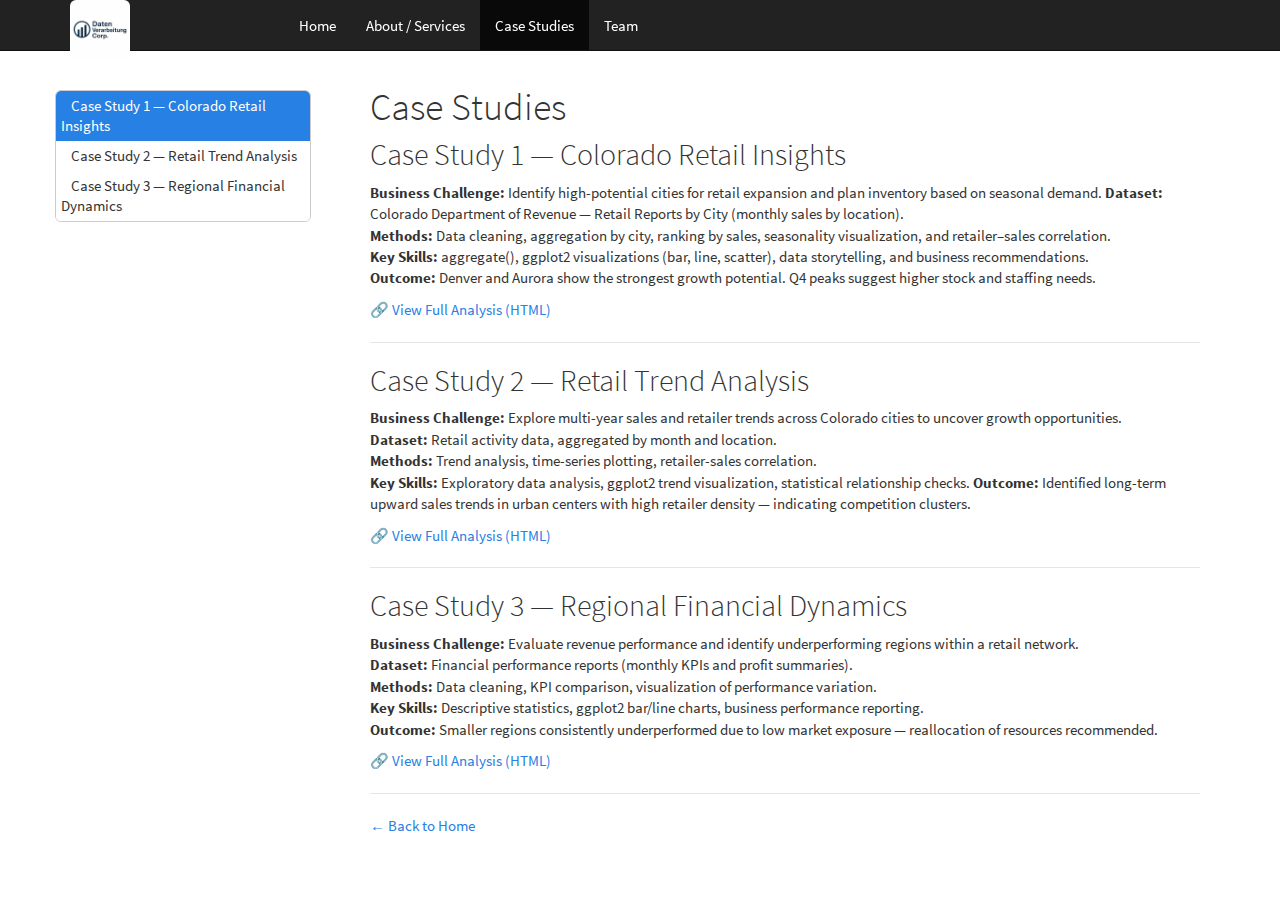
<file: docs/projects.html>
<!DOCTYPE html>

<html>

<head>

<meta charset="utf-8" />
<meta name="generator" content="pandoc" />
<meta http-equiv="X-UA-Compatible" content="IE=EDGE" />




<title>Case Studies</title>

<script src="site_libs/header-attrs-2.29/header-attrs.js"></script>
<script src="site_libs/jquery-3.6.0/jquery-3.6.0.min.js"></script>
<meta name="viewport" content="width=device-width, initial-scale=1" />
<link href="site_libs/bootstrap-3.3.5/css/cosmo.min.css" rel="stylesheet" />
<script src="site_libs/bootstrap-3.3.5/js/bootstrap.min.js"></script>
<script src="site_libs/bootstrap-3.3.5/shim/html5shiv.min.js"></script>
<script src="site_libs/bootstrap-3.3.5/shim/respond.min.js"></script>
<style>h1 {font-size: 34px;}
       h1.title {font-size: 38px;}
       h2 {font-size: 30px;}
       h3 {font-size: 24px;}
       h4 {font-size: 18px;}
       h5 {font-size: 16px;}
       h6 {font-size: 12px;}
       code {color: inherit; background-color: rgba(0, 0, 0, 0.04);}
       pre:not([class]) { background-color: white }</style>
<script src="site_libs/jqueryui-1.13.2/jquery-ui.min.js"></script>
<link href="site_libs/tocify-1.9.1/jquery.tocify.css" rel="stylesheet" />
<script src="site_libs/tocify-1.9.1/jquery.tocify.js"></script>
<script src="site_libs/navigation-1.1/tabsets.js"></script>

<style type="text/css">
  code{white-space: pre-wrap;}
  span.smallcaps{font-variant: small-caps;}
  span.underline{text-decoration: underline;}
  div.column{display: inline-block; vertical-align: top; width: 50%;}
  div.hanging-indent{margin-left: 1.5em; text-indent: -1.5em;}
  ul.task-list{list-style: none;}
    </style>







<link rel="stylesheet" href="styles.css" type="text/css" />



<style type = "text/css">
.main-container {
  max-width: 940px;
  margin-left: auto;
  margin-right: auto;
}
img {
  max-width:100%;
}
.tabbed-pane {
  padding-top: 12px;
}
.html-widget {
  margin-bottom: 20px;
}
button.code-folding-btn:focus {
  outline: none;
}
summary {
  display: list-item;
}
details > summary > p:only-child {
  display: inline;
}
pre code {
  padding: 0;
}
</style>


<style type="text/css">
.dropdown-submenu {
  position: relative;
}
.dropdown-submenu>.dropdown-menu {
  top: 0;
  left: 100%;
  margin-top: -6px;
  margin-left: -1px;
  border-radius: 0 6px 6px 6px;
}
.dropdown-submenu:hover>.dropdown-menu {
  display: block;
}
.dropdown-submenu>a:after {
  display: block;
  content: " ";
  float: right;
  width: 0;
  height: 0;
  border-color: transparent;
  border-style: solid;
  border-width: 5px 0 5px 5px;
  border-left-color: #cccccc;
  margin-top: 5px;
  margin-right: -10px;
}
.dropdown-submenu:hover>a:after {
  border-left-color: #adb5bd;
}
.dropdown-submenu.pull-left {
  float: none;
}
.dropdown-submenu.pull-left>.dropdown-menu {
  left: -100%;
  margin-left: 10px;
  border-radius: 6px 0 6px 6px;
}
</style>

<script type="text/javascript">
// manage active state of menu based on current page
$(document).ready(function () {
  // active menu anchor
  href = window.location.pathname
  href = href.substr(href.lastIndexOf('/') + 1)
  if (href === "")
    href = "index.html";
  var menuAnchor = $('a[href="' + href + '"]');

  // mark the anchor link active (and if it's in a dropdown, also mark that active)
  var dropdown = menuAnchor.closest('li.dropdown');
  if (window.bootstrap) { // Bootstrap 4+
    menuAnchor.addClass('active');
    dropdown.find('> .dropdown-toggle').addClass('active');
  } else { // Bootstrap 3
    menuAnchor.parent().addClass('active');
    dropdown.addClass('active');
  }

  // Navbar adjustments
  var navHeight = $(".navbar").first().height() + 15;
  var style = document.createElement('style');
  var pt = "padding-top: " + navHeight + "px; ";
  var mt = "margin-top: -" + navHeight + "px; ";
  var css = "";
  // offset scroll position for anchor links (for fixed navbar)
  for (var i = 1; i <= 6; i++) {
    css += ".section h" + i + "{ " + pt + mt + "}\n";
  }
  style.innerHTML = "body {" + pt + "padding-bottom: 40px; }\n" + css;
  document.head.appendChild(style);
});
</script>

<!-- tabsets -->

<style type="text/css">
.tabset-dropdown > .nav-tabs {
  display: inline-table;
  max-height: 500px;
  min-height: 44px;
  overflow-y: auto;
  border: 1px solid #ddd;
  border-radius: 4px;
}

.tabset-dropdown > .nav-tabs > li.active:before, .tabset-dropdown > .nav-tabs.nav-tabs-open:before {
  content: "\e259";
  font-family: 'Glyphicons Halflings';
  display: inline-block;
  padding: 10px;
  border-right: 1px solid #ddd;
}

.tabset-dropdown > .nav-tabs.nav-tabs-open > li.active:before {
  content: "\e258";
  font-family: 'Glyphicons Halflings';
  border: none;
}

.tabset-dropdown > .nav-tabs > li.active {
  display: block;
}

.tabset-dropdown > .nav-tabs > li > a,
.tabset-dropdown > .nav-tabs > li > a:focus,
.tabset-dropdown > .nav-tabs > li > a:hover {
  border: none;
  display: inline-block;
  border-radius: 4px;
  background-color: transparent;
}

.tabset-dropdown > .nav-tabs.nav-tabs-open > li {
  display: block;
  float: none;
}

.tabset-dropdown > .nav-tabs > li {
  display: none;
}
</style>

<!-- code folding -->



<style type="text/css">

#TOC {
  margin: 25px 0px 20px 0px;
}
@media (max-width: 768px) {
#TOC {
  position: relative;
  width: 100%;
}
}

@media print {
.toc-content {
  /* see https://github.com/w3c/csswg-drafts/issues/4434 */
  float: right;
}
}

.toc-content {
  padding-left: 30px;
  padding-right: 40px;
}

div.main-container {
  max-width: 1200px;
}

div.tocify {
  width: 20%;
  max-width: 260px;
  max-height: 85%;
}

@media (min-width: 768px) and (max-width: 991px) {
  div.tocify {
    width: 25%;
  }
}

@media (max-width: 767px) {
  div.tocify {
    width: 100%;
    max-width: none;
  }
}

.tocify ul, .tocify li {
  line-height: 20px;
}

.tocify-subheader .tocify-item {
  font-size: 0.90em;
}

.tocify .list-group-item {
  border-radius: 0px;
}


</style>



</head>

<body>


<div class="container-fluid main-container">


<!-- setup 3col/9col grid for toc_float and main content  -->
<div class="row">
<div class="col-xs-12 col-sm-4 col-md-3">
<div id="TOC" class="tocify">
</div>
</div>

<div class="toc-content col-xs-12 col-sm-8 col-md-9">




<div class="navbar navbar-default  navbar-fixed-top" role="navigation">
  <div class="container">
    <div class="navbar-header">
      <button type="button" class="navbar-toggle collapsed" data-toggle="collapse" data-bs-toggle="collapse" data-target="#navbar" data-bs-target="#navbar">
        <span class="icon-bar"></span>
        <span class="icon-bar"></span>
        <span class="icon-bar"></span>
      </button>
      <a class="navbar-brand" href="index.html"><img src='images/logo.png' style='height:60px; vertical-align:top; margin-right:10px;'> DatenVerarbeitung Corp.</a>
    </div>
    <div id="navbar" class="navbar-collapse collapse">
      <ul class="nav navbar-nav">
        <li>
  <a href="index.html">Home</a>
</li>
<li>
  <a href="about.html">About / Services</a>
</li>
<li>
  <a href="projects.html">Case Studies</a>
</li>
<li>
  <a href="team.html">Team</a>
</li>
      </ul>
      <ul class="nav navbar-nav navbar-right">
        
      </ul>
    </div><!--/.nav-collapse -->
  </div><!--/.container -->
</div><!--/.navbar -->

<div id="header">



<h1 class="title toc-ignore">Case Studies</h1>

</div>


<div id="case-study-1-colorado-retail-insights" class="section level2">
<h2>Case Study 1 — Colorado Retail Insights</h2>
<p><strong>Business Challenge:</strong> Identify high-potential cities
for retail expansion and plan inventory based on seasonal demand.
<strong>Dataset:</strong> Colorado Department of Revenue — Retail
Reports by City (monthly sales by location).<br />
<strong>Methods:</strong> Data cleaning, aggregation by city, ranking by
sales, seasonality visualization, and retailer–sales correlation.<br />
<strong>Key Skills:</strong> aggregate(), ggplot2 visualizations (bar,
line, scatter), data storytelling, and business recommendations.<br />
<strong>Outcome:</strong> Denver and Aurora show the strongest growth
potential. Q4 peaks suggest higher stock and staffing needs.</p>
<p>🔗 <a href="project4.html">View Full Analysis (HTML)</a></p>
<hr />
</div>
<div id="case-study-2-retail-trend-analysis" class="section level2">
<h2>Case Study 2 — Retail Trend Analysis</h2>
<p><strong>Business Challenge:</strong> Explore multi-year sales and
retailer trends across Colorado cities to uncover growth
opportunities.<br />
<strong>Dataset:</strong> Retail activity data, aggregated by month and
location.<br />
<strong>Methods:</strong> Trend analysis, time-series plotting,
retailer-sales correlation.<br />
<strong>Key Skills:</strong> Exploratory data analysis, ggplot2 trend
visualization, statistical relationship checks.
<strong>Outcome:</strong> Identified long-term upward sales trends in
urban centers with high retailer density — indicating competition
clusters.</p>
<p>🔗 <a href="project3.html">View Full Analysis (HTML)</a></p>
<hr />
</div>
<div id="case-study-3-regional-financial-dynamics"
class="section level2">
<h2>Case Study 3 — Regional Financial Dynamics</h2>
<p><strong>Business Challenge:</strong> Evaluate revenue performance and
identify underperforming regions within a retail network.<br />
<strong>Dataset:</strong> Financial performance reports (monthly KPIs
and profit summaries).<br />
<strong>Methods:</strong> Data cleaning, KPI comparison, visualization
of performance variation.<br />
<strong>Key Skills:</strong> Descriptive statistics, ggplot2 bar/line
charts, business performance reporting.<br />
<strong>Outcome:</strong> Smaller regions consistently underperformed
due to low market exposure — reallocation of resources recommended.</p>
<p>🔗 <a href="project2.html">View Full Analysis (HTML)</a></p>
<hr />
<p><a href="index.html">← Back to Home</a></p>
</div>



</div>
</div>

</div>

<script>

// add bootstrap table styles to pandoc tables
function bootstrapStylePandocTables() {
  $('tr.odd').parent('tbody').parent('table').addClass('table table-condensed');
}
$(document).ready(function () {
  bootstrapStylePandocTables();
});


</script>

<!-- tabsets -->

<script>
$(document).ready(function () {
  window.buildTabsets("TOC");
});

$(document).ready(function () {
  $('.tabset-dropdown > .nav-tabs > li').click(function () {
    $(this).parent().toggleClass('nav-tabs-open');
  });
});
</script>

<!-- code folding -->

<script>
$(document).ready(function ()  {

    // temporarily add toc-ignore selector to headers for the consistency with Pandoc
    $('.unlisted.unnumbered').addClass('toc-ignore')

    // move toc-ignore selectors from section div to header
    $('div.section.toc-ignore')
        .removeClass('toc-ignore')
        .children('h1,h2,h3,h4,h5').addClass('toc-ignore');

    // establish options
    var options = {
      selectors: "h1,h2,h3",
      theme: "bootstrap3",
      context: '.toc-content',
      hashGenerator: function (text) {
        return text.replace(/[.\\/?&!#<>]/g, '').replace(/\s/g, '_');
      },
      ignoreSelector: ".toc-ignore",
      scrollTo: 0
    };
    options.showAndHide = true;
    options.smoothScroll = true;

    // tocify
    var toc = $("#TOC").tocify(options).data("toc-tocify");
});
</script>

<!-- dynamically load mathjax for compatibility with self-contained -->
<script>
  (function () {
    var script = document.createElement("script");
    script.type = "text/javascript";
    script.src  = "https://mathjax.rstudio.com/latest/MathJax.js?config=TeX-AMS-MML_HTMLorMML";
    document.getElementsByTagName("head")[0].appendChild(script);
  })();
</script>

</body>
</html>
</file>
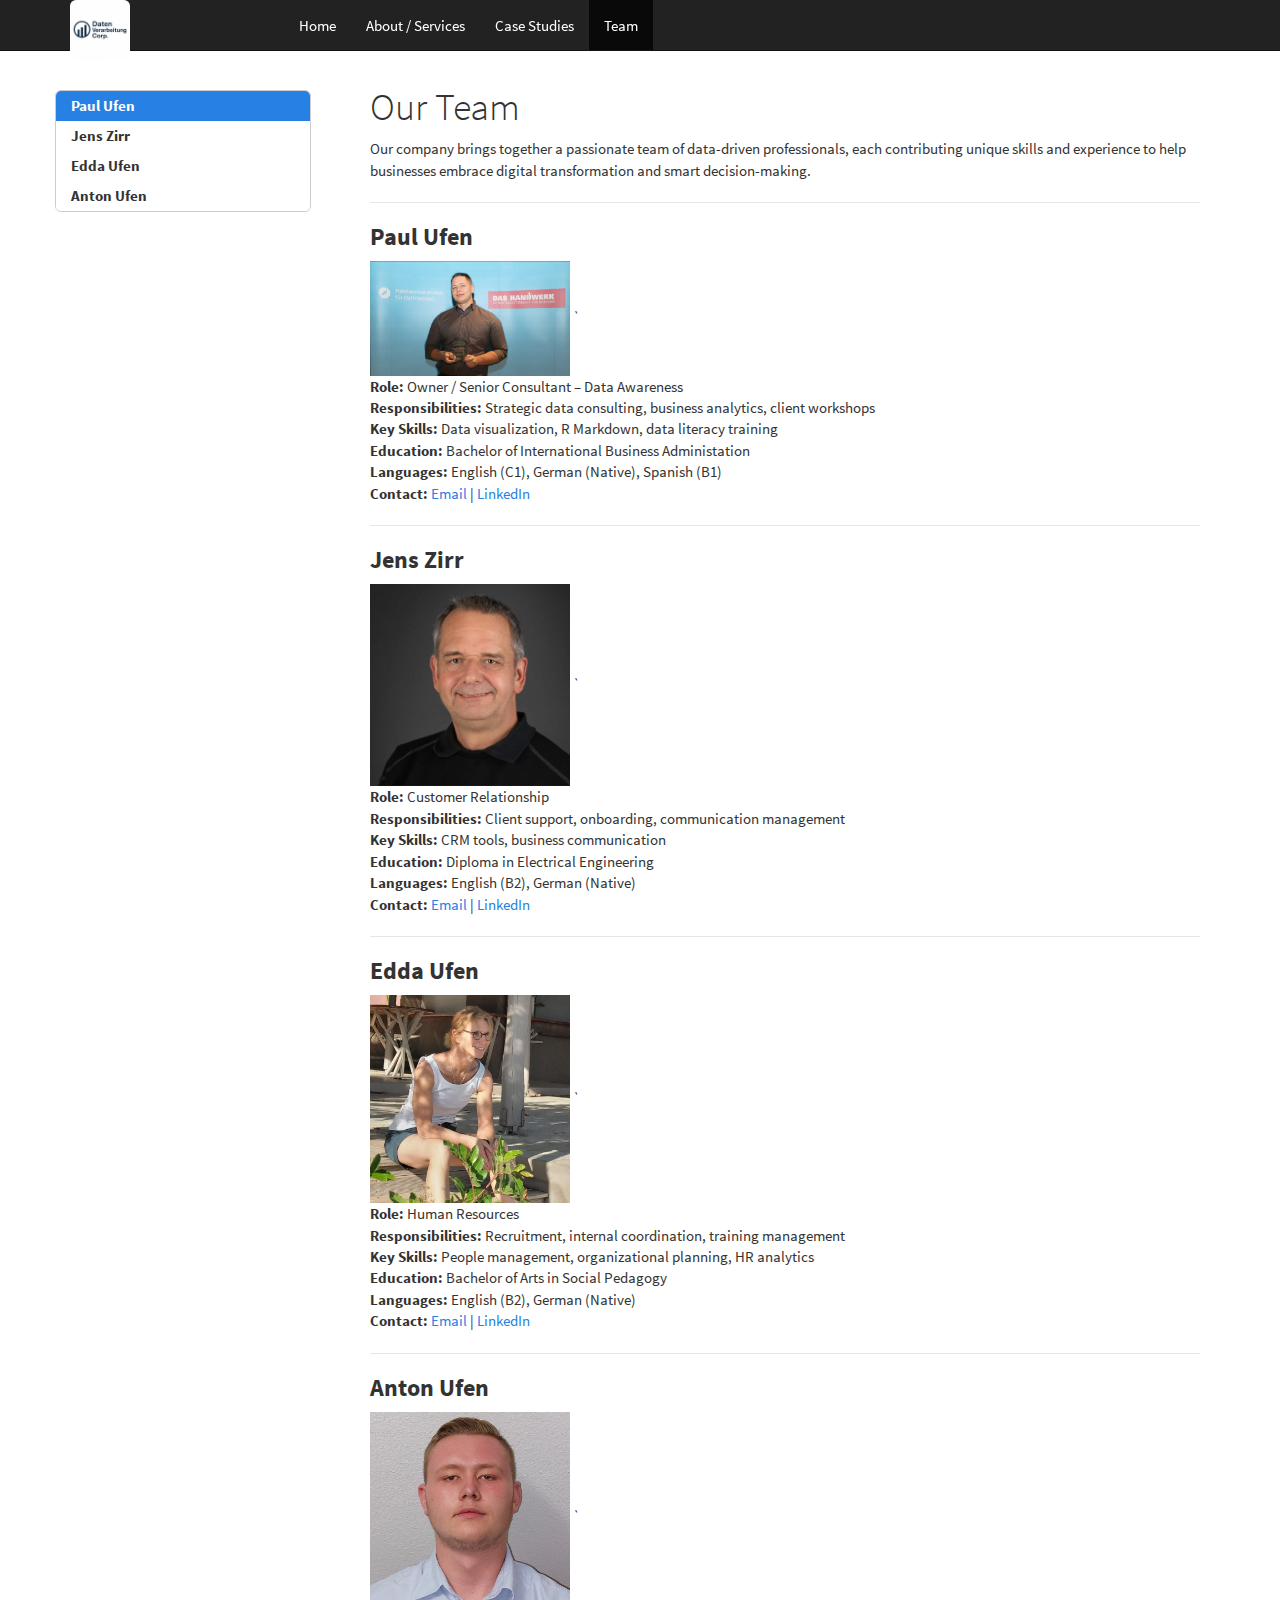
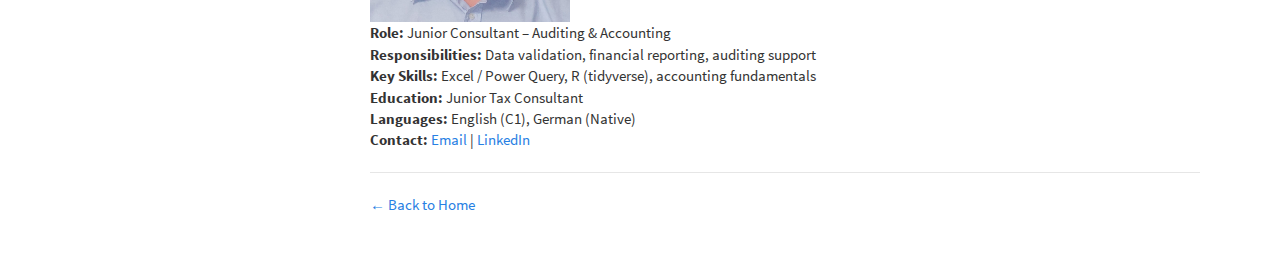
<file: docs/team.html>
<!DOCTYPE html>

<html>

<head>

<meta charset="utf-8" />
<meta name="generator" content="pandoc" />
<meta http-equiv="X-UA-Compatible" content="IE=EDGE" />




<title>Our Team</title>

<script src="site_libs/header-attrs-2.29/header-attrs.js"></script>
<script src="site_libs/jquery-3.6.0/jquery-3.6.0.min.js"></script>
<meta name="viewport" content="width=device-width, initial-scale=1" />
<link href="site_libs/bootstrap-3.3.5/css/cosmo.min.css" rel="stylesheet" />
<script src="site_libs/bootstrap-3.3.5/js/bootstrap.min.js"></script>
<script src="site_libs/bootstrap-3.3.5/shim/html5shiv.min.js"></script>
<script src="site_libs/bootstrap-3.3.5/shim/respond.min.js"></script>
<style>h1 {font-size: 34px;}
       h1.title {font-size: 38px;}
       h2 {font-size: 30px;}
       h3 {font-size: 24px;}
       h4 {font-size: 18px;}
       h5 {font-size: 16px;}
       h6 {font-size: 12px;}
       code {color: inherit; background-color: rgba(0, 0, 0, 0.04);}
       pre:not([class]) { background-color: white }</style>
<script src="site_libs/jqueryui-1.13.2/jquery-ui.min.js"></script>
<link href="site_libs/tocify-1.9.1/jquery.tocify.css" rel="stylesheet" />
<script src="site_libs/tocify-1.9.1/jquery.tocify.js"></script>
<script src="site_libs/navigation-1.1/tabsets.js"></script>

<style type="text/css">
  code{white-space: pre-wrap;}
  span.smallcaps{font-variant: small-caps;}
  span.underline{text-decoration: underline;}
  div.column{display: inline-block; vertical-align: top; width: 50%;}
  div.hanging-indent{margin-left: 1.5em; text-indent: -1.5em;}
  ul.task-list{list-style: none;}
    </style>







<link rel="stylesheet" href="styles.css" type="text/css" />



<style type = "text/css">
.main-container {
  max-width: 940px;
  margin-left: auto;
  margin-right: auto;
}
img {
  max-width:100%;
}
.tabbed-pane {
  padding-top: 12px;
}
.html-widget {
  margin-bottom: 20px;
}
button.code-folding-btn:focus {
  outline: none;
}
summary {
  display: list-item;
}
details > summary > p:only-child {
  display: inline;
}
pre code {
  padding: 0;
}
</style>


<style type="text/css">
.dropdown-submenu {
  position: relative;
}
.dropdown-submenu>.dropdown-menu {
  top: 0;
  left: 100%;
  margin-top: -6px;
  margin-left: -1px;
  border-radius: 0 6px 6px 6px;
}
.dropdown-submenu:hover>.dropdown-menu {
  display: block;
}
.dropdown-submenu>a:after {
  display: block;
  content: " ";
  float: right;
  width: 0;
  height: 0;
  border-color: transparent;
  border-style: solid;
  border-width: 5px 0 5px 5px;
  border-left-color: #cccccc;
  margin-top: 5px;
  margin-right: -10px;
}
.dropdown-submenu:hover>a:after {
  border-left-color: #adb5bd;
}
.dropdown-submenu.pull-left {
  float: none;
}
.dropdown-submenu.pull-left>.dropdown-menu {
  left: -100%;
  margin-left: 10px;
  border-radius: 6px 0 6px 6px;
}
</style>

<script type="text/javascript">
// manage active state of menu based on current page
$(document).ready(function () {
  // active menu anchor
  href = window.location.pathname
  href = href.substr(href.lastIndexOf('/') + 1)
  if (href === "")
    href = "index.html";
  var menuAnchor = $('a[href="' + href + '"]');

  // mark the anchor link active (and if it's in a dropdown, also mark that active)
  var dropdown = menuAnchor.closest('li.dropdown');
  if (window.bootstrap) { // Bootstrap 4+
    menuAnchor.addClass('active');
    dropdown.find('> .dropdown-toggle').addClass('active');
  } else { // Bootstrap 3
    menuAnchor.parent().addClass('active');
    dropdown.addClass('active');
  }

  // Navbar adjustments
  var navHeight = $(".navbar").first().height() + 15;
  var style = document.createElement('style');
  var pt = "padding-top: " + navHeight + "px; ";
  var mt = "margin-top: -" + navHeight + "px; ";
  var css = "";
  // offset scroll position for anchor links (for fixed navbar)
  for (var i = 1; i <= 6; i++) {
    css += ".section h" + i + "{ " + pt + mt + "}\n";
  }
  style.innerHTML = "body {" + pt + "padding-bottom: 40px; }\n" + css;
  document.head.appendChild(style);
});
</script>

<!-- tabsets -->

<style type="text/css">
.tabset-dropdown > .nav-tabs {
  display: inline-table;
  max-height: 500px;
  min-height: 44px;
  overflow-y: auto;
  border: 1px solid #ddd;
  border-radius: 4px;
}

.tabset-dropdown > .nav-tabs > li.active:before, .tabset-dropdown > .nav-tabs.nav-tabs-open:before {
  content: "\e259";
  font-family: 'Glyphicons Halflings';
  display: inline-block;
  padding: 10px;
  border-right: 1px solid #ddd;
}

.tabset-dropdown > .nav-tabs.nav-tabs-open > li.active:before {
  content: "\e258";
  font-family: 'Glyphicons Halflings';
  border: none;
}

.tabset-dropdown > .nav-tabs > li.active {
  display: block;
}

.tabset-dropdown > .nav-tabs > li > a,
.tabset-dropdown > .nav-tabs > li > a:focus,
.tabset-dropdown > .nav-tabs > li > a:hover {
  border: none;
  display: inline-block;
  border-radius: 4px;
  background-color: transparent;
}

.tabset-dropdown > .nav-tabs.nav-tabs-open > li {
  display: block;
  float: none;
}

.tabset-dropdown > .nav-tabs > li {
  display: none;
}
</style>

<!-- code folding -->



<style type="text/css">

#TOC {
  margin: 25px 0px 20px 0px;
}
@media (max-width: 768px) {
#TOC {
  position: relative;
  width: 100%;
}
}

@media print {
.toc-content {
  /* see https://github.com/w3c/csswg-drafts/issues/4434 */
  float: right;
}
}

.toc-content {
  padding-left: 30px;
  padding-right: 40px;
}

div.main-container {
  max-width: 1200px;
}

div.tocify {
  width: 20%;
  max-width: 260px;
  max-height: 85%;
}

@media (min-width: 768px) and (max-width: 991px) {
  div.tocify {
    width: 25%;
  }
}

@media (max-width: 767px) {
  div.tocify {
    width: 100%;
    max-width: none;
  }
}

.tocify ul, .tocify li {
  line-height: 20px;
}

.tocify-subheader .tocify-item {
  font-size: 0.90em;
}

.tocify .list-group-item {
  border-radius: 0px;
}


</style>



</head>

<body>


<div class="container-fluid main-container">


<!-- setup 3col/9col grid for toc_float and main content  -->
<div class="row">
<div class="col-xs-12 col-sm-4 col-md-3">
<div id="TOC" class="tocify">
</div>
</div>

<div class="toc-content col-xs-12 col-sm-8 col-md-9">




<div class="navbar navbar-default  navbar-fixed-top" role="navigation">
  <div class="container">
    <div class="navbar-header">
      <button type="button" class="navbar-toggle collapsed" data-toggle="collapse" data-bs-toggle="collapse" data-target="#navbar" data-bs-target="#navbar">
        <span class="icon-bar"></span>
        <span class="icon-bar"></span>
        <span class="icon-bar"></span>
      </button>
      <a class="navbar-brand" href="index.html"><img src='images/logo.png' style='height:60px; vertical-align:top; margin-right:10px;'> DatenVerarbeitung Corp.</a>
    </div>
    <div id="navbar" class="navbar-collapse collapse">
      <ul class="nav navbar-nav">
        <li>
  <a href="index.html">Home</a>
</li>
<li>
  <a href="about.html">About / Services</a>
</li>
<li>
  <a href="projects.html">Case Studies</a>
</li>
<li>
  <a href="team.html">Team</a>
</li>
      </ul>
      <ul class="nav navbar-nav navbar-right">
        
      </ul>
    </div><!--/.nav-collapse -->
  </div><!--/.container -->
</div><!--/.navbar -->

<div id="header">



<h1 class="title toc-ignore">Our Team</h1>

</div>


<p>Our company brings together a passionate team of data-driven
professionals, each contributing unique skills and experience to help
businesses embrace digital transformation and smart decision-making.</p>
<hr />
<div id="paul-ufen" class="section level3">
<h3><strong>Paul Ufen</strong></h3>
<p><em><img src="images/paul.jpg" width="200" />`</em><br />
<strong>Role:</strong> Owner / Senior Consultant – Data Awareness<br />
<strong>Responsibilities:</strong> Strategic data consulting, business
analytics, client workshops<br />
<strong>Key Skills:</strong> Data visualization, R Markdown, data
literacy training<br />
<strong>Education:</strong> Bachelor of International Business
Administation<br />
<strong>Languages:</strong> English (C1), German (Native), Spanish
(B1)<br />
<strong>Contact:</strong> <a href="mailto:paul@example.com">Email</a> |
<a href="https://linkedin.com/in/your-link">LinkedIn</a></p>
<hr />
</div>
<div id="jens-zirr" class="section level3">
<h3><strong>Jens Zirr</strong></h3>
<p><em><img src="images/jens.jpg" width="200" />`</em><br />
<strong>Role:</strong> Customer Relationship<br />
<strong>Responsibilities:</strong> Client support, onboarding,
communication management<br />
<strong>Key Skills:</strong> CRM tools, business communication<br />
<strong>Education:</strong> Diploma in Electrical Engineering<br />
<strong>Languages:</strong> English (B2), German (Native)<br />
<strong>Contact:</strong> <a href="mailto:jens@example.com">Email</a> |
<a href="https://linkedin.com/in/your-link">LinkedIn</a></p>
<hr />
</div>
<div id="edda-ufen" class="section level3">
<h3><strong>Edda Ufen</strong></h3>
<p><em><img src="images/edda.jpg" width="200" />`</em><br />
<strong>Role:</strong> Human Resources<br />
<strong>Responsibilities:</strong> Recruitment, internal coordination,
training management<br />
<strong>Key Skills:</strong> People management, organizational planning,
HR analytics<br />
<strong>Education:</strong> Bachelor of Arts in Social Pedagogy<br />
<strong>Languages:</strong> English (B2), German (Native)<br />
<strong>Contact:</strong> <a href="mailto:edda@example.com">Email</a> |
<a href="https://linkedin.com/in/your-link">LinkedIn</a></p>
<hr />
</div>
<div id="anton-ufen" class="section level3">
<h3><strong>Anton Ufen</strong></h3>
<p><em><img src="images/anton.jpg" width="200" />`</em><br />
<strong>Role:</strong> Junior Consultant – Auditing &amp;
Accounting<br />
<strong>Responsibilities:</strong> Data validation, financial reporting,
auditing support<br />
<strong>Key Skills:</strong> Excel / Power Query, R (tidyverse),
accounting fundamentals<br />
<strong>Education:</strong> Junior Tax Consultant<br />
<strong>Languages:</strong> English (C1), German (Native)<br />
<strong>Contact:</strong> <a href="mailto:anton@example.com">Email</a> |
<a href="https://linkedin.com/in/your-link">LinkedIn</a></p>
<hr />
<p><a href="index.html">← Back to Home</a></p>
</div>



</div>
</div>

</div>

<script>

// add bootstrap table styles to pandoc tables
function bootstrapStylePandocTables() {
  $('tr.odd').parent('tbody').parent('table').addClass('table table-condensed');
}
$(document).ready(function () {
  bootstrapStylePandocTables();
});


</script>

<!-- tabsets -->

<script>
$(document).ready(function () {
  window.buildTabsets("TOC");
});

$(document).ready(function () {
  $('.tabset-dropdown > .nav-tabs > li').click(function () {
    $(this).parent().toggleClass('nav-tabs-open');
  });
});
</script>

<!-- code folding -->

<script>
$(document).ready(function ()  {

    // temporarily add toc-ignore selector to headers for the consistency with Pandoc
    $('.unlisted.unnumbered').addClass('toc-ignore')

    // move toc-ignore selectors from section div to header
    $('div.section.toc-ignore')
        .removeClass('toc-ignore')
        .children('h1,h2,h3,h4,h5').addClass('toc-ignore');

    // establish options
    var options = {
      selectors: "h1,h2,h3",
      theme: "bootstrap3",
      context: '.toc-content',
      hashGenerator: function (text) {
        return text.replace(/[.\\/?&!#<>]/g, '').replace(/\s/g, '_');
      },
      ignoreSelector: ".toc-ignore",
      scrollTo: 0
    };
    options.showAndHide = true;
    options.smoothScroll = true;

    // tocify
    var toc = $("#TOC").tocify(options).data("toc-tocify");
});
</script>

<!-- dynamically load mathjax for compatibility with self-contained -->
<script>
  (function () {
    var script = document.createElement("script");
    script.type = "text/javascript";
    script.src  = "https://mathjax.rstudio.com/latest/MathJax.js?config=TeX-AMS-MML_HTMLorMML";
    document.getElementsByTagName("head")[0].appendChild(script);
  })();
</script>

</body>
</html>
</file>
<file: docs/styles.css>
.navbar-brand img {
  height: 40px;
  vertical-align: middle;
  margin-top: -15px;  
  margin-right: 10px;
  border-radius: 6px;
}

@media (max-width: 768px) {
  .navbar-brand img {
    height: 28px;     /* Logo etwas kleiner */
    margin-top: -3px; /* leicht anheben */
  }
}
</file>
<file: docs/site_libs/bootstrap-3.3.5/css/cosmo.min.css>
@font-face {
  font-family: 'Source Sans Pro';
  font-style: normal;
  font-weight: 300;
  src: url(fonts/SourceSansProLight.ttf) format('truetype');
}
@font-face {
  font-family: 'Source Sans Pro';
  font-style: normal;
  font-weight: 400;
  src: url(fonts/SourceSansPro.ttf) format('truetype');
}
@font-face {
  font-family: 'Source Sans Pro';
  font-style: normal;
  font-weight: 700;
  src: url(fonts/SourceSansProBold.ttf) format('truetype');
}

/*!
 * bootswatch v3.3.6
 * Homepage: http://bootswatch.com
 * Copyright 2012-2015 Thomas Park
 * Licensed under MIT
 * Based on Bootstrap
*//*!
 * Bootstrap v3.3.6 (http://getbootstrap.com)
 * Copyright 2011-2015 Twitter, Inc.
 * Licensed under MIT (https://github.com/twbs/bootstrap/blob/master/LICENSE)
 *//*! normalize.css v3.0.3 | MIT License | github.com/necolas/normalize.css */html{font-family:sans-serif;-ms-text-size-adjust:100%;-webkit-text-size-adjust:100%}body{margin:0}article,aside,details,figcaption,figure,footer,header,hgroup,main,menu,nav,section,summary{display:block}audio,canvas,progress,video{display:inline-block;vertical-align:baseline}audio:not([controls]){display:none;height:0}[hidden],template{display:none}a{background-color:transparent}a:active,a:hover{outline:0}abbr[title]{border-bottom:1px dotted}b,strong{font-weight:bold}dfn{font-style:italic}h1{font-size:2em;margin:0.67em 0}mark{background:#ff0;color:#000}small{font-size:80%}sub,sup{font-size:75%;line-height:0;position:relative;vertical-align:baseline}sup{top:-0.5em}sub{bottom:-0.25em}img{border:0}svg:not(:root){overflow:hidden}figure{margin:1em 40px}hr{-webkit-box-sizing:content-box;-moz-box-sizing:content-box;box-sizing:content-box;height:0}pre{overflow:auto}code,kbd,pre,samp{font-family:monospace, monospace;font-size:1em}button,input,optgroup,select,textarea{color:inherit;font:inherit;margin:0}button{overflow:visible}button,select{text-transform:none}button,html input[type="button"],input[type="reset"],input[type="submit"]{-webkit-appearance:button;cursor:pointer}button[disabled],html input[disabled]{cursor:default}button::-moz-focus-inner,input::-moz-focus-inner{border:0;padding:0}input{line-height:normal}input[type="checkbox"],input[type="radio"]{-webkit-box-sizing:border-box;-moz-box-sizing:border-box;box-sizing:border-box;padding:0}input[type="number"]::-webkit-inner-spin-button,input[type="number"]::-webkit-outer-spin-button{height:auto}input[type="search"]{-webkit-appearance:textfield;-webkit-box-sizing:content-box;-moz-box-sizing:content-box;box-sizing:content-box}input[type="search"]::-webkit-search-cancel-button,input[type="search"]::-webkit-search-decoration{-webkit-appearance:none}fieldset{border:1px solid #c0c0c0;margin:0 2px;padding:0.35em 0.625em 0.75em}legend{border:0;padding:0}textarea{overflow:auto}optgroup{font-weight:bold}table{border-collapse:collapse;border-spacing:0}td,th{padding:0}/*! Source: https://github.com/h5bp/html5-boilerplate/blob/master/src/css/main.css */@media print{*,*:before,*:after{background:transparent !important;color:#000 !important;-webkit-box-shadow:none !important;box-shadow:none !important;text-shadow:none !important}a,a:visited{text-decoration:underline}a[href]:after{content:" (" attr(href) ")"}abbr[title]:after{content:" (" attr(title) ")"}a[href^="#"]:after,a[href^="javascript:"]:after{content:""}pre,blockquote{border:1px solid #999;page-break-inside:avoid}thead{display:table-header-group}tr,img{page-break-inside:avoid}img{max-width:100% !important}p,h2,h3{orphans:3;widows:3}h2,h3{page-break-after:avoid}.navbar{display:none}.btn>.caret,.dropup>.btn>.caret{border-top-color:#000 !important}.label{border:1px solid #000}.table{border-collapse:collapse !important}.table td,.table th{background-color:#fff !important}.table-bordered th,.table-bordered td{border:1px solid #ddd !important}}@font-face{font-family:'Glyphicons Halflings';src:url('../fonts/glyphicons-halflings-regular.eot');src:url('../fonts/glyphicons-halflings-regular.eot?#iefix') format('embedded-opentype'),url('../fonts/glyphicons-halflings-regular.woff') format('woff'),url('../fonts/glyphicons-halflings-regular.ttf') format('truetype'),url('../fonts/glyphicons-halflings-regular.svg#glyphicons_halflingsregular') format('svg')}.glyphicon{position:relative;top:1px;display:inline-block;font-family:'Glyphicons Halflings';font-style:normal;font-weight:normal;line-height:1;-webkit-font-smoothing:antialiased;-moz-osx-font-smoothing:grayscale}.glyphicon-asterisk:before{content:"\002a"}.glyphicon-plus:before{content:"\002b"}.glyphicon-euro:before,.glyphicon-eur:before{content:"\20ac"}.glyphicon-minus:before{content:"\2212"}.glyphicon-cloud:before{content:"\2601"}.glyphicon-envelope:before{content:"\2709"}.glyphicon-pencil:before{content:"\270f"}.glyphicon-glass:before{content:"\e001"}.glyphicon-music:before{content:"\e002"}.glyphicon-search:before{content:"\e003"}.glyphicon-heart:before{content:"\e005"}.glyphicon-star:before{content:"\e006"}.glyphicon-star-empty:before{content:"\e007"}.glyphicon-user:before{content:"\e008"}.glyphicon-film:before{content:"\e009"}.glyphicon-th-large:before{content:"\e010"}.glyphicon-th:before{content:"\e011"}.glyphicon-th-list:before{content:"\e012"}.glyphicon-ok:before{content:"\e013"}.glyphicon-remove:before{content:"\e014"}.glyphicon-zoom-in:before{content:"\e015"}.glyphicon-zoom-out:before{content:"\e016"}.glyphicon-off:before{content:"\e017"}.glyphicon-signal:before{content:"\e018"}.glyphicon-cog:before{content:"\e019"}.glyphicon-trash:before{content:"\e020"}.glyphicon-home:before{content:"\e021"}.glyphicon-file:before{content:"\e022"}.glyphicon-time:before{content:"\e023"}.glyphicon-road:before{content:"\e024"}.glyphicon-download-alt:before{content:"\e025"}.glyphicon-download:before{content:"\e026"}.glyphicon-upload:before{content:"\e027"}.glyphicon-inbox:before{content:"\e028"}.glyphicon-play-circle:before{content:"\e029"}.glyphicon-repeat:before{content:"\e030"}.glyphicon-refresh:before{content:"\e031"}.glyphicon-list-alt:before{content:"\e032"}.glyphicon-lock:before{content:"\e033"}.glyphicon-flag:before{content:"\e034"}.glyphicon-headphones:before{content:"\e035"}.glyphicon-volume-off:before{content:"\e036"}.glyphicon-volume-down:before{content:"\e037"}.glyphicon-volume-up:before{content:"\e038"}.glyphicon-qrcode:before{content:"\e039"}.glyphicon-barcode:before{content:"\e040"}.glyphicon-tag:before{content:"\e041"}.glyphicon-tags:before{content:"\e042"}.glyphicon-book:before{content:"\e043"}.glyphicon-bookmark:before{content:"\e044"}.glyphicon-print:before{content:"\e045"}.glyphicon-camera:before{content:"\e046"}.glyphicon-font:before{content:"\e047"}.glyphicon-bold:before{content:"\e048"}.glyphicon-italic:before{content:"\e049"}.glyphicon-text-height:before{content:"\e050"}.glyphicon-text-width:before{content:"\e051"}.glyphicon-align-left:before{content:"\e052"}.glyphicon-align-center:before{content:"\e053"}.glyphicon-align-right:before{content:"\e054"}.glyphicon-align-justify:before{content:"\e055"}.glyphicon-list:before{content:"\e056"}.glyphicon-indent-left:before{content:"\e057"}.glyphicon-indent-right:before{content:"\e058"}.glyphicon-facetime-video:before{content:"\e059"}.glyphicon-picture:before{content:"\e060"}.glyphicon-map-marker:before{content:"\e062"}.glyphicon-adjust:before{content:"\e063"}.glyphicon-tint:before{content:"\e064"}.glyphicon-edit:before{content:"\e065"}.glyphicon-share:before{content:"\e066"}.glyphicon-check:before{content:"\e067"}.glyphicon-move:before{content:"\e068"}.glyphicon-step-backward:before{content:"\e069"}.glyphicon-fast-backward:before{content:"\e070"}.glyphicon-backward:before{content:"\e071"}.glyphicon-play:before{content:"\e072"}.glyphicon-pause:before{content:"\e073"}.glyphicon-stop:before{content:"\e074"}.glyphicon-forward:before{content:"\e075"}.glyphicon-fast-forward:before{content:"\e076"}.glyphicon-step-forward:before{content:"\e077"}.glyphicon-eject:before{content:"\e078"}.glyphicon-chevron-left:before{content:"\e079"}.glyphicon-chevron-right:before{content:"\e080"}.glyphicon-plus-sign:before{content:"\e081"}.glyphicon-minus-sign:before{content:"\e082"}.glyphicon-remove-sign:before{content:"\e083"}.glyphicon-ok-sign:before{content:"\e084"}.glyphicon-question-sign:before{content:"\e085"}.glyphicon-info-sign:before{content:"\e086"}.glyphicon-screenshot:before{content:"\e087"}.glyphicon-remove-circle:before{content:"\e088"}.glyphicon-ok-circle:before{content:"\e089"}.glyphicon-ban-circle:before{content:"\e090"}.glyphicon-arrow-left:before{content:"\e091"}.glyphicon-arrow-right:before{content:"\e092"}.glyphicon-arrow-up:before{content:"\e093"}.glyphicon-arrow-down:before{content:"\e094"}.glyphicon-share-alt:before{content:"\e095"}.glyphicon-resize-full:before{content:"\e096"}.glyphicon-resize-small:before{content:"\e097"}.glyphicon-exclamation-sign:before{content:"\e101"}.glyphicon-gift:before{content:"\e102"}.glyphicon-leaf:before{content:"\e103"}.glyphicon-fire:before{content:"\e104"}.glyphicon-eye-open:before{content:"\e105"}.glyphicon-eye-close:before{content:"\e106"}.glyphicon-warning-sign:before{content:"\e107"}.glyphicon-plane:before{content:"\e108"}.glyphicon-calendar:before{content:"\e109"}.glyphicon-random:before{content:"\e110"}.glyphicon-comment:before{content:"\e111"}.glyphicon-magnet:before{content:"\e112"}.glyphicon-chevron-up:before{content:"\e113"}.glyphicon-chevron-down:before{content:"\e114"}.glyphicon-retweet:before{content:"\e115"}.glyphicon-shopping-cart:before{content:"\e116"}.glyphicon-folder-close:before{content:"\e117"}.glyphicon-folder-open:before{content:"\e118"}.glyphicon-resize-vertical:before{content:"\e119"}.glyphicon-resize-horizontal:before{content:"\e120"}.glyphicon-hdd:before{content:"\e121"}.glyphicon-bullhorn:before{content:"\e122"}.glyphicon-bell:before{content:"\e123"}.glyphicon-certificate:before{content:"\e124"}.glyphicon-thumbs-up:before{content:"\e125"}.glyphicon-thumbs-down:before{content:"\e126"}.glyphicon-hand-right:before{content:"\e127"}.glyphicon-hand-left:before{content:"\e128"}.glyphicon-hand-up:before{content:"\e129"}.glyphicon-hand-down:before{content:"\e130"}.glyphicon-circle-arrow-right:before{content:"\e131"}.glyphicon-circle-arrow-left:before{content:"\e132"}.glyphicon-circle-arrow-up:before{content:"\e133"}.glyphicon-circle-arrow-down:before{content:"\e134"}.glyphicon-globe:before{content:"\e135"}.glyphicon-wrench:before{content:"\e136"}.glyphicon-tasks:before{content:"\e137"}.glyphicon-filter:before{content:"\e138"}.glyphicon-briefcase:before{content:"\e139"}.glyphicon-fullscreen:before{content:"\e140"}.glyphicon-dashboard:before{content:"\e141"}.glyphicon-paperclip:before{content:"\e142"}.glyphicon-heart-empty:before{content:"\e143"}.glyphicon-link:before{content:"\e144"}.glyphicon-phone:before{content:"\e145"}.glyphicon-pushpin:before{content:"\e146"}.glyphicon-usd:before{content:"\e148"}.glyphicon-gbp:before{content:"\e149"}.glyphicon-sort:before{content:"\e150"}.glyphicon-sort-by-alphabet:before{content:"\e151"}.glyphicon-sort-by-alphabet-alt:before{content:"\e152"}.glyphicon-sort-by-order:before{content:"\e153"}.glyphicon-sort-by-order-alt:before{content:"\e154"}.glyphicon-sort-by-attributes:before{content:"\e155"}.glyphicon-sort-by-attributes-alt:before{content:"\e156"}.glyphicon-unchecked:before{content:"\e157"}.glyphicon-expand:before{content:"\e158"}.glyphicon-collapse-down:before{content:"\e159"}.glyphicon-collapse-up:before{content:"\e160"}.glyphicon-log-in:before{content:"\e161"}.glyphicon-flash:before{content:"\e162"}.glyphicon-log-out:before{content:"\e163"}.glyphicon-new-window:before{content:"\e164"}.glyphicon-record:before{content:"\e165"}.glyphicon-save:before{content:"\e166"}.glyphicon-open:before{content:"\e167"}.glyphicon-saved:before{content:"\e168"}.glyphicon-import:before{content:"\e169"}.glyphicon-export:before{content:"\e170"}.glyphicon-send:before{content:"\e171"}.glyphicon-floppy-disk:before{content:"\e172"}.glyphicon-floppy-saved:before{content:"\e173"}.glyphicon-floppy-remove:before{content:"\e174"}.glyphicon-floppy-save:before{content:"\e175"}.glyphicon-floppy-open:before{content:"\e176"}.glyphicon-credit-card:before{content:"\e177"}.glyphicon-transfer:before{content:"\e178"}.glyphicon-cutlery:before{content:"\e179"}.glyphicon-header:before{content:"\e180"}.glyphicon-compressed:before{content:"\e181"}.glyphicon-earphone:before{content:"\e182"}.glyphicon-phone-alt:before{content:"\e183"}.glyphicon-tower:before{content:"\e184"}.glyphicon-stats:before{content:"\e185"}.glyphicon-sd-video:before{content:"\e186"}.glyphicon-hd-video:before{content:"\e187"}.glyphicon-subtitles:before{content:"\e188"}.glyphicon-sound-stereo:before{content:"\e189"}.glyphicon-sound-dolby:before{content:"\e190"}.glyphicon-sound-5-1:before{content:"\e191"}.glyphicon-sound-6-1:before{content:"\e192"}.glyphicon-sound-7-1:before{content:"\e193"}.glyphicon-copyright-mark:before{content:"\e194"}.glyphicon-registration-mark:before{content:"\e195"}.glyphicon-cloud-download:before{content:"\e197"}.glyphicon-cloud-upload:before{content:"\e198"}.glyphicon-tree-conifer:before{content:"\e199"}.glyphicon-tree-deciduous:before{content:"\e200"}.glyphicon-cd:before{content:"\e201"}.glyphicon-save-file:before{content:"\e202"}.glyphicon-open-file:before{content:"\e203"}.glyphicon-level-up:before{content:"\e204"}.glyphicon-copy:before{content:"\e205"}.glyphicon-paste:before{content:"\e206"}.glyphicon-alert:before{content:"\e209"}.glyphicon-equalizer:before{content:"\e210"}.glyphicon-king:before{content:"\e211"}.glyphicon-queen:before{content:"\e212"}.glyphicon-pawn:before{content:"\e213"}.glyphicon-bishop:before{content:"\e214"}.glyphicon-knight:before{content:"\e215"}.glyphicon-baby-formula:before{content:"\e216"}.glyphicon-tent:before{content:"\26fa"}.glyphicon-blackboard:before{content:"\e218"}.glyphicon-bed:before{content:"\e219"}.glyphicon-apple:before{content:"\f8ff"}.glyphicon-erase:before{content:"\e221"}.glyphicon-hourglass:before{content:"\231b"}.glyphicon-lamp:before{content:"\e223"}.glyphicon-duplicate:before{content:"\e224"}.glyphicon-piggy-bank:before{content:"\e225"}.glyphicon-scissors:before{content:"\e226"}.glyphicon-bitcoin:before{content:"\e227"}.glyphicon-btc:before{content:"\e227"}.glyphicon-xbt:before{content:"\e227"}.glyphicon-yen:before{content:"\00a5"}.glyphicon-jpy:before{content:"\00a5"}.glyphicon-ruble:before{content:"\20bd"}.glyphicon-rub:before{content:"\20bd"}.glyphicon-scale:before{content:"\e230"}.glyphicon-ice-lolly:before{content:"\e231"}.glyphicon-ice-lolly-tasted:before{content:"\e232"}.glyphicon-education:before{content:"\e233"}.glyphicon-option-horizontal:before{content:"\e234"}.glyphicon-option-vertical:before{content:"\e235"}.glyphicon-menu-hamburger:before{content:"\e236"}.glyphicon-modal-window:before{content:"\e237"}.glyphicon-oil:before{content:"\e238"}.glyphicon-grain:before{content:"\e239"}.glyphicon-sunglasses:before{content:"\e240"}.glyphicon-text-size:before{content:"\e241"}.glyphicon-text-color:before{content:"\e242"}.glyphicon-text-background:before{content:"\e243"}.glyphicon-object-align-top:before{content:"\e244"}.glyphicon-object-align-bottom:before{content:"\e245"}.glyphicon-object-align-horizontal:before{content:"\e246"}.glyphicon-object-align-left:before{content:"\e247"}.glyphicon-object-align-vertical:before{content:"\e248"}.glyphicon-object-align-right:before{content:"\e249"}.glyphicon-triangle-right:before{content:"\e250"}.glyphicon-triangle-left:before{content:"\e251"}.glyphicon-triangle-bottom:before{content:"\e252"}.glyphicon-triangle-top:before{content:"\e253"}.glyphicon-console:before{content:"\e254"}.glyphicon-superscript:before{content:"\e255"}.glyphicon-subscript:before{content:"\e256"}.glyphicon-menu-left:before{content:"\e257"}.glyphicon-menu-right:before{content:"\e258"}.glyphicon-menu-down:before{content:"\e259"}.glyphicon-menu-up:before{content:"\e260"}*{-webkit-box-sizing:border-box;-moz-box-sizing:border-box;box-sizing:border-box}*:before,*:after{-webkit-box-sizing:border-box;-moz-box-sizing:border-box;box-sizing:border-box}html{font-size:10px;-webkit-tap-highlight-color:rgba(0,0,0,0)}body{font-family:"Source Sans Pro",Calibri,Candara,Arial,sans-serif;font-size:15px;line-height:1.42857143;color:#333333;background-color:#ffffff}input,button,select,textarea{font-family:inherit;font-size:inherit;line-height:inherit}a{color:#2780e3;text-decoration:none}a:hover,a:focus{color:#165ba8;text-decoration:underline}a:focus{outline:thin dotted;outline:5px auto -webkit-focus-ring-color;outline-offset:-2px}figure{margin:0}img{vertical-align:middle}.img-responsive,.thumbnail>img,.thumbnail a>img,.carousel-inner>.item>img,.carousel-inner>.item>a>img{display:block;max-width:100%;height:auto}.img-rounded{border-radius:0}.img-thumbnail{padding:4px;line-height:1.42857143;background-color:#ffffff;border:1px solid #dddddd;border-radius:0;-webkit-transition:all .2s ease-in-out;-o-transition:all .2s ease-in-out;transition:all .2s ease-in-out;display:inline-block;max-width:100%;height:auto}.img-circle{border-radius:50%}hr{margin-top:21px;margin-bottom:21px;border:0;border-top:1px solid #e6e6e6}.sr-only{position:absolute;width:1px;height:1px;margin:-1px;padding:0;overflow:hidden;clip:rect(0, 0, 0, 0);border:0}.sr-only-focusable:active,.sr-only-focusable:focus{position:static;width:auto;height:auto;margin:0;overflow:visible;clip:auto}[role="button"]{cursor:pointer}h1,h2,h3,h4,h5,h6,.h1,.h2,.h3,.h4,.h5,.h6{font-family:"Source Sans Pro",Calibri,Candara,Arial,sans-serif;font-weight:300;line-height:1.1;color:inherit}h1 small,h2 small,h3 small,h4 small,h5 small,h6 small,.h1 small,.h2 small,.h3 small,.h4 small,.h5 small,.h6 small,h1 .small,h2 .small,h3 .small,h4 .small,h5 .small,h6 .small,.h1 .small,.h2 .small,.h3 .small,.h4 .small,.h5 .small,.h6 .small{font-weight:normal;line-height:1;color:#999999}h1,.h1,h2,.h2,h3,.h3{margin-top:21px;margin-bottom:10.5px}h1 small,.h1 small,h2 small,.h2 small,h3 small,.h3 small,h1 .small,.h1 .small,h2 .small,.h2 .small,h3 .small,.h3 .small{font-size:65%}h4,.h4,h5,.h5,h6,.h6{margin-top:10.5px;margin-bottom:10.5px}h4 small,.h4 small,h5 small,.h5 small,h6 small,.h6 small,h4 .small,.h4 .small,h5 .small,.h5 .small,h6 .small,.h6 .small{font-size:75%}h1,.h1{font-size:39px}h2,.h2{font-size:32px}h3,.h3{font-size:26px}h4,.h4{font-size:19px}h5,.h5{font-size:15px}h6,.h6{font-size:13px}p{margin:0 0 10.5px}.lead{margin-bottom:21px;font-size:17px;font-weight:300;line-height:1.4}@media (min-width:768px){.lead{font-size:22.5px}}small,.small{font-size:86%}mark,.mark{background-color:#ff7518;padding:.2em}.text-left{text-align:left}.text-right{text-align:right}.text-center{text-align:center}.text-justify{text-align:justify}.text-nowrap{white-space:nowrap}.text-lowercase{text-transform:lowercase}.text-uppercase{text-transform:uppercase}.text-capitalize{text-transform:capitalize}.text-muted{color:#999999}.text-primary{color:#2780e3}a.text-primary:hover,a.text-primary:focus{color:#1967be}.text-success{color:#ffffff}a.text-success:hover,a.text-success:focus{color:#e6e6e6}.text-info{color:#ffffff}a.text-info:hover,a.text-info:focus{color:#e6e6e6}.text-warning{color:#ffffff}a.text-warning:hover,a.text-warning:focus{color:#e6e6e6}.text-danger{color:#ffffff}a.text-danger:hover,a.text-danger:focus{color:#e6e6e6}.bg-primary{color:#fff;background-color:#2780e3}a.bg-primary:hover,a.bg-primary:focus{background-color:#1967be}.bg-success{background-color:#3fb618}a.bg-success:hover,a.bg-success:focus{background-color:#2f8912}.bg-info{background-color:#9954bb}a.bg-info:hover,a.bg-info:focus{background-color:#7e3f9d}.bg-warning{background-color:#ff7518}a.bg-warning:hover,a.bg-warning:focus{background-color:#e45c00}.bg-danger{background-color:#ff0039}a.bg-danger:hover,a.bg-danger:focus{background-color:#cc002e}.page-header{padding-bottom:9.5px;margin:42px 0 21px;border-bottom:1px solid #e6e6e6}ul,ol{margin-top:0;margin-bottom:10.5px}ul ul,ol ul,ul ol,ol ol{margin-bottom:0}.list-unstyled{padding-left:0;list-style:none}.list-inline{padding-left:0;list-style:none;margin-left:-5px}.list-inline>li{display:inline-block;padding-left:5px;padding-right:5px}dl{margin-top:0;margin-bottom:21px}dt,dd{line-height:1.42857143}dt{font-weight:bold}dd{margin-left:0}@media (min-width:768px){.dl-horizontal dt{float:left;width:160px;clear:left;text-align:right;overflow:hidden;text-overflow:ellipsis;white-space:nowrap}.dl-horizontal dd{margin-left:180px}}abbr[title],abbr[data-original-title]{cursor:help;border-bottom:1px dotted #999999}.initialism{font-size:90%;text-transform:uppercase}blockquote{padding:10.5px 21px;margin:0 0 21px;font-size:18.75px;border-left:5px solid #e6e6e6}blockquote p:last-child,blockquote ul:last-child,blockquote ol:last-child{margin-bottom:0}blockquote footer,blockquote small,blockquote .small{display:block;font-size:80%;line-height:1.42857143;color:#999999}blockquote footer:before,blockquote small:before,blockquote .small:before{content:'\2014 \00A0'}.blockquote-reverse,blockquote.pull-right{padding-right:15px;padding-left:0;border-right:5px solid #e6e6e6;border-left:0;text-align:right}.blockquote-reverse footer:before,blockquote.pull-right footer:before,.blockquote-reverse small:before,blockquote.pull-right small:before,.blockquote-reverse .small:before,blockquote.pull-right .small:before{content:''}.blockquote-reverse footer:after,blockquote.pull-right footer:after,.blockquote-reverse small:after,blockquote.pull-right small:after,.blockquote-reverse .small:after,blockquote.pull-right .small:after{content:'\00A0 \2014'}address{margin-bottom:21px;font-style:normal;line-height:1.42857143}code,kbd,pre,samp{font-family:monospace}code{padding:2px 4px;font-size:90%;color:#c7254e;background-color:#f9f2f4;border-radius:0}kbd{padding:2px 4px;font-size:90%;color:#ffffff;background-color:#333333;border-radius:0;-webkit-box-shadow:inset 0 -1px 0 rgba(0,0,0,0.25);box-shadow:inset 0 -1px 0 rgba(0,0,0,0.25)}kbd kbd{padding:0;font-size:100%;font-weight:bold;-webkit-box-shadow:none;box-shadow:none}pre{display:block;padding:10px;margin:0 0 10.5px;font-size:14px;line-height:1.42857143;word-break:break-all;word-wrap:break-word;color:#333333;background-color:#f5f5f5;border:1px solid #cccccc;border-radius:0}pre code{padding:0;font-size:inherit;color:inherit;white-space:pre-wrap;background-color:transparent;border-radius:0}.pre-scrollable{max-height:340px;overflow-y:scroll}.container{margin-right:auto;margin-left:auto;padding-left:15px;padding-right:15px}@media (min-width:768px){.container{width:750px}}@media (min-width:992px){.container{width:970px}}@media (min-width:1200px){.container{width:1170px}}.container-fluid{margin-right:auto;margin-left:auto;padding-left:15px;padding-right:15px}.row{margin-left:-15px;margin-right:-15px}.col-xs-1,.col-sm-1,.col-md-1,.col-lg-1,.col-xs-2,.col-sm-2,.col-md-2,.col-lg-2,.col-xs-3,.col-sm-3,.col-md-3,.col-lg-3,.col-xs-4,.col-sm-4,.col-md-4,.col-lg-4,.col-xs-5,.col-sm-5,.col-md-5,.col-lg-5,.col-xs-6,.col-sm-6,.col-md-6,.col-lg-6,.col-xs-7,.col-sm-7,.col-md-7,.col-lg-7,.col-xs-8,.col-sm-8,.col-md-8,.col-lg-8,.col-xs-9,.col-sm-9,.col-md-9,.col-lg-9,.col-xs-10,.col-sm-10,.col-md-10,.col-lg-10,.col-xs-11,.col-sm-11,.col-md-11,.col-lg-11,.col-xs-12,.col-sm-12,.col-md-12,.col-lg-12{position:relative;min-height:1px;padding-left:15px;padding-right:15px}.col-xs-1,.col-xs-2,.col-xs-3,.col-xs-4,.col-xs-5,.col-xs-6,.col-xs-7,.col-xs-8,.col-xs-9,.col-xs-10,.col-xs-11,.col-xs-12{float:left}.col-xs-12{width:100%}.col-xs-11{width:91.66666667%}.col-xs-10{width:83.33333333%}.col-xs-9{width:75%}.col-xs-8{width:66.66666667%}.col-xs-7{width:58.33333333%}.col-xs-6{width:50%}.col-xs-5{width:41.66666667%}.col-xs-4{width:33.33333333%}.col-xs-3{width:25%}.col-xs-2{width:16.66666667%}.col-xs-1{width:8.33333333%}.col-xs-pull-12{right:100%}.col-xs-pull-11{right:91.66666667%}.col-xs-pull-10{right:83.33333333%}.col-xs-pull-9{right:75%}.col-xs-pull-8{right:66.66666667%}.col-xs-pull-7{right:58.33333333%}.col-xs-pull-6{right:50%}.col-xs-pull-5{right:41.66666667%}.col-xs-pull-4{right:33.33333333%}.col-xs-pull-3{right:25%}.col-xs-pull-2{right:16.66666667%}.col-xs-pull-1{right:8.33333333%}.col-xs-pull-0{right:auto}.col-xs-push-12{left:100%}.col-xs-push-11{left:91.66666667%}.col-xs-push-10{left:83.33333333%}.col-xs-push-9{left:75%}.col-xs-push-8{left:66.66666667%}.col-xs-push-7{left:58.33333333%}.col-xs-push-6{left:50%}.col-xs-push-5{left:41.66666667%}.col-xs-push-4{left:33.33333333%}.col-xs-push-3{left:25%}.col-xs-push-2{left:16.66666667%}.col-xs-push-1{left:8.33333333%}.col-xs-push-0{left:auto}.col-xs-offset-12{margin-left:100%}.col-xs-offset-11{margin-left:91.66666667%}.col-xs-offset-10{margin-left:83.33333333%}.col-xs-offset-9{margin-left:75%}.col-xs-offset-8{margin-left:66.66666667%}.col-xs-offset-7{margin-left:58.33333333%}.col-xs-offset-6{margin-left:50%}.col-xs-offset-5{margin-left:41.66666667%}.col-xs-offset-4{margin-left:33.33333333%}.col-xs-offset-3{margin-left:25%}.col-xs-offset-2{margin-left:16.66666667%}.col-xs-offset-1{margin-left:8.33333333%}.col-xs-offset-0{margin-left:0%}@media (min-width:768px){.col-sm-1,.col-sm-2,.col-sm-3,.col-sm-4,.col-sm-5,.col-sm-6,.col-sm-7,.col-sm-8,.col-sm-9,.col-sm-10,.col-sm-11,.col-sm-12{float:left}.col-sm-12{width:100%}.col-sm-11{width:91.66666667%}.col-sm-10{width:83.33333333%}.col-sm-9{width:75%}.col-sm-8{width:66.66666667%}.col-sm-7{width:58.33333333%}.col-sm-6{width:50%}.col-sm-5{width:41.66666667%}.col-sm-4{width:33.33333333%}.col-sm-3{width:25%}.col-sm-2{width:16.66666667%}.col-sm-1{width:8.33333333%}.col-sm-pull-12{right:100%}.col-sm-pull-11{right:91.66666667%}.col-sm-pull-10{right:83.33333333%}.col-sm-pull-9{right:75%}.col-sm-pull-8{right:66.66666667%}.col-sm-pull-7{right:58.33333333%}.col-sm-pull-6{right:50%}.col-sm-pull-5{right:41.66666667%}.col-sm-pull-4{right:33.33333333%}.col-sm-pull-3{right:25%}.col-sm-pull-2{right:16.66666667%}.col-sm-pull-1{right:8.33333333%}.col-sm-pull-0{right:auto}.col-sm-push-12{left:100%}.col-sm-push-11{left:91.66666667%}.col-sm-push-10{left:83.33333333%}.col-sm-push-9{left:75%}.col-sm-push-8{left:66.66666667%}.col-sm-push-7{left:58.33333333%}.col-sm-push-6{left:50%}.col-sm-push-5{left:41.66666667%}.col-sm-push-4{left:33.33333333%}.col-sm-push-3{left:25%}.col-sm-push-2{left:16.66666667%}.col-sm-push-1{left:8.33333333%}.col-sm-push-0{left:auto}.col-sm-offset-12{margin-left:100%}.col-sm-offset-11{margin-left:91.66666667%}.col-sm-offset-10{margin-left:83.33333333%}.col-sm-offset-9{margin-left:75%}.col-sm-offset-8{margin-left:66.66666667%}.col-sm-offset-7{margin-left:58.33333333%}.col-sm-offset-6{margin-left:50%}.col-sm-offset-5{margin-left:41.66666667%}.col-sm-offset-4{margin-left:33.33333333%}.col-sm-offset-3{margin-left:25%}.col-sm-offset-2{margin-left:16.66666667%}.col-sm-offset-1{margin-left:8.33333333%}.col-sm-offset-0{margin-left:0%}}@media (min-width:992px){.col-md-1,.col-md-2,.col-md-3,.col-md-4,.col-md-5,.col-md-6,.col-md-7,.col-md-8,.col-md-9,.col-md-10,.col-md-11,.col-md-12{float:left}.col-md-12{width:100%}.col-md-11{width:91.66666667%}.col-md-10{width:83.33333333%}.col-md-9{width:75%}.col-md-8{width:66.66666667%}.col-md-7{width:58.33333333%}.col-md-6{width:50%}.col-md-5{width:41.66666667%}.col-md-4{width:33.33333333%}.col-md-3{width:25%}.col-md-2{width:16.66666667%}.col-md-1{width:8.33333333%}.col-md-pull-12{right:100%}.col-md-pull-11{right:91.66666667%}.col-md-pull-10{right:83.33333333%}.col-md-pull-9{right:75%}.col-md-pull-8{right:66.66666667%}.col-md-pull-7{right:58.33333333%}.col-md-pull-6{right:50%}.col-md-pull-5{right:41.66666667%}.col-md-pull-4{right:33.33333333%}.col-md-pull-3{right:25%}.col-md-pull-2{right:16.66666667%}.col-md-pull-1{right:8.33333333%}.col-md-pull-0{right:auto}.col-md-push-12{left:100%}.col-md-push-11{left:91.66666667%}.col-md-push-10{left:83.33333333%}.col-md-push-9{left:75%}.col-md-push-8{left:66.66666667%}.col-md-push-7{left:58.33333333%}.col-md-push-6{left:50%}.col-md-push-5{left:41.66666667%}.col-md-push-4{left:33.33333333%}.col-md-push-3{left:25%}.col-md-push-2{left:16.66666667%}.col-md-push-1{left:8.33333333%}.col-md-push-0{left:auto}.col-md-offset-12{margin-left:100%}.col-md-offset-11{margin-left:91.66666667%}.col-md-offset-10{margin-left:83.33333333%}.col-md-offset-9{margin-left:75%}.col-md-offset-8{margin-left:66.66666667%}.col-md-offset-7{margin-left:58.33333333%}.col-md-offset-6{margin-left:50%}.col-md-offset-5{margin-left:41.66666667%}.col-md-offset-4{margin-left:33.33333333%}.col-md-offset-3{margin-left:25%}.col-md-offset-2{margin-left:16.66666667%}.col-md-offset-1{margin-left:8.33333333%}.col-md-offset-0{margin-left:0%}}@media (min-width:1200px){.col-lg-1,.col-lg-2,.col-lg-3,.col-lg-4,.col-lg-5,.col-lg-6,.col-lg-7,.col-lg-8,.col-lg-9,.col-lg-10,.col-lg-11,.col-lg-12{float:left}.col-lg-12{width:100%}.col-lg-11{width:91.66666667%}.col-lg-10{width:83.33333333%}.col-lg-9{width:75%}.col-lg-8{width:66.66666667%}.col-lg-7{width:58.33333333%}.col-lg-6{width:50%}.col-lg-5{width:41.66666667%}.col-lg-4{width:33.33333333%}.col-lg-3{width:25%}.col-lg-2{width:16.66666667%}.col-lg-1{width:8.33333333%}.col-lg-pull-12{right:100%}.col-lg-pull-11{right:91.66666667%}.col-lg-pull-10{right:83.33333333%}.col-lg-pull-9{right:75%}.col-lg-pull-8{right:66.66666667%}.col-lg-pull-7{right:58.33333333%}.col-lg-pull-6{right:50%}.col-lg-pull-5{right:41.66666667%}.col-lg-pull-4{right:33.33333333%}.col-lg-pull-3{right:25%}.col-lg-pull-2{right:16.66666667%}.col-lg-pull-1{right:8.33333333%}.col-lg-pull-0{right:auto}.col-lg-push-12{left:100%}.col-lg-push-11{left:91.66666667%}.col-lg-push-10{left:83.33333333%}.col-lg-push-9{left:75%}.col-lg-push-8{left:66.66666667%}.col-lg-push-7{left:58.33333333%}.col-lg-push-6{left:50%}.col-lg-push-5{left:41.66666667%}.col-lg-push-4{left:33.33333333%}.col-lg-push-3{left:25%}.col-lg-push-2{left:16.66666667%}.col-lg-push-1{left:8.33333333%}.col-lg-push-0{left:auto}.col-lg-offset-12{margin-left:100%}.col-lg-offset-11{margin-left:91.66666667%}.col-lg-offset-10{margin-left:83.33333333%}.col-lg-offset-9{margin-left:75%}.col-lg-offset-8{margin-left:66.66666667%}.col-lg-offset-7{margin-left:58.33333333%}.col-lg-offset-6{margin-left:50%}.col-lg-offset-5{margin-left:41.66666667%}.col-lg-offset-4{margin-left:33.33333333%}.col-lg-offset-3{margin-left:25%}.col-lg-offset-2{margin-left:16.66666667%}.col-lg-offset-1{margin-left:8.33333333%}.col-lg-offset-0{margin-left:0%}}table{background-color:transparent}caption{padding-top:8px;padding-bottom:8px;color:#999999;text-align:left}th{}.table{width:100%;max-width:100%;margin-bottom:21px}.table>thead>tr>th,.table>tbody>tr>th,.table>tfoot>tr>th,.table>thead>tr>td,.table>tbody>tr>td,.table>tfoot>tr>td{padding:8px;line-height:1.42857143;vertical-align:top;border-top:1px solid #dddddd}.table>thead>tr>th{vertical-align:bottom;border-bottom:2px solid #dddddd}.table>caption+thead>tr:first-child>th,.table>colgroup+thead>tr:first-child>th,.table>thead:first-child>tr:first-child>th,.table>caption+thead>tr:first-child>td,.table>colgroup+thead>tr:first-child>td,.table>thead:first-child>tr:first-child>td{border-top:0}.table>tbody+tbody{border-top:2px solid #dddddd}.table .table{background-color:#ffffff}.table-condensed>thead>tr>th,.table-condensed>tbody>tr>th,.table-condensed>tfoot>tr>th,.table-condensed>thead>tr>td,.table-condensed>tbody>tr>td,.table-condensed>tfoot>tr>td{padding:5px}.table-bordered{border:1px solid #dddddd}.table-bordered>thead>tr>th,.table-bordered>tbody>tr>th,.table-bordered>tfoot>tr>th,.table-bordered>thead>tr>td,.table-bordered>tbody>tr>td,.table-bordered>tfoot>tr>td{border:1px solid #dddddd}.table-bordered>thead>tr>th,.table-bordered>thead>tr>td{border-bottom-width:2px}.table-striped>tbody>tr:nth-of-type(odd){background-color:#f9f9f9}.table-hover>tbody>tr:hover{background-color:#f5f5f5}table col[class*="col-"]{position:static;float:none;display:table-column}table td[class*="col-"],table th[class*="col-"]{position:static;float:none;display:table-cell}.table>thead>tr>td.active,.table>tbody>tr>td.active,.table>tfoot>tr>td.active,.table>thead>tr>th.active,.table>tbody>tr>th.active,.table>tfoot>tr>th.active,.table>thead>tr.active>td,.table>tbody>tr.active>td,.table>tfoot>tr.active>td,.table>thead>tr.active>th,.table>tbody>tr.active>th,.table>tfoot>tr.active>th{background-color:#f5f5f5}.table-hover>tbody>tr>td.active:hover,.table-hover>tbody>tr>th.active:hover,.table-hover>tbody>tr.active:hover>td,.table-hover>tbody>tr:hover>.active,.table-hover>tbody>tr.active:hover>th{background-color:#e8e8e8}.table>thead>tr>td.success,.table>tbody>tr>td.success,.table>tfoot>tr>td.success,.table>thead>tr>th.success,.table>tbody>tr>th.success,.table>tfoot>tr>th.success,.table>thead>tr.success>td,.table>tbody>tr.success>td,.table>tfoot>tr.success>td,.table>thead>tr.success>th,.table>tbody>tr.success>th,.table>tfoot>tr.success>th{background-color:#3fb618}.table-hover>tbody>tr>td.success:hover,.table-hover>tbody>tr>th.success:hover,.table-hover>tbody>tr.success:hover>td,.table-hover>tbody>tr:hover>.success,.table-hover>tbody>tr.success:hover>th{background-color:#379f15}.table>thead>tr>td.info,.table>tbody>tr>td.info,.table>tfoot>tr>td.info,.table>thead>tr>th.info,.table>tbody>tr>th.info,.table>tfoot>tr>th.info,.table>thead>tr.info>td,.table>tbody>tr.info>td,.table>tfoot>tr.info>td,.table>thead>tr.info>th,.table>tbody>tr.info>th,.table>tfoot>tr.info>th{background-color:#9954bb}.table-hover>tbody>tr>td.info:hover,.table-hover>tbody>tr>th.info:hover,.table-hover>tbody>tr.info:hover>td,.table-hover>tbody>tr:hover>.info,.table-hover>tbody>tr.info:hover>th{background-color:#8d46b0}.table>thead>tr>td.warning,.table>tbody>tr>td.warning,.table>tfoot>tr>td.warning,.table>thead>tr>th.warning,.table>tbody>tr>th.warning,.table>tfoot>tr>th.warning,.table>thead>tr.warning>td,.table>tbody>tr.warning>td,.table>tfoot>tr.warning>td,.table>thead>tr.warning>th,.table>tbody>tr.warning>th,.table>tfoot>tr.warning>th{background-color:#ff7518}.table-hover>tbody>tr>td.warning:hover,.table-hover>tbody>tr>th.warning:hover,.table-hover>tbody>tr.warning:hover>td,.table-hover>tbody>tr:hover>.warning,.table-hover>tbody>tr.warning:hover>th{background-color:#fe6600}.table>thead>tr>td.danger,.table>tbody>tr>td.danger,.table>tfoot>tr>td.danger,.table>thead>tr>th.danger,.table>tbody>tr>th.danger,.table>tfoot>tr>th.danger,.table>thead>tr.danger>td,.table>tbody>tr.danger>td,.table>tfoot>tr.danger>td,.table>thead>tr.danger>th,.table>tbody>tr.danger>th,.table>tfoot>tr.danger>th{background-color:#ff0039}.table-hover>tbody>tr>td.danger:hover,.table-hover>tbody>tr>th.danger:hover,.table-hover>tbody>tr.danger:hover>td,.table-hover>tbody>tr:hover>.danger,.table-hover>tbody>tr.danger:hover>th{background-color:#e60033}.table-responsive{overflow-x:auto;min-height:0.01%}@media screen and (max-width:767px){.table-responsive{width:100%;margin-bottom:15.75px;overflow-y:hidden;-ms-overflow-style:-ms-autohiding-scrollbar;border:1px solid #dddddd}.table-responsive>.table{margin-bottom:0}.table-responsive>.table>thead>tr>th,.table-responsive>.table>tbody>tr>th,.table-responsive>.table>tfoot>tr>th,.table-responsive>.table>thead>tr>td,.table-responsive>.table>tbody>tr>td,.table-responsive>.table>tfoot>tr>td{white-space:nowrap}.table-responsive>.table-bordered{border:0}.table-responsive>.table-bordered>thead>tr>th:first-child,.table-responsive>.table-bordered>tbody>tr>th:first-child,.table-responsive>.table-bordered>tfoot>tr>th:first-child,.table-responsive>.table-bordered>thead>tr>td:first-child,.table-responsive>.table-bordered>tbody>tr>td:first-child,.table-responsive>.table-bordered>tfoot>tr>td:first-child{border-left:0}.table-responsive>.table-bordered>thead>tr>th:last-child,.table-responsive>.table-bordered>tbody>tr>th:last-child,.table-responsive>.table-bordered>tfoot>tr>th:last-child,.table-responsive>.table-bordered>thead>tr>td:last-child,.table-responsive>.table-bordered>tbody>tr>td:last-child,.table-responsive>.table-bordered>tfoot>tr>td:last-child{border-right:0}.table-responsive>.table-bordered>tbody>tr:last-child>th,.table-responsive>.table-bordered>tfoot>tr:last-child>th,.table-responsive>.table-bordered>tbody>tr:last-child>td,.table-responsive>.table-bordered>tfoot>tr:last-child>td{border-bottom:0}}fieldset{padding:0;margin:0;border:0;min-width:0}legend{display:block;width:100%;padding:0;margin-bottom:21px;font-size:22.5px;line-height:inherit;color:#333333;border:0;border-bottom:1px solid #e5e5e5}label{display:inline-block;max-width:100%;margin-bottom:5px;font-weight:bold}input[type="search"]{-webkit-box-sizing:border-box;-moz-box-sizing:border-box;box-sizing:border-box}input[type="radio"],input[type="checkbox"]{margin:4px 0 0;margin-top:1px \9;line-height:normal}input[type="file"]{display:block}input[type="range"]{display:block;width:100%}select[multiple],select[size]{height:auto}input[type="file"]:focus,input[type="radio"]:focus,input[type="checkbox"]:focus{outline:thin dotted;outline:5px auto -webkit-focus-ring-color;outline-offset:-2px}output{display:block;padding-top:11px;font-size:15px;line-height:1.42857143;color:#333333}.form-control{display:block;width:100%;height:43px;padding:10px 18px;font-size:15px;line-height:1.42857143;color:#333333;background-color:#ffffff;background-image:none;border:1px solid #cccccc;border-radius:0;-webkit-box-shadow:inset 0 1px 1px rgba(0,0,0,0.075);box-shadow:inset 0 1px 1px rgba(0,0,0,0.075);-webkit-transition:border-color ease-in-out .15s,-webkit-box-shadow ease-in-out .15s;-o-transition:border-color ease-in-out .15s,box-shadow ease-in-out .15s;transition:border-color ease-in-out .15s,box-shadow ease-in-out .15s}.form-control:focus{border-color:#66afe9;outline:0;-webkit-box-shadow:inset 0 1px 1px rgba(0,0,0,0.075),0 0 8px rgba(102,175,233,0.6);box-shadow:inset 0 1px 1px rgba(0,0,0,0.075),0 0 8px rgba(102,175,233,0.6)}.form-control::-moz-placeholder{color:#999999;opacity:1}.form-control:-ms-input-placeholder{color:#999999}.form-control::-webkit-input-placeholder{color:#999999}.form-control::-ms-expand{border:0;background-color:transparent}.form-control[disabled],.form-control[readonly],fieldset[disabled] .form-control{background-color:#e6e6e6;opacity:1}.form-control[disabled],fieldset[disabled] .form-control{cursor:not-allowed}textarea.form-control{height:auto}input[type="search"]{-webkit-appearance:none}@media screen and (-webkit-min-device-pixel-ratio:0){input[type="date"].form-control,input[type="time"].form-control,input[type="datetime-local"].form-control,input[type="month"].form-control{line-height:43px}input[type="date"].input-sm,input[type="time"].input-sm,input[type="datetime-local"].input-sm,input[type="month"].input-sm,.input-group-sm input[type="date"],.input-group-sm input[type="time"],.input-group-sm input[type="datetime-local"],.input-group-sm input[type="month"]{line-height:31px}input[type="date"].input-lg,input[type="time"].input-lg,input[type="datetime-local"].input-lg,input[type="month"].input-lg,.input-group-lg input[type="date"],.input-group-lg input[type="time"],.input-group-lg input[type="datetime-local"],.input-group-lg input[type="month"]{line-height:64px}}.form-group{margin-bottom:15px}.radio,.checkbox{position:relative;display:block;margin-top:10px;margin-bottom:10px}.radio label,.checkbox label{min-height:21px;padding-left:20px;margin-bottom:0;font-weight:normal;cursor:pointer}.radio input[type="radio"],.radio-inline input[type="radio"],.checkbox input[type="checkbox"],.checkbox-inline input[type="checkbox"]{position:absolute;margin-left:-20px;margin-top:4px \9}.radio+.radio,.checkbox+.checkbox{margin-top:-5px}.radio-inline,.checkbox-inline{position:relative;display:inline-block;padding-left:20px;margin-bottom:0;vertical-align:middle;font-weight:normal;cursor:pointer}.radio-inline+.radio-inline,.checkbox-inline+.checkbox-inline{margin-top:0;margin-left:10px}input[type="radio"][disabled],input[type="checkbox"][disabled],input[type="radio"].disabled,input[type="checkbox"].disabled,fieldset[disabled] input[type="radio"],fieldset[disabled] input[type="checkbox"]{cursor:not-allowed}.radio-inline.disabled,.checkbox-inline.disabled,fieldset[disabled] .radio-inline,fieldset[disabled] .checkbox-inline{cursor:not-allowed}.radio.disabled label,.checkbox.disabled label,fieldset[disabled] .radio label,fieldset[disabled] .checkbox label{cursor:not-allowed}.form-control-static{padding-top:11px;padding-bottom:11px;margin-bottom:0;min-height:36px}.form-control-static.input-lg,.form-control-static.input-sm{padding-left:0;padding-right:0}.input-sm{height:31px;padding:5px 10px;font-size:13px;line-height:1.5;border-radius:0}select.input-sm{height:31px;line-height:31px}textarea.input-sm,select[multiple].input-sm{height:auto}.form-group-sm .form-control{height:31px;padding:5px 10px;font-size:13px;line-height:1.5;border-radius:0}.form-group-sm select.form-control{height:31px;line-height:31px}.form-group-sm textarea.form-control,.form-group-sm select[multiple].form-control{height:auto}.form-group-sm .form-control-static{height:31px;min-height:34px;padding:6px 10px;font-size:13px;line-height:1.5}.input-lg{height:64px;padding:18px 30px;font-size:19px;line-height:1.3333333;border-radius:0}select.input-lg{height:64px;line-height:64px}textarea.input-lg,select[multiple].input-lg{height:auto}.form-group-lg .form-control{height:64px;padding:18px 30px;font-size:19px;line-height:1.3333333;border-radius:0}.form-group-lg select.form-control{height:64px;line-height:64px}.form-group-lg textarea.form-control,.form-group-lg select[multiple].form-control{height:auto}.form-group-lg .form-control-static{height:64px;min-height:40px;padding:19px 30px;font-size:19px;line-height:1.3333333}.has-feedback{position:relative}.has-feedback .form-control{padding-right:53.75px}.form-control-feedback{position:absolute;top:0;right:0;z-index:2;display:block;width:43px;height:43px;line-height:43px;text-align:center;pointer-events:none}.input-lg+.form-control-feedback,.input-group-lg+.form-control-feedback,.form-group-lg .form-control+.form-control-feedback{width:64px;height:64px;line-height:64px}.input-sm+.form-control-feedback,.input-group-sm+.form-control-feedback,.form-group-sm .form-control+.form-control-feedback{width:31px;height:31px;line-height:31px}.has-success .help-block,.has-success .control-label,.has-success .radio,.has-success .checkbox,.has-success .radio-inline,.has-success .checkbox-inline,.has-success.radio label,.has-success.checkbox label,.has-success.radio-inline label,.has-success.checkbox-inline label{color:#ffffff}.has-success .form-control{border-color:#ffffff;-webkit-box-shadow:inset 0 1px 1px rgba(0,0,0,0.075);box-shadow:inset 0 1px 1px rgba(0,0,0,0.075)}.has-success .form-control:focus{border-color:#e6e6e6;-webkit-box-shadow:inset 0 1px 1px rgba(0,0,0,0.075),0 0 6px #fff;box-shadow:inset 0 1px 1px rgba(0,0,0,0.075),0 0 6px #fff}.has-success .input-group-addon{color:#ffffff;border-color:#ffffff;background-color:#3fb618}.has-success .form-control-feedback{color:#ffffff}.has-warning .help-block,.has-warning .control-label,.has-warning .radio,.has-warning .checkbox,.has-warning .radio-inline,.has-warning .checkbox-inline,.has-warning.radio label,.has-warning.checkbox label,.has-warning.radio-inline label,.has-warning.checkbox-inline label{color:#ffffff}.has-warning .form-control{border-color:#ffffff;-webkit-box-shadow:inset 0 1px 1px rgba(0,0,0,0.075);box-shadow:inset 0 1px 1px rgba(0,0,0,0.075)}.has-warning .form-control:focus{border-color:#e6e6e6;-webkit-box-shadow:inset 0 1px 1px rgba(0,0,0,0.075),0 0 6px #fff;box-shadow:inset 0 1px 1px rgba(0,0,0,0.075),0 0 6px #fff}.has-warning .input-group-addon{color:#ffffff;border-color:#ffffff;background-color:#ff7518}.has-warning .form-control-feedback{color:#ffffff}.has-error .help-block,.has-error .control-label,.has-error .radio,.has-error .checkbox,.has-error .radio-inline,.has-error .checkbox-inline,.has-error.radio label,.has-error.checkbox label,.has-error.radio-inline label,.has-error.checkbox-inline label{color:#ffffff}.has-error .form-control{border-color:#ffffff;-webkit-box-shadow:inset 0 1px 1px rgba(0,0,0,0.075);box-shadow:inset 0 1px 1px rgba(0,0,0,0.075)}.has-error .form-control:focus{border-color:#e6e6e6;-webkit-box-shadow:inset 0 1px 1px rgba(0,0,0,0.075),0 0 6px #fff;box-shadow:inset 0 1px 1px rgba(0,0,0,0.075),0 0 6px #fff}.has-error .input-group-addon{color:#ffffff;border-color:#ffffff;background-color:#ff0039}.has-error .form-control-feedback{color:#ffffff}.has-feedback label~.form-control-feedback{top:26px}.has-feedback label.sr-only~.form-control-feedback{top:0}.help-block{display:block;margin-top:5px;margin-bottom:10px;color:#737373}@media (min-width:768px){.form-inline .form-group{display:inline-block;margin-bottom:0;vertical-align:middle}.form-inline .form-control{display:inline-block;width:auto;vertical-align:middle}.form-inline .form-control-static{display:inline-block}.form-inline .input-group{display:inline-table;vertical-align:middle}.form-inline .input-group .input-group-addon,.form-inline .input-group .input-group-btn,.form-inline .input-group .form-control{width:auto}.form-inline .input-group>.form-control{width:100%}.form-inline .control-label{margin-bottom:0;vertical-align:middle}.form-inline .radio,.form-inline .checkbox{display:inline-block;margin-top:0;margin-bottom:0;vertical-align:middle}.form-inline .radio label,.form-inline .checkbox label{padding-left:0}.form-inline .radio input[type="radio"],.form-inline .checkbox input[type="checkbox"]{position:relative;margin-left:0}.form-inline .has-feedback .form-control-feedback{top:0}}.form-horizontal .radio,.form-horizontal .checkbox,.form-horizontal .radio-inline,.form-horizontal .checkbox-inline{margin-top:0;margin-bottom:0;padding-top:11px}.form-horizontal .radio,.form-horizontal .checkbox{min-height:32px}.form-horizontal .form-group{margin-left:-15px;margin-right:-15px}@media (min-width:768px){.form-horizontal .control-label{text-align:right;margin-bottom:0;padding-top:11px}}.form-horizontal .has-feedback .form-control-feedback{right:15px}@media (min-width:768px){.form-horizontal .form-group-lg .control-label{padding-top:19px;font-size:19px}}@media (min-width:768px){.form-horizontal .form-group-sm .control-label{padding-top:6px;font-size:13px}}.btn{display:inline-block;margin-bottom:0;font-weight:normal;text-align:center;vertical-align:middle;-ms-touch-action:manipulation;touch-action:manipulation;cursor:pointer;background-image:none;border:1px solid transparent;white-space:nowrap;padding:10px 18px;font-size:15px;line-height:1.42857143;border-radius:0;-webkit-user-select:none;-moz-user-select:none;-ms-user-select:none;user-select:none}.btn:focus,.btn:active:focus,.btn.active:focus,.btn.focus,.btn:active.focus,.btn.active.focus{outline:thin dotted;outline:5px auto -webkit-focus-ring-color;outline-offset:-2px}.btn:hover,.btn:focus,.btn.focus{color:#ffffff;text-decoration:none}.btn:active,.btn.active{outline:0;background-image:none;-webkit-box-shadow:inset 0 3px 5px rgba(0,0,0,0.125);box-shadow:inset 0 3px 5px rgba(0,0,0,0.125)}.btn.disabled,.btn[disabled],fieldset[disabled] .btn{cursor:not-allowed;opacity:0.65;filter:alpha(opacity=65);-webkit-box-shadow:none;box-shadow:none}a.btn.disabled,fieldset[disabled] a.btn{pointer-events:none}.btn-default{color:#ffffff;background-color:#222222;border-color:#222222}.btn-default:focus,.btn-default.focus{color:#ffffff;background-color:#090909;border-color:#000000}.btn-default:hover{color:#ffffff;background-color:#090909;border-color:#040404}.btn-default:active,.btn-default.active,.open>.dropdown-toggle.btn-default{color:#ffffff;background-color:#090909;border-color:#040404}.btn-default:active:hover,.btn-default.active:hover,.open>.dropdown-toggle.btn-default:hover,.btn-default:active:focus,.btn-default.active:focus,.open>.dropdown-toggle.btn-default:focus,.btn-default:active.focus,.btn-default.active.focus,.open>.dropdown-toggle.btn-default.focus{color:#ffffff;background-color:#000000;border-color:#000000}.btn-default:active,.btn-default.active,.open>.dropdown-toggle.btn-default{background-image:none}.btn-default.disabled:hover,.btn-default[disabled]:hover,fieldset[disabled] .btn-default:hover,.btn-default.disabled:focus,.btn-default[disabled]:focus,fieldset[disabled] .btn-default:focus,.btn-default.disabled.focus,.btn-default[disabled].focus,fieldset[disabled] .btn-default.focus{background-color:#222222;border-color:#222222}.btn-default .badge{color:#222222;background-color:#ffffff}.btn-primary{color:#ffffff;background-color:#2780e3;border-color:#2780e3}.btn-primary:focus,.btn-primary.focus{color:#ffffff;background-color:#1967be;border-color:#10427b}.btn-primary:hover{color:#ffffff;background-color:#1967be;border-color:#1862b5}.btn-primary:active,.btn-primary.active,.open>.dropdown-toggle.btn-primary{color:#ffffff;background-color:#1967be;border-color:#1862b5}.btn-primary:active:hover,.btn-primary.active:hover,.open>.dropdown-toggle.btn-primary:hover,.btn-primary:active:focus,.btn-primary.active:focus,.open>.dropdown-toggle.btn-primary:focus,.btn-primary:active.focus,.btn-primary.active.focus,.open>.dropdown-toggle.btn-primary.focus{color:#ffffff;background-color:#15569f;border-color:#10427b}.btn-primary:active,.btn-primary.active,.open>.dropdown-toggle.btn-primary{background-image:none}.btn-primary.disabled:hover,.btn-primary[disabled]:hover,fieldset[disabled] .btn-primary:hover,.btn-primary.disabled:focus,.btn-primary[disabled]:focus,fieldset[disabled] .btn-primary:focus,.btn-primary.disabled.focus,.btn-primary[disabled].focus,fieldset[disabled] .btn-primary.focus{background-color:#2780e3;border-color:#2780e3}.btn-primary .badge{color:#2780e3;background-color:#ffffff}.btn-success{color:#ffffff;background-color:#3fb618;border-color:#3fb618}.btn-success:focus,.btn-success.focus{color:#ffffff;background-color:#2f8912;border-color:#184509}.btn-success:hover{color:#ffffff;background-color:#2f8912;border-color:#2c8011}.btn-success:active,.btn-success.active,.open>.dropdown-toggle.btn-success{color:#ffffff;background-color:#2f8912;border-color:#2c8011}.btn-success:active:hover,.btn-success.active:hover,.open>.dropdown-toggle.btn-success:hover,.btn-success:active:focus,.btn-success.active:focus,.open>.dropdown-toggle.btn-success:focus,.btn-success:active.focus,.btn-success.active.focus,.open>.dropdown-toggle.btn-success.focus{color:#ffffff;background-color:#24690e;border-color:#184509}.btn-success:active,.btn-success.active,.open>.dropdown-toggle.btn-success{background-image:none}.btn-success.disabled:hover,.btn-success[disabled]:hover,fieldset[disabled] .btn-success:hover,.btn-success.disabled:focus,.btn-success[disabled]:focus,fieldset[disabled] .btn-success:focus,.btn-success.disabled.focus,.btn-success[disabled].focus,fieldset[disabled] .btn-success.focus{background-color:#3fb618;border-color:#3fb618}.btn-success .badge{color:#3fb618;background-color:#ffffff}.btn-info{color:#ffffff;background-color:#9954bb;border-color:#9954bb}.btn-info:focus,.btn-info.focus{color:#ffffff;background-color:#7e3f9d;border-color:#522967}.btn-info:hover{color:#ffffff;background-color:#7e3f9d;border-color:#783c96}.btn-info:active,.btn-info.active,.open>.dropdown-toggle.btn-info{color:#ffffff;background-color:#7e3f9d;border-color:#783c96}.btn-info:active:hover,.btn-info.active:hover,.open>.dropdown-toggle.btn-info:hover,.btn-info:active:focus,.btn-info.active:focus,.open>.dropdown-toggle.btn-info:focus,.btn-info:active.focus,.btn-info.active.focus,.open>.dropdown-toggle.btn-info.focus{color:#ffffff;background-color:#6a3484;border-color:#522967}.btn-info:active,.btn-info.active,.open>.dropdown-toggle.btn-info{background-image:none}.btn-info.disabled:hover,.btn-info[disabled]:hover,fieldset[disabled] .btn-info:hover,.btn-info.disabled:focus,.btn-info[disabled]:focus,fieldset[disabled] .btn-info:focus,.btn-info.disabled.focus,.btn-info[disabled].focus,fieldset[disabled] .btn-info.focus{background-color:#9954bb;border-color:#9954bb}.btn-info .badge{color:#9954bb;background-color:#ffffff}.btn-warning{color:#ffffff;background-color:#ff7518;border-color:#ff7518}.btn-warning:focus,.btn-warning.focus{color:#ffffff;background-color:#e45c00;border-color:#983d00}.btn-warning:hover{color:#ffffff;background-color:#e45c00;border-color:#da5800}.btn-warning:active,.btn-warning.active,.open>.dropdown-toggle.btn-warning{color:#ffffff;background-color:#e45c00;border-color:#da5800}.btn-warning:active:hover,.btn-warning.active:hover,.open>.dropdown-toggle.btn-warning:hover,.btn-warning:active:focus,.btn-warning.active:focus,.open>.dropdown-toggle.btn-warning:focus,.btn-warning:active.focus,.btn-warning.active.focus,.open>.dropdown-toggle.btn-warning.focus{color:#ffffff;background-color:#c04d00;border-color:#983d00}.btn-warning:active,.btn-warning.active,.open>.dropdown-toggle.btn-warning{background-image:none}.btn-warning.disabled:hover,.btn-warning[disabled]:hover,fieldset[disabled] .btn-warning:hover,.btn-warning.disabled:focus,.btn-warning[disabled]:focus,fieldset[disabled] .btn-warning:focus,.btn-warning.disabled.focus,.btn-warning[disabled].focus,fieldset[disabled] .btn-warning.focus{background-color:#ff7518;border-color:#ff7518}.btn-warning .badge{color:#ff7518;background-color:#ffffff}.btn-danger{color:#ffffff;background-color:#ff0039;border-color:#ff0039}.btn-danger:focus,.btn-danger.focus{color:#ffffff;background-color:#cc002e;border-color:#80001c}.btn-danger:hover{color:#ffffff;background-color:#cc002e;border-color:#c2002b}.btn-danger:active,.btn-danger.active,.open>.dropdown-toggle.btn-danger{color:#ffffff;background-color:#cc002e;border-color:#c2002b}.btn-danger:active:hover,.btn-danger.active:hover,.open>.dropdown-toggle.btn-danger:hover,.btn-danger:active:focus,.btn-danger.active:focus,.open>.dropdown-toggle.btn-danger:focus,.btn-danger:active.focus,.btn-danger.active.focus,.open>.dropdown-toggle.btn-danger.focus{color:#ffffff;background-color:#a80026;border-color:#80001c}.btn-danger:active,.btn-danger.active,.open>.dropdown-toggle.btn-danger{background-image:none}.btn-danger.disabled:hover,.btn-danger[disabled]:hover,fieldset[disabled] .btn-danger:hover,.btn-danger.disabled:focus,.btn-danger[disabled]:focus,fieldset[disabled] .btn-danger:focus,.btn-danger.disabled.focus,.btn-danger[disabled].focus,fieldset[disabled] .btn-danger.focus{background-color:#ff0039;border-color:#ff0039}.btn-danger .badge{color:#ff0039;background-color:#ffffff}.btn-link{color:#2780e3;font-weight:normal;border-radius:0}.btn-link,.btn-link:active,.btn-link.active,.btn-link[disabled],fieldset[disabled] .btn-link{background-color:transparent;-webkit-box-shadow:none;box-shadow:none}.btn-link,.btn-link:hover,.btn-link:focus,.btn-link:active{border-color:transparent}.btn-link:hover,.btn-link:focus{color:#165ba8;text-decoration:underline;background-color:transparent}.btn-link[disabled]:hover,fieldset[disabled] .btn-link:hover,.btn-link[disabled]:focus,fieldset[disabled] .btn-link:focus{color:#999999;text-decoration:none}.btn-lg,.btn-group-lg>.btn{padding:18px 30px;font-size:19px;line-height:1.3333333;border-radius:0}.btn-sm,.btn-group-sm>.btn{padding:5px 10px;font-size:13px;line-height:1.5;border-radius:0}.btn-xs,.btn-group-xs>.btn{padding:1px 5px;font-size:13px;line-height:1.5;border-radius:0}.btn-block{display:block;width:100%}.btn-block+.btn-block{margin-top:5px}input[type="submit"].btn-block,input[type="reset"].btn-block,input[type="button"].btn-block{width:100%}.fade{opacity:0;-webkit-transition:opacity 0.15s linear;-o-transition:opacity 0.15s linear;transition:opacity 0.15s linear}.fade.in{opacity:1}.collapse{display:none}.collapse.in{display:block}tr.collapse.in{display:table-row}tbody.collapse.in{display:table-row-group}.collapsing{position:relative;height:0;overflow:hidden;-webkit-transition-property:height, visibility;-o-transition-property:height, visibility;transition-property:height, visibility;-webkit-transition-duration:0.35s;-o-transition-duration:0.35s;transition-duration:0.35s;-webkit-transition-timing-function:ease;-o-transition-timing-function:ease;transition-timing-function:ease}.caret{display:inline-block;width:0;height:0;margin-left:2px;vertical-align:middle;border-top:4px dashed;border-top:4px solid \9;border-right:4px solid transparent;border-left:4px solid transparent}.dropup,.dropdown{position:relative}.dropdown-toggle:focus{outline:0}.dropdown-menu{position:absolute;top:100%;left:0;z-index:1000;display:none;float:left;min-width:160px;padding:5px 0;margin:2px 0 0;list-style:none;font-size:15px;text-align:left;background-color:#ffffff;border:1px solid #cccccc;border:1px solid rgba(0,0,0,0.15);border-radius:0;-webkit-box-shadow:0 6px 12px rgba(0,0,0,0.175);box-shadow:0 6px 12px rgba(0,0,0,0.175);-webkit-background-clip:padding-box;background-clip:padding-box}.dropdown-menu.pull-right{right:0;left:auto}.dropdown-menu .divider{height:1px;margin:9.5px 0;overflow:hidden;background-color:#e5e5e5}.dropdown-menu>li>a{display:block;padding:3px 20px;clear:both;font-weight:normal;line-height:1.42857143;color:#333333;white-space:nowrap}.dropdown-menu>li>a:hover,.dropdown-menu>li>a:focus{text-decoration:none;color:#ffffff;background-color:#2780e3}.dropdown-menu>.active>a,.dropdown-menu>.active>a:hover,.dropdown-menu>.active>a:focus{color:#ffffff;text-decoration:none;outline:0;background-color:#2780e3}.dropdown-menu>.disabled>a,.dropdown-menu>.disabled>a:hover,.dropdown-menu>.disabled>a:focus{color:#999999}.dropdown-menu>.disabled>a:hover,.dropdown-menu>.disabled>a:focus{text-decoration:none;background-color:transparent;background-image:none;filter:progid:DXImageTransform.Microsoft.gradient(enabled=false);cursor:not-allowed}.open>.dropdown-menu{display:block}.open>a{outline:0}.dropdown-menu-right{left:auto;right:0}.dropdown-menu-left{left:0;right:auto}.dropdown-header{display:block;padding:3px 20px;font-size:13px;line-height:1.42857143;color:#999999;white-space:nowrap}.dropdown-backdrop{position:fixed;left:0;right:0;bottom:0;top:0;z-index:990}.pull-right>.dropdown-menu{right:0;left:auto}.dropup .caret,.navbar-fixed-bottom .dropdown .caret{border-top:0;border-bottom:4px dashed;border-bottom:4px solid \9;content:""}.dropup .dropdown-menu,.navbar-fixed-bottom .dropdown .dropdown-menu{top:auto;bottom:100%;margin-bottom:2px}@media (min-width:768px){.navbar-right .dropdown-menu{left:auto;right:0}.navbar-right .dropdown-menu-left{left:0;right:auto}}.btn-group,.btn-group-vertical{position:relative;display:inline-block;vertical-align:middle}.btn-group>.btn,.btn-group-vertical>.btn{position:relative;float:left}.btn-group>.btn:hover,.btn-group-vertical>.btn:hover,.btn-group>.btn:focus,.btn-group-vertical>.btn:focus,.btn-group>.btn:active,.btn-group-vertical>.btn:active,.btn-group>.btn.active,.btn-group-vertical>.btn.active{z-index:2}.btn-group .btn+.btn,.btn-group .btn+.btn-group,.btn-group .btn-group+.btn,.btn-group .btn-group+.btn-group{margin-left:-1px}.btn-toolbar{margin-left:-5px}.btn-toolbar .btn,.btn-toolbar .btn-group,.btn-toolbar .input-group{float:left}.btn-toolbar>.btn,.btn-toolbar>.btn-group,.btn-toolbar>.input-group{margin-left:5px}.btn-group>.btn:not(:first-child):not(:last-child):not(.dropdown-toggle){border-radius:0}.btn-group>.btn:first-child{margin-left:0}.btn-group>.btn:first-child:not(:last-child):not(.dropdown-toggle){border-bottom-right-radius:0;border-top-right-radius:0}.btn-group>.btn:last-child:not(:first-child),.btn-group>.dropdown-toggle:not(:first-child){border-bottom-left-radius:0;border-top-left-radius:0}.btn-group>.btn-group{float:left}.btn-group>.btn-group:not(:first-child):not(:last-child)>.btn{border-radius:0}.btn-group>.btn-group:first-child:not(:last-child)>.btn:last-child,.btn-group>.btn-group:first-child:not(:last-child)>.dropdown-toggle{border-bottom-right-radius:0;border-top-right-radius:0}.btn-group>.btn-group:last-child:not(:first-child)>.btn:first-child{border-bottom-left-radius:0;border-top-left-radius:0}.btn-group .dropdown-toggle:active,.btn-group.open .dropdown-toggle{outline:0}.btn-group>.btn+.dropdown-toggle{padding-left:8px;padding-right:8px}.btn-group>.btn-lg+.dropdown-toggle{padding-left:12px;padding-right:12px}.btn-group.open .dropdown-toggle{-webkit-box-shadow:inset 0 3px 5px rgba(0,0,0,0.125);box-shadow:inset 0 3px 5px rgba(0,0,0,0.125)}.btn-group.open .dropdown-toggle.btn-link{-webkit-box-shadow:none;box-shadow:none}.btn .caret{margin-left:0}.btn-lg .caret{border-width:5px 5px 0;border-bottom-width:0}.dropup .btn-lg .caret{border-width:0 5px 5px}.btn-group-vertical>.btn,.btn-group-vertical>.btn-group,.btn-group-vertical>.btn-group>.btn{display:block;float:none;width:100%;max-width:100%}.btn-group-vertical>.btn-group>.btn{float:none}.btn-group-vertical>.btn+.btn,.btn-group-vertical>.btn+.btn-group,.btn-group-vertical>.btn-group+.btn,.btn-group-vertical>.btn-group+.btn-group{margin-top:-1px;margin-left:0}.btn-group-vertical>.btn:not(:first-child):not(:last-child){border-radius:0}.btn-group-vertical>.btn:first-child:not(:last-child){border-top-right-radius:0;border-top-left-radius:0;border-bottom-right-radius:0;border-bottom-left-radius:0}.btn-group-vertical>.btn:last-child:not(:first-child){border-top-right-radius:0;border-top-left-radius:0;border-bottom-right-radius:0;border-bottom-left-radius:0}.btn-group-vertical>.btn-group:not(:first-child):not(:last-child)>.btn{border-radius:0}.btn-group-vertical>.btn-group:first-child:not(:last-child)>.btn:last-child,.btn-group-vertical>.btn-group:first-child:not(:last-child)>.dropdown-toggle{border-bottom-right-radius:0;border-bottom-left-radius:0}.btn-group-vertical>.btn-group:last-child:not(:first-child)>.btn:first-child{border-top-right-radius:0;border-top-left-radius:0}.btn-group-justified{display:table;width:100%;table-layout:fixed;border-collapse:separate}.btn-group-justified>.btn,.btn-group-justified>.btn-group{float:none;display:table-cell;width:1%}.btn-group-justified>.btn-group .btn{width:100%}.btn-group-justified>.btn-group .dropdown-menu{left:auto}[data-toggle="buttons"]>.btn input[type="radio"],[data-toggle="buttons"]>.btn-group>.btn input[type="radio"],[data-toggle="buttons"]>.btn input[type="checkbox"],[data-toggle="buttons"]>.btn-group>.btn input[type="checkbox"]{position:absolute;clip:rect(0, 0, 0, 0);pointer-events:none}.input-group{position:relative;display:table;border-collapse:separate}.input-group[class*="col-"]{float:none;padding-left:0;padding-right:0}.input-group .form-control{position:relative;z-index:2;float:left;width:100%;margin-bottom:0}.input-group .form-control:focus{z-index:3}.input-group-lg>.form-control,.input-group-lg>.input-group-addon,.input-group-lg>.input-group-btn>.btn{height:64px;padding:18px 30px;font-size:19px;line-height:1.3333333;border-radius:0}select.input-group-lg>.form-control,select.input-group-lg>.input-group-addon,select.input-group-lg>.input-group-btn>.btn{height:64px;line-height:64px}textarea.input-group-lg>.form-control,textarea.input-group-lg>.input-group-addon,textarea.input-group-lg>.input-group-btn>.btn,select[multiple].input-group-lg>.form-control,select[multiple].input-group-lg>.input-group-addon,select[multiple].input-group-lg>.input-group-btn>.btn{height:auto}.input-group-sm>.form-control,.input-group-sm>.input-group-addon,.input-group-sm>.input-group-btn>.btn{height:31px;padding:5px 10px;font-size:13px;line-height:1.5;border-radius:0}select.input-group-sm>.form-control,select.input-group-sm>.input-group-addon,select.input-group-sm>.input-group-btn>.btn{height:31px;line-height:31px}textarea.input-group-sm>.form-control,textarea.input-group-sm>.input-group-addon,textarea.input-group-sm>.input-group-btn>.btn,select[multiple].input-group-sm>.form-control,select[multiple].input-group-sm>.input-group-addon,select[multiple].input-group-sm>.input-group-btn>.btn{height:auto}.input-group-addon,.input-group-btn,.input-group .form-control{display:table-cell}.input-group-addon:not(:first-child):not(:last-child),.input-group-btn:not(:first-child):not(:last-child),.input-group .form-control:not(:first-child):not(:last-child){border-radius:0}.input-group-addon,.input-group-btn{width:1%;white-space:nowrap;vertical-align:middle}.input-group-addon{padding:10px 18px;font-size:15px;font-weight:normal;line-height:1;color:#333333;text-align:center;background-color:#e6e6e6;border:1px solid #cccccc;border-radius:0}.input-group-addon.input-sm{padding:5px 10px;font-size:13px;border-radius:0}.input-group-addon.input-lg{padding:18px 30px;font-size:19px;border-radius:0}.input-group-addon input[type="radio"],.input-group-addon input[type="checkbox"]{margin-top:0}.input-group .form-control:first-child,.input-group-addon:first-child,.input-group-btn:first-child>.btn,.input-group-btn:first-child>.btn-group>.btn,.input-group-btn:first-child>.dropdown-toggle,.input-group-btn:last-child>.btn:not(:last-child):not(.dropdown-toggle),.input-group-btn:last-child>.btn-group:not(:last-child)>.btn{border-bottom-right-radius:0;border-top-right-radius:0}.input-group-addon:first-child{border-right:0}.input-group .form-control:last-child,.input-group-addon:last-child,.input-group-btn:last-child>.btn,.input-group-btn:last-child>.btn-group>.btn,.input-group-btn:last-child>.dropdown-toggle,.input-group-btn:first-child>.btn:not(:first-child),.input-group-btn:first-child>.btn-group:not(:first-child)>.btn{border-bottom-left-radius:0;border-top-left-radius:0}.input-group-addon:last-child{border-left:0}.input-group-btn{position:relative;font-size:0;white-space:nowrap}.input-group-btn>.btn{position:relative}.input-group-btn>.btn+.btn{margin-left:-1px}.input-group-btn>.btn:hover,.input-group-btn>.btn:focus,.input-group-btn>.btn:active{z-index:2}.input-group-btn:first-child>.btn,.input-group-btn:first-child>.btn-group{margin-right:-1px}.input-group-btn:last-child>.btn,.input-group-btn:last-child>.btn-group{z-index:2;margin-left:-1px}.nav{margin-bottom:0;padding-left:0;list-style:none}.nav>li{position:relative;display:block}.nav>li>a{position:relative;display:block;padding:10px 15px}.nav>li>a:hover,.nav>li>a:focus{text-decoration:none;background-color:#e6e6e6}.nav>li.disabled>a{color:#999999}.nav>li.disabled>a:hover,.nav>li.disabled>a:focus{color:#999999;text-decoration:none;background-color:transparent;cursor:not-allowed}.nav .open>a,.nav .open>a:hover,.nav .open>a:focus{background-color:#e6e6e6;border-color:#2780e3}.nav .nav-divider{height:1px;margin:9.5px 0;overflow:hidden;background-color:#e5e5e5}.nav>li>a>img{max-width:none}.nav-tabs{border-bottom:1px solid #dddddd}.nav-tabs>li{float:left;margin-bottom:-1px}.nav-tabs>li>a{margin-right:2px;line-height:1.42857143;border:1px solid transparent;border-radius:0 0 0 0}.nav-tabs>li>a:hover{border-color:#e6e6e6 #e6e6e6 #dddddd}.nav-tabs>li.active>a,.nav-tabs>li.active>a:hover,.nav-tabs>li.active>a:focus{color:#555555;background-color:#ffffff;border:1px solid #dddddd;border-bottom-color:transparent;cursor:default}.nav-tabs.nav-justified{width:100%;border-bottom:0}.nav-tabs.nav-justified>li{float:none}.nav-tabs.nav-justified>li>a{text-align:center;margin-bottom:5px}.nav-tabs.nav-justified>.dropdown .dropdown-menu{top:auto;left:auto}@media (min-width:768px){.nav-tabs.nav-justified>li{display:table-cell;width:1%}.nav-tabs.nav-justified>li>a{margin-bottom:0}}.nav-tabs.nav-justified>li>a{margin-right:0;border-radius:0}.nav-tabs.nav-justified>.active>a,.nav-tabs.nav-justified>.active>a:hover,.nav-tabs.nav-justified>.active>a:focus{border:1px solid #dddddd}@media (min-width:768px){.nav-tabs.nav-justified>li>a{border-bottom:1px solid #dddddd;border-radius:0 0 0 0}.nav-tabs.nav-justified>.active>a,.nav-tabs.nav-justified>.active>a:hover,.nav-tabs.nav-justified>.active>a:focus{border-bottom-color:#ffffff}}.nav-pills>li{float:left}.nav-pills>li>a{border-radius:0}.nav-pills>li+li{margin-left:2px}.nav-pills>li.active>a,.nav-pills>li.active>a:hover,.nav-pills>li.active>a:focus{color:#ffffff;background-color:#2780e3}.nav-stacked>li{float:none}.nav-stacked>li+li{margin-top:2px;margin-left:0}.nav-justified{width:100%}.nav-justified>li{float:none}.nav-justified>li>a{text-align:center;margin-bottom:5px}.nav-justified>.dropdown .dropdown-menu{top:auto;left:auto}@media (min-width:768px){.nav-justified>li{display:table-cell;width:1%}.nav-justified>li>a{margin-bottom:0}}.nav-tabs-justified{border-bottom:0}.nav-tabs-justified>li>a{margin-right:0;border-radius:0}.nav-tabs-justified>.active>a,.nav-tabs-justified>.active>a:hover,.nav-tabs-justified>.active>a:focus{border:1px solid #dddddd}@media (min-width:768px){.nav-tabs-justified>li>a{border-bottom:1px solid #dddddd;border-radius:0 0 0 0}.nav-tabs-justified>.active>a,.nav-tabs-justified>.active>a:hover,.nav-tabs-justified>.active>a:focus{border-bottom-color:#ffffff}}.tab-content>.tab-pane{display:none}.tab-content>.active{display:block}.nav-tabs .dropdown-menu{margin-top:-1px;border-top-right-radius:0;border-top-left-radius:0}.navbar{position:relative;min-height:50px;margin-bottom:21px;border:1px solid transparent}@media (min-width:768px){.navbar{border-radius:0}}@media (min-width:768px){.navbar-header{float:left}}.navbar-collapse{overflow-x:visible;padding-right:15px;padding-left:15px;border-top:1px solid transparent;-webkit-box-shadow:inset 0 1px 0 rgba(255,255,255,0.1);box-shadow:inset 0 1px 0 rgba(255,255,255,0.1);-webkit-overflow-scrolling:touch}.navbar-collapse.in{overflow-y:auto}@media (min-width:768px){.navbar-collapse{width:auto;border-top:0;-webkit-box-shadow:none;box-shadow:none}.navbar-collapse.collapse{display:block !important;height:auto !important;padding-bottom:0;overflow:visible !important}.navbar-collapse.in{overflow-y:visible}.navbar-fixed-top .navbar-collapse,.navbar-static-top .navbar-collapse,.navbar-fixed-bottom .navbar-collapse{padding-left:0;padding-right:0}}.navbar-fixed-top .navbar-collapse,.navbar-fixed-bottom .navbar-collapse{max-height:340px}@media (max-device-width:480px) and (orientation:landscape){.navbar-fixed-top .navbar-collapse,.navbar-fixed-bottom .navbar-collapse{max-height:200px}}.container>.navbar-header,.container-fluid>.navbar-header,.container>.navbar-collapse,.container-fluid>.navbar-collapse{margin-right:-15px;margin-left:-15px}@media (min-width:768px){.container>.navbar-header,.container-fluid>.navbar-header,.container>.navbar-collapse,.container-fluid>.navbar-collapse{margin-right:0;margin-left:0}}.navbar-static-top{z-index:1000;border-width:0 0 1px}@media (min-width:768px){.navbar-static-top{border-radius:0}}.navbar-fixed-top,.navbar-fixed-bottom{position:fixed;right:0;left:0;z-index:1030}@media (min-width:768px){.navbar-fixed-top,.navbar-fixed-bottom{border-radius:0}}.navbar-fixed-top{top:0;border-width:0 0 1px}.navbar-fixed-bottom{bottom:0;margin-bottom:0;border-width:1px 0 0}.navbar-brand{float:left;padding:14.5px 15px;font-size:19px;line-height:21px;height:50px}.navbar-brand:hover,.navbar-brand:focus{text-decoration:none}.navbar-brand>img{display:block}@media (min-width:768px){.navbar>.container .navbar-brand,.navbar>.container-fluid .navbar-brand{margin-left:-15px}}.navbar-toggle{position:relative;float:right;margin-right:15px;padding:9px 10px;margin-top:8px;margin-bottom:8px;background-color:transparent;background-image:none;border:1px solid transparent;border-radius:0}.navbar-toggle:focus{outline:0}.navbar-toggle .icon-bar{display:block;width:22px;height:2px;border-radius:1px}.navbar-toggle .icon-bar+.icon-bar{margin-top:4px}@media (min-width:768px){.navbar-toggle{display:none}}.navbar-nav{margin:7.25px -15px}.navbar-nav>li>a{padding-top:10px;padding-bottom:10px;line-height:21px}@media (max-width:767px){.navbar-nav .open .dropdown-menu{position:static;float:none;width:auto;margin-top:0;background-color:transparent;border:0;-webkit-box-shadow:none;box-shadow:none}.navbar-nav .open .dropdown-menu>li>a,.navbar-nav .open .dropdown-menu .dropdown-header{padding:5px 15px 5px 25px}.navbar-nav .open .dropdown-menu>li>a{line-height:21px}.navbar-nav .open .dropdown-menu>li>a:hover,.navbar-nav .open .dropdown-menu>li>a:focus{background-image:none}}@media (min-width:768px){.navbar-nav{float:left;margin:0}.navbar-nav>li{float:left}.navbar-nav>li>a{padding-top:14.5px;padding-bottom:14.5px}}.navbar-form{margin-left:-15px;margin-right:-15px;padding:10px 15px;border-top:1px solid transparent;border-bottom:1px solid transparent;-webkit-box-shadow:inset 0 1px 0 rgba(255,255,255,0.1),0 1px 0 rgba(255,255,255,0.1);box-shadow:inset 0 1px 0 rgba(255,255,255,0.1),0 1px 0 rgba(255,255,255,0.1);margin-top:3.5px;margin-bottom:3.5px}@media (min-width:768px){.navbar-form .form-group{display:inline-block;margin-bottom:0;vertical-align:middle}.navbar-form .form-control{display:inline-block;width:auto;vertical-align:middle}.navbar-form .form-control-static{display:inline-block}.navbar-form .input-group{display:inline-table;vertical-align:middle}.navbar-form .input-group .input-group-addon,.navbar-form .input-group .input-group-btn,.navbar-form .input-group .form-control{width:auto}.navbar-form .input-group>.form-control{width:100%}.navbar-form .control-label{margin-bottom:0;vertical-align:middle}.navbar-form .radio,.navbar-form .checkbox{display:inline-block;margin-top:0;margin-bottom:0;vertical-align:middle}.navbar-form .radio label,.navbar-form .checkbox label{padding-left:0}.navbar-form .radio input[type="radio"],.navbar-form .checkbox input[type="checkbox"]{position:relative;margin-left:0}.navbar-form .has-feedback .form-control-feedback{top:0}}@media (max-width:767px){.navbar-form .form-group{margin-bottom:5px}.navbar-form .form-group:last-child{margin-bottom:0}}@media (min-width:768px){.navbar-form{width:auto;border:0;margin-left:0;margin-right:0;padding-top:0;padding-bottom:0;-webkit-box-shadow:none;box-shadow:none}}.navbar-nav>li>.dropdown-menu{margin-top:0;border-top-right-radius:0;border-top-left-radius:0}.navbar-fixed-bottom .navbar-nav>li>.dropdown-menu{margin-bottom:0;border-top-right-radius:0;border-top-left-radius:0;border-bottom-right-radius:0;border-bottom-left-radius:0}.navbar-btn{margin-top:3.5px;margin-bottom:3.5px}.navbar-btn.btn-sm{margin-top:9.5px;margin-bottom:9.5px}.navbar-btn.btn-xs{margin-top:14px;margin-bottom:14px}.navbar-text{margin-top:14.5px;margin-bottom:14.5px}@media (min-width:768px){.navbar-text{float:left;margin-left:15px;margin-right:15px}}@media (min-width:768px){.navbar-left{float:left !important}.navbar-right{float:right !important;margin-right:-15px}.navbar-right~.navbar-right{margin-right:0}}.navbar-default{background-color:#222222;border-color:#121212}.navbar-default .navbar-brand{color:#ffffff}.navbar-default .navbar-brand:hover,.navbar-default .navbar-brand:focus{color:#ffffff;background-color:none}.navbar-default .navbar-text{color:#ffffff}.navbar-default .navbar-nav>li>a{color:#ffffff}.navbar-default .navbar-nav>li>a:hover,.navbar-default .navbar-nav>li>a:focus{color:#ffffff;background-color:#090909}.navbar-default .navbar-nav>.active>a,.navbar-default .navbar-nav>.active>a:hover,.navbar-default .navbar-nav>.active>a:focus{color:#ffffff;background-color:#090909}.navbar-default .navbar-nav>.disabled>a,.navbar-default .navbar-nav>.disabled>a:hover,.navbar-default .navbar-nav>.disabled>a:focus{color:#cccccc;background-color:transparent}.navbar-default .navbar-toggle{border-color:transparent}.navbar-default .navbar-toggle:hover,.navbar-default .navbar-toggle:focus{background-color:#090909}.navbar-default .navbar-toggle .icon-bar{background-color:#ffffff}.navbar-default .navbar-collapse,.navbar-default .navbar-form{border-color:#121212}.navbar-default .navbar-nav>.open>a,.navbar-default .navbar-nav>.open>a:hover,.navbar-default .navbar-nav>.open>a:focus{background-color:#090909;color:#ffffff}@media (max-width:767px){.navbar-default .navbar-nav .open .dropdown-menu>li>a{color:#ffffff}.navbar-default .navbar-nav .open .dropdown-menu>li>a:hover,.navbar-default .navbar-nav .open .dropdown-menu>li>a:focus{color:#ffffff;background-color:#090909}.navbar-default .navbar-nav .open .dropdown-menu>.active>a,.navbar-default .navbar-nav .open .dropdown-menu>.active>a:hover,.navbar-default .navbar-nav .open .dropdown-menu>.active>a:focus{color:#ffffff;background-color:#090909}.navbar-default .navbar-nav .open .dropdown-menu>.disabled>a,.navbar-default .navbar-nav .open .dropdown-menu>.disabled>a:hover,.navbar-default .navbar-nav .open .dropdown-menu>.disabled>a:focus{color:#cccccc;background-color:transparent}}.navbar-default .navbar-link{color:#ffffff}.navbar-default .navbar-link:hover{color:#ffffff}.navbar-default .btn-link{color:#ffffff}.navbar-default .btn-link:hover,.navbar-default .btn-link:focus{color:#ffffff}.navbar-default .btn-link[disabled]:hover,fieldset[disabled] .navbar-default .btn-link:hover,.navbar-default .btn-link[disabled]:focus,fieldset[disabled] .navbar-default .btn-link:focus{color:#cccccc}.navbar-inverse{background-color:#2780e3;border-color:#1967be}.navbar-inverse .navbar-brand{color:#ffffff}.navbar-inverse .navbar-brand:hover,.navbar-inverse .navbar-brand:focus{color:#ffffff;background-color:none}.navbar-inverse .navbar-text{color:#ffffff}.navbar-inverse .navbar-nav>li>a{color:#ffffff}.navbar-inverse .navbar-nav>li>a:hover,.navbar-inverse .navbar-nav>li>a:focus{color:#ffffff;background-color:#1967be}.navbar-inverse .navbar-nav>.active>a,.navbar-inverse .navbar-nav>.active>a:hover,.navbar-inverse .navbar-nav>.active>a:focus{color:#ffffff;background-color:#1967be}.navbar-inverse .navbar-nav>.disabled>a,.navbar-inverse .navbar-nav>.disabled>a:hover,.navbar-inverse .navbar-nav>.disabled>a:focus{color:#ffffff;background-color:transparent}.navbar-inverse .navbar-toggle{border-color:transparent}.navbar-inverse .navbar-toggle:hover,.navbar-inverse .navbar-toggle:focus{background-color:#1967be}.navbar-inverse .navbar-toggle .icon-bar{background-color:#ffffff}.navbar-inverse .navbar-collapse,.navbar-inverse .navbar-form{border-color:#1a6ecc}.navbar-inverse .navbar-nav>.open>a,.navbar-inverse .navbar-nav>.open>a:hover,.navbar-inverse .navbar-nav>.open>a:focus{background-color:#1967be;color:#ffffff}@media (max-width:767px){.navbar-inverse .navbar-nav .open .dropdown-menu>.dropdown-header{border-color:#1967be}.navbar-inverse .navbar-nav .open .dropdown-menu .divider{background-color:#1967be}.navbar-inverse .navbar-nav .open .dropdown-menu>li>a{color:#ffffff}.navbar-inverse .navbar-nav .open .dropdown-menu>li>a:hover,.navbar-inverse .navbar-nav .open .dropdown-menu>li>a:focus{color:#ffffff;background-color:#1967be}.navbar-inverse .navbar-nav .open .dropdown-menu>.active>a,.navbar-inverse .navbar-nav .open .dropdown-menu>.active>a:hover,.navbar-inverse .navbar-nav .open .dropdown-menu>.active>a:focus{color:#ffffff;background-color:#1967be}.navbar-inverse .navbar-nav .open .dropdown-menu>.disabled>a,.navbar-inverse .navbar-nav .open .dropdown-menu>.disabled>a:hover,.navbar-inverse .navbar-nav .open .dropdown-menu>.disabled>a:focus{color:#ffffff;background-color:transparent}}.navbar-inverse .navbar-link{color:#ffffff}.navbar-inverse .navbar-link:hover{color:#ffffff}.navbar-inverse .btn-link{color:#ffffff}.navbar-inverse .btn-link:hover,.navbar-inverse .btn-link:focus{color:#ffffff}.navbar-inverse .btn-link[disabled]:hover,fieldset[disabled] .navbar-inverse .btn-link:hover,.navbar-inverse .btn-link[disabled]:focus,fieldset[disabled] .navbar-inverse .btn-link:focus{color:#ffffff}.breadcrumb{padding:8px 15px;margin-bottom:21px;list-style:none;background-color:#f5f5f5;border-radius:0}.breadcrumb>li{display:inline-block}.breadcrumb>li+li:before{content:"/\00a0";padding:0 5px;color:#cccccc}.breadcrumb>.active{color:#999999}.pagination{display:inline-block;padding-left:0;margin:21px 0;border-radius:0}.pagination>li{display:inline}.pagination>li>a,.pagination>li>span{position:relative;float:left;padding:10px 18px;line-height:1.42857143;text-decoration:none;color:#2780e3;background-color:#ffffff;border:1px solid #dddddd;margin-left:-1px}.pagination>li:first-child>a,.pagination>li:first-child>span{margin-left:0;border-bottom-left-radius:0;border-top-left-radius:0}.pagination>li:last-child>a,.pagination>li:last-child>span{border-bottom-right-radius:0;border-top-right-radius:0}.pagination>li>a:hover,.pagination>li>span:hover,.pagination>li>a:focus,.pagination>li>span:focus{z-index:2;color:#165ba8;background-color:#e6e6e6;border-color:#dddddd}.pagination>.active>a,.pagination>.active>span,.pagination>.active>a:hover,.pagination>.active>span:hover,.pagination>.active>a:focus,.pagination>.active>span:focus{z-index:3;color:#999999;background-color:#f5f5f5;border-color:#dddddd;cursor:default}.pagination>.disabled>span,.pagination>.disabled>span:hover,.pagination>.disabled>span:focus,.pagination>.disabled>a,.pagination>.disabled>a:hover,.pagination>.disabled>a:focus{color:#999999;background-color:#ffffff;border-color:#dddddd;cursor:not-allowed}.pagination-lg>li>a,.pagination-lg>li>span{padding:18px 30px;font-size:19px;line-height:1.3333333}.pagination-lg>li:first-child>a,.pagination-lg>li:first-child>span{border-bottom-left-radius:0;border-top-left-radius:0}.pagination-lg>li:last-child>a,.pagination-lg>li:last-child>span{border-bottom-right-radius:0;border-top-right-radius:0}.pagination-sm>li>a,.pagination-sm>li>span{padding:5px 10px;font-size:13px;line-height:1.5}.pagination-sm>li:first-child>a,.pagination-sm>li:first-child>span{border-bottom-left-radius:0;border-top-left-radius:0}.pagination-sm>li:last-child>a,.pagination-sm>li:last-child>span{border-bottom-right-radius:0;border-top-right-radius:0}.pager{padding-left:0;margin:21px 0;list-style:none;text-align:center}.pager li{display:inline}.pager li>a,.pager li>span{display:inline-block;padding:5px 14px;background-color:#ffffff;border:1px solid #dddddd;border-radius:0}.pager li>a:hover,.pager li>a:focus{text-decoration:none;background-color:#e6e6e6}.pager .next>a,.pager .next>span{float:right}.pager .previous>a,.pager .previous>span{float:left}.pager .disabled>a,.pager .disabled>a:hover,.pager .disabled>a:focus,.pager .disabled>span{color:#999999;background-color:#ffffff;cursor:not-allowed}.label{display:inline;padding:.2em .6em .3em;font-size:75%;font-weight:bold;line-height:1;color:#ffffff;text-align:center;white-space:nowrap;vertical-align:baseline;border-radius:.25em}a.label:hover,a.label:focus{color:#ffffff;text-decoration:none;cursor:pointer}.label:empty{display:none}.btn .label{position:relative;top:-1px}.label-default{background-color:#222222}.label-default[href]:hover,.label-default[href]:focus{background-color:#090909}.label-primary{background-color:#2780e3}.label-primary[href]:hover,.label-primary[href]:focus{background-color:#1967be}.label-success{background-color:#3fb618}.label-success[href]:hover,.label-success[href]:focus{background-color:#2f8912}.label-info{background-color:#9954bb}.label-info[href]:hover,.label-info[href]:focus{background-color:#7e3f9d}.label-warning{background-color:#ff7518}.label-warning[href]:hover,.label-warning[href]:focus{background-color:#e45c00}.label-danger{background-color:#ff0039}.label-danger[href]:hover,.label-danger[href]:focus{background-color:#cc002e}.badge{display:inline-block;min-width:10px;padding:3px 7px;font-size:13px;font-weight:bold;color:#ffffff;line-height:1;vertical-align:middle;white-space:nowrap;text-align:center;background-color:#2780e3;border-radius:10px}.badge:empty{display:none}.btn .badge{position:relative;top:-1px}.btn-xs .badge,.btn-group-xs>.btn .badge{top:0;padding:1px 5px}a.badge:hover,a.badge:focus{color:#ffffff;text-decoration:none;cursor:pointer}.list-group-item.active>.badge,.nav-pills>.active>a>.badge{color:#2780e3;background-color:#ffffff}.list-group-item>.badge{float:right}.list-group-item>.badge+.badge{margin-right:5px}.nav-pills>li>a>.badge{margin-left:3px}.jumbotron{padding-top:30px;padding-bottom:30px;margin-bottom:30px;color:inherit;background-color:#e6e6e6}.jumbotron h1,.jumbotron .h1{color:inherit}.jumbotron p{margin-bottom:15px;font-size:23px;font-weight:200}.jumbotron>hr{border-top-color:#cccccc}.container .jumbotron,.container-fluid .jumbotron{border-radius:0;padding-left:15px;padding-right:15px}.jumbotron .container{max-width:100%}@media screen and (min-width:768px){.jumbotron{padding-top:48px;padding-bottom:48px}.container .jumbotron,.container-fluid .jumbotron{padding-left:60px;padding-right:60px}.jumbotron h1,.jumbotron .h1{font-size:68px}}.thumbnail{display:block;padding:4px;margin-bottom:21px;line-height:1.42857143;background-color:#ffffff;border:1px solid #dddddd;border-radius:0;-webkit-transition:border .2s ease-in-out;-o-transition:border .2s ease-in-out;transition:border .2s ease-in-out}.thumbnail>img,.thumbnail a>img{margin-left:auto;margin-right:auto}a.thumbnail:hover,a.thumbnail:focus,a.thumbnail.active{border-color:#2780e3}.thumbnail .caption{padding:9px;color:#333333}.alert{padding:15px;margin-bottom:21px;border:1px solid transparent;border-radius:0}.alert h4{margin-top:0;color:inherit}.alert .alert-link{font-weight:bold}.alert>p,.alert>ul{margin-bottom:0}.alert>p+p{margin-top:5px}.alert-dismissable,.alert-dismissible{padding-right:35px}.alert-dismissable .close,.alert-dismissible .close{position:relative;top:-2px;right:-21px;color:inherit}.alert-success{background-color:#3fb618;border-color:#4e9f15;color:#ffffff}.alert-success hr{border-top-color:#438912}.alert-success .alert-link{color:#e6e6e6}.alert-info{background-color:#9954bb;border-color:#7643a8;color:#ffffff}.alert-info hr{border-top-color:#693c96}.alert-info .alert-link{color:#e6e6e6}.alert-warning{background-color:#ff7518;border-color:#ff4309;color:#ffffff}.alert-warning hr{border-top-color:#ee3800}.alert-warning .alert-link{color:#e6e6e6}.alert-danger{background-color:#ff0039;border-color:#f0005e;color:#ffffff}.alert-danger hr{border-top-color:#d60054}.alert-danger .alert-link{color:#e6e6e6}@-webkit-keyframes progress-bar-stripes{from{background-position:40px 0}to{background-position:0 0}}@-o-keyframes progress-bar-stripes{from{background-position:40px 0}to{background-position:0 0}}@keyframes progress-bar-stripes{from{background-position:40px 0}to{background-position:0 0}}.progress{overflow:hidden;height:21px;margin-bottom:21px;background-color:#cccccc;border-radius:0;-webkit-box-shadow:inset 0 1px 2px rgba(0,0,0,0.1);box-shadow:inset 0 1px 2px rgba(0,0,0,0.1)}.progress-bar{float:left;width:0%;height:100%;font-size:13px;line-height:21px;color:#ffffff;text-align:center;background-color:#2780e3;-webkit-box-shadow:inset 0 -1px 0 rgba(0,0,0,0.15);box-shadow:inset 0 -1px 0 rgba(0,0,0,0.15);-webkit-transition:width 0.6s ease;-o-transition:width 0.6s ease;transition:width 0.6s ease}.progress-striped .progress-bar,.progress-bar-striped{background-image:-webkit-linear-gradient(45deg, rgba(255,255,255,0.15) 25%, transparent 25%, transparent 50%, rgba(255,255,255,0.15) 50%, rgba(255,255,255,0.15) 75%, transparent 75%, transparent);background-image:-o-linear-gradient(45deg, rgba(255,255,255,0.15) 25%, transparent 25%, transparent 50%, rgba(255,255,255,0.15) 50%, rgba(255,255,255,0.15) 75%, transparent 75%, transparent);background-image:linear-gradient(45deg, rgba(255,255,255,0.15) 25%, transparent 25%, transparent 50%, rgba(255,255,255,0.15) 50%, rgba(255,255,255,0.15) 75%, transparent 75%, transparent);-webkit-background-size:40px 40px;background-size:40px 40px}.progress.active .progress-bar,.progress-bar.active{-webkit-animation:progress-bar-stripes 2s linear infinite;-o-animation:progress-bar-stripes 2s linear infinite;animation:progress-bar-stripes 2s linear infinite}.progress-bar-success{background-color:#3fb618}.progress-striped .progress-bar-success{background-image:-webkit-linear-gradient(45deg, rgba(255,255,255,0.15) 25%, transparent 25%, transparent 50%, rgba(255,255,255,0.15) 50%, rgba(255,255,255,0.15) 75%, transparent 75%, transparent);background-image:-o-linear-gradient(45deg, rgba(255,255,255,0.15) 25%, transparent 25%, transparent 50%, rgba(255,255,255,0.15) 50%, rgba(255,255,255,0.15) 75%, transparent 75%, transparent);background-image:linear-gradient(45deg, rgba(255,255,255,0.15) 25%, transparent 25%, transparent 50%, rgba(255,255,255,0.15) 50%, rgba(255,255,255,0.15) 75%, transparent 75%, transparent)}.progress-bar-info{background-color:#9954bb}.progress-striped .progress-bar-info{background-image:-webkit-linear-gradient(45deg, rgba(255,255,255,0.15) 25%, transparent 25%, transparent 50%, rgba(255,255,255,0.15) 50%, rgba(255,255,255,0.15) 75%, transparent 75%, transparent);background-image:-o-linear-gradient(45deg, rgba(255,255,255,0.15) 25%, transparent 25%, transparent 50%, rgba(255,255,255,0.15) 50%, rgba(255,255,255,0.15) 75%, transparent 75%, transparent);background-image:linear-gradient(45deg, rgba(255,255,255,0.15) 25%, transparent 25%, transparent 50%, rgba(255,255,255,0.15) 50%, rgba(255,255,255,0.15) 75%, transparent 75%, transparent)}.progress-bar-warning{background-color:#ff7518}.progress-striped .progress-bar-warning{background-image:-webkit-linear-gradient(45deg, rgba(255,255,255,0.15) 25%, transparent 25%, transparent 50%, rgba(255,255,255,0.15) 50%, rgba(255,255,255,0.15) 75%, transparent 75%, transparent);background-image:-o-linear-gradient(45deg, rgba(255,255,255,0.15) 25%, transparent 25%, transparent 50%, rgba(255,255,255,0.15) 50%, rgba(255,255,255,0.15) 75%, transparent 75%, transparent);background-image:linear-gradient(45deg, rgba(255,255,255,0.15) 25%, transparent 25%, transparent 50%, rgba(255,255,255,0.15) 50%, rgba(255,255,255,0.15) 75%, transparent 75%, transparent)}.progress-bar-danger{background-color:#ff0039}.progress-striped .progress-bar-danger{background-image:-webkit-linear-gradient(45deg, rgba(255,255,255,0.15) 25%, transparent 25%, transparent 50%, rgba(255,255,255,0.15) 50%, rgba(255,255,255,0.15) 75%, transparent 75%, transparent);background-image:-o-linear-gradient(45deg, rgba(255,255,255,0.15) 25%, transparent 25%, transparent 50%, rgba(255,255,255,0.15) 50%, rgba(255,255,255,0.15) 75%, transparent 75%, transparent);background-image:linear-gradient(45deg, rgba(255,255,255,0.15) 25%, transparent 25%, transparent 50%, rgba(255,255,255,0.15) 50%, rgba(255,255,255,0.15) 75%, transparent 75%, transparent)}.media{margin-top:15px}.media:first-child{margin-top:0}.media,.media-body{zoom:1;overflow:hidden}.media-body{width:10000px}.media-object{display:block}.media-object.img-thumbnail{max-width:none}.media-right,.media>.pull-right{padding-left:10px}.media-left,.media>.pull-left{padding-right:10px}.media-left,.media-right,.media-body{display:table-cell;vertical-align:top}.media-middle{vertical-align:middle}.media-bottom{vertical-align:bottom}.media-heading{margin-top:0;margin-bottom:5px}.media-list{padding-left:0;list-style:none}.list-group{margin-bottom:20px;padding-left:0}.list-group-item{position:relative;display:block;padding:10px 15px;margin-bottom:-1px;background-color:#ffffff;border:1px solid #dddddd}.list-group-item:first-child{border-top-right-radius:0;border-top-left-radius:0}.list-group-item:last-child{margin-bottom:0;border-bottom-right-radius:0;border-bottom-left-radius:0}a.list-group-item,button.list-group-item{color:#555555}a.list-group-item .list-group-item-heading,button.list-group-item .list-group-item-heading{color:#333333}a.list-group-item:hover,button.list-group-item:hover,a.list-group-item:focus,button.list-group-item:focus{text-decoration:none;color:#555555;background-color:#f5f5f5}button.list-group-item{width:100%;text-align:left}.list-group-item.disabled,.list-group-item.disabled:hover,.list-group-item.disabled:focus{background-color:#e6e6e6;color:#999999;cursor:not-allowed}.list-group-item.disabled .list-group-item-heading,.list-group-item.disabled:hover .list-group-item-heading,.list-group-item.disabled:focus .list-group-item-heading{color:inherit}.list-group-item.disabled .list-group-item-text,.list-group-item.disabled:hover .list-group-item-text,.list-group-item.disabled:focus .list-group-item-text{color:#999999}.list-group-item.active,.list-group-item.active:hover,.list-group-item.active:focus{z-index:2;color:#ffffff;background-color:#2780e3;border-color:#dddddd}.list-group-item.active .list-group-item-heading,.list-group-item.active:hover .list-group-item-heading,.list-group-item.active:focus .list-group-item-heading,.list-group-item.active .list-group-item-heading>small,.list-group-item.active:hover .list-group-item-heading>small,.list-group-item.active:focus .list-group-item-heading>small,.list-group-item.active .list-group-item-heading>.small,.list-group-item.active:hover .list-group-item-heading>.small,.list-group-item.active:focus .list-group-item-heading>.small{color:inherit}.list-group-item.active .list-group-item-text,.list-group-item.active:hover .list-group-item-text,.list-group-item.active:focus .list-group-item-text{color:#dceafa}.list-group-item-success{color:#ffffff;background-color:#3fb618}a.list-group-item-success,button.list-group-item-success{color:#ffffff}a.list-group-item-success .list-group-item-heading,button.list-group-item-success .list-group-item-heading{color:inherit}a.list-group-item-success:hover,button.list-group-item-success:hover,a.list-group-item-success:focus,button.list-group-item-success:focus{color:#ffffff;background-color:#379f15}a.list-group-item-success.active,button.list-group-item-success.active,a.list-group-item-success.active:hover,button.list-group-item-success.active:hover,a.list-group-item-success.active:focus,button.list-group-item-success.active:focus{color:#fff;background-color:#ffffff;border-color:#ffffff}.list-group-item-info{color:#ffffff;background-color:#9954bb}a.list-group-item-info,button.list-group-item-info{color:#ffffff}a.list-group-item-info .list-group-item-heading,button.list-group-item-info .list-group-item-heading{color:inherit}a.list-group-item-info:hover,button.list-group-item-info:hover,a.list-group-item-info:focus,button.list-group-item-info:focus{color:#ffffff;background-color:#8d46b0}a.list-group-item-info.active,button.list-group-item-info.active,a.list-group-item-info.active:hover,button.list-group-item-info.active:hover,a.list-group-item-info.active:focus,button.list-group-item-info.active:focus{color:#fff;background-color:#ffffff;border-color:#ffffff}.list-group-item-warning{color:#ffffff;background-color:#ff7518}a.list-group-item-warning,button.list-group-item-warning{color:#ffffff}a.list-group-item-warning .list-group-item-heading,button.list-group-item-warning .list-group-item-heading{color:inherit}a.list-group-item-warning:hover,button.list-group-item-warning:hover,a.list-group-item-warning:focus,button.list-group-item-warning:focus{color:#ffffff;background-color:#fe6600}a.list-group-item-warning.active,button.list-group-item-warning.active,a.list-group-item-warning.active:hover,button.list-group-item-warning.active:hover,a.list-group-item-warning.active:focus,button.list-group-item-warning.active:focus{color:#fff;background-color:#ffffff;border-color:#ffffff}.list-group-item-danger{color:#ffffff;background-color:#ff0039}a.list-group-item-danger,button.list-group-item-danger{color:#ffffff}a.list-group-item-danger .list-group-item-heading,button.list-group-item-danger .list-group-item-heading{color:inherit}a.list-group-item-danger:hover,button.list-group-item-danger:hover,a.list-group-item-danger:focus,button.list-group-item-danger:focus{color:#ffffff;background-color:#e60033}a.list-group-item-danger.active,button.list-group-item-danger.active,a.list-group-item-danger.active:hover,button.list-group-item-danger.active:hover,a.list-group-item-danger.active:focus,button.list-group-item-danger.active:focus{color:#fff;background-color:#ffffff;border-color:#ffffff}.list-group-item-heading{margin-top:0;margin-bottom:5px}.list-group-item-text{margin-bottom:0;line-height:1.3}.panel{margin-bottom:21px;background-color:#ffffff;border:1px solid transparent;border-radius:0;-webkit-box-shadow:0 1px 1px rgba(0,0,0,0.05);box-shadow:0 1px 1px rgba(0,0,0,0.05)}.panel-body{padding:15px}.panel-heading{padding:10px 15px;border-bottom:1px solid transparent;border-top-right-radius:-1;border-top-left-radius:-1}.panel-heading>.dropdown .dropdown-toggle{color:inherit}.panel-title{margin-top:0;margin-bottom:0;font-size:17px;color:inherit}.panel-title>a,.panel-title>small,.panel-title>.small,.panel-title>small>a,.panel-title>.small>a{color:inherit}.panel-footer{padding:10px 15px;background-color:#f5f5f5;border-top:1px solid #dddddd;border-bottom-right-radius:-1;border-bottom-left-radius:-1}.panel>.list-group,.panel>.panel-collapse>.list-group{margin-bottom:0}.panel>.list-group .list-group-item,.panel>.panel-collapse>.list-group .list-group-item{border-width:1px 0;border-radius:0}.panel>.list-group:first-child .list-group-item:first-child,.panel>.panel-collapse>.list-group:first-child .list-group-item:first-child{border-top:0;border-top-right-radius:-1;border-top-left-radius:-1}.panel>.list-group:last-child .list-group-item:last-child,.panel>.panel-collapse>.list-group:last-child .list-group-item:last-child{border-bottom:0;border-bottom-right-radius:-1;border-bottom-left-radius:-1}.panel>.panel-heading+.panel-collapse>.list-group .list-group-item:first-child{border-top-right-radius:0;border-top-left-radius:0}.panel-heading+.list-group .list-group-item:first-child{border-top-width:0}.list-group+.panel-footer{border-top-width:0}.panel>.table,.panel>.table-responsive>.table,.panel>.panel-collapse>.table{margin-bottom:0}.panel>.table caption,.panel>.table-responsive>.table caption,.panel>.panel-collapse>.table caption{padding-left:15px;padding-right:15px}.panel>.table:first-child,.panel>.table-responsive:first-child>.table:first-child{border-top-right-radius:-1;border-top-left-radius:-1}.panel>.table:first-child>thead:first-child>tr:first-child,.panel>.table-responsive:first-child>.table:first-child>thead:first-child>tr:first-child,.panel>.table:first-child>tbody:first-child>tr:first-child,.panel>.table-responsive:first-child>.table:first-child>tbody:first-child>tr:first-child{border-top-left-radius:-1;border-top-right-radius:-1}.panel>.table:first-child>thead:first-child>tr:first-child td:first-child,.panel>.table-responsive:first-child>.table:first-child>thead:first-child>tr:first-child td:first-child,.panel>.table:first-child>tbody:first-child>tr:first-child td:first-child,.panel>.table-responsive:first-child>.table:first-child>tbody:first-child>tr:first-child td:first-child,.panel>.table:first-child>thead:first-child>tr:first-child th:first-child,.panel>.table-responsive:first-child>.table:first-child>thead:first-child>tr:first-child th:first-child,.panel>.table:first-child>tbody:first-child>tr:first-child th:first-child,.panel>.table-responsive:first-child>.table:first-child>tbody:first-child>tr:first-child th:first-child{border-top-left-radius:-1}.panel>.table:first-child>thead:first-child>tr:first-child td:last-child,.panel>.table-responsive:first-child>.table:first-child>thead:first-child>tr:first-child td:last-child,.panel>.table:first-child>tbody:first-child>tr:first-child td:last-child,.panel>.table-responsive:first-child>.table:first-child>tbody:first-child>tr:first-child td:last-child,.panel>.table:first-child>thead:first-child>tr:first-child th:last-child,.panel>.table-responsive:first-child>.table:first-child>thead:first-child>tr:first-child th:last-child,.panel>.table:first-child>tbody:first-child>tr:first-child th:last-child,.panel>.table-responsive:first-child>.table:first-child>tbody:first-child>tr:first-child th:last-child{border-top-right-radius:-1}.panel>.table:last-child,.panel>.table-responsive:last-child>.table:last-child{border-bottom-right-radius:-1;border-bottom-left-radius:-1}.panel>.table:last-child>tbody:last-child>tr:last-child,.panel>.table-responsive:last-child>.table:last-child>tbody:last-child>tr:last-child,.panel>.table:last-child>tfoot:last-child>tr:last-child,.panel>.table-responsive:last-child>.table:last-child>tfoot:last-child>tr:last-child{border-bottom-left-radius:-1;border-bottom-right-radius:-1}.panel>.table:last-child>tbody:last-child>tr:last-child td:first-child,.panel>.table-responsive:last-child>.table:last-child>tbody:last-child>tr:last-child td:first-child,.panel>.table:last-child>tfoot:last-child>tr:last-child td:first-child,.panel>.table-responsive:last-child>.table:last-child>tfoot:last-child>tr:last-child td:first-child,.panel>.table:last-child>tbody:last-child>tr:last-child th:first-child,.panel>.table-responsive:last-child>.table:last-child>tbody:last-child>tr:last-child th:first-child,.panel>.table:last-child>tfoot:last-child>tr:last-child th:first-child,.panel>.table-responsive:last-child>.table:last-child>tfoot:last-child>tr:last-child th:first-child{border-bottom-left-radius:-1}.panel>.table:last-child>tbody:last-child>tr:last-child td:last-child,.panel>.table-responsive:last-child>.table:last-child>tbody:last-child>tr:last-child td:last-child,.panel>.table:last-child>tfoot:last-child>tr:last-child td:last-child,.panel>.table-responsive:last-child>.table:last-child>tfoot:last-child>tr:last-child td:last-child,.panel>.table:last-child>tbody:last-child>tr:last-child th:last-child,.panel>.table-responsive:last-child>.table:last-child>tbody:last-child>tr:last-child th:last-child,.panel>.table:last-child>tfoot:last-child>tr:last-child th:last-child,.panel>.table-responsive:last-child>.table:last-child>tfoot:last-child>tr:last-child th:last-child{border-bottom-right-radius:-1}.panel>.panel-body+.table,.panel>.panel-body+.table-responsive,.panel>.table+.panel-body,.panel>.table-responsive+.panel-body{border-top:1px solid #dddddd}.panel>.table>tbody:first-child>tr:first-child th,.panel>.table>tbody:first-child>tr:first-child td{border-top:0}.panel>.table-bordered,.panel>.table-responsive>.table-bordered{border:0}.panel>.table-bordered>thead>tr>th:first-child,.panel>.table-responsive>.table-bordered>thead>tr>th:first-child,.panel>.table-bordered>tbody>tr>th:first-child,.panel>.table-responsive>.table-bordered>tbody>tr>th:first-child,.panel>.table-bordered>tfoot>tr>th:first-child,.panel>.table-responsive>.table-bordered>tfoot>tr>th:first-child,.panel>.table-bordered>thead>tr>td:first-child,.panel>.table-responsive>.table-bordered>thead>tr>td:first-child,.panel>.table-bordered>tbody>tr>td:first-child,.panel>.table-responsive>.table-bordered>tbody>tr>td:first-child,.panel>.table-bordered>tfoot>tr>td:first-child,.panel>.table-responsive>.table-bordered>tfoot>tr>td:first-child{border-left:0}.panel>.table-bordered>thead>tr>th:last-child,.panel>.table-responsive>.table-bordered>thead>tr>th:last-child,.panel>.table-bordered>tbody>tr>th:last-child,.panel>.table-responsive>.table-bordered>tbody>tr>th:last-child,.panel>.table-bordered>tfoot>tr>th:last-child,.panel>.table-responsive>.table-bordered>tfoot>tr>th:last-child,.panel>.table-bordered>thead>tr>td:last-child,.panel>.table-responsive>.table-bordered>thead>tr>td:last-child,.panel>.table-bordered>tbody>tr>td:last-child,.panel>.table-responsive>.table-bordered>tbody>tr>td:last-child,.panel>.table-bordered>tfoot>tr>td:last-child,.panel>.table-responsive>.table-bordered>tfoot>tr>td:last-child{border-right:0}.panel>.table-bordered>thead>tr:first-child>td,.panel>.table-responsive>.table-bordered>thead>tr:first-child>td,.panel>.table-bordered>tbody>tr:first-child>td,.panel>.table-responsive>.table-bordered>tbody>tr:first-child>td,.panel>.table-bordered>thead>tr:first-child>th,.panel>.table-responsive>.table-bordered>thead>tr:first-child>th,.panel>.table-bordered>tbody>tr:first-child>th,.panel>.table-responsive>.table-bordered>tbody>tr:first-child>th{border-bottom:0}.panel>.table-bordered>tbody>tr:last-child>td,.panel>.table-responsive>.table-bordered>tbody>tr:last-child>td,.panel>.table-bordered>tfoot>tr:last-child>td,.panel>.table-responsive>.table-bordered>tfoot>tr:last-child>td,.panel>.table-bordered>tbody>tr:last-child>th,.panel>.table-responsive>.table-bordered>tbody>tr:last-child>th,.panel>.table-bordered>tfoot>tr:last-child>th,.panel>.table-responsive>.table-bordered>tfoot>tr:last-child>th{border-bottom:0}.panel>.table-responsive{border:0;margin-bottom:0}.panel-group{margin-bottom:21px}.panel-group .panel{margin-bottom:0;border-radius:0}.panel-group .panel+.panel{margin-top:5px}.panel-group .panel-heading{border-bottom:0}.panel-group .panel-heading+.panel-collapse>.panel-body,.panel-group .panel-heading+.panel-collapse>.list-group{border-top:1px solid #dddddd}.panel-group .panel-footer{border-top:0}.panel-group .panel-footer+.panel-collapse .panel-body{border-bottom:1px solid #dddddd}.panel-default{border-color:#dddddd}.panel-default>.panel-heading{color:#333333;background-color:#f5f5f5;border-color:#dddddd}.panel-default>.panel-heading+.panel-collapse>.panel-body{border-top-color:#dddddd}.panel-default>.panel-heading .badge{color:#f5f5f5;background-color:#333333}.panel-default>.panel-footer+.panel-collapse>.panel-body{border-bottom-color:#dddddd}.panel-primary{border-color:#2780e3}.panel-primary>.panel-heading{color:#ffffff;background-color:#2780e3;border-color:#2780e3}.panel-primary>.panel-heading+.panel-collapse>.panel-body{border-top-color:#2780e3}.panel-primary>.panel-heading .badge{color:#2780e3;background-color:#ffffff}.panel-primary>.panel-footer+.panel-collapse>.panel-body{border-bottom-color:#2780e3}.panel-success{border-color:#4e9f15}.panel-success>.panel-heading{color:#ffffff;background-color:#3fb618;border-color:#4e9f15}.panel-success>.panel-heading+.panel-collapse>.panel-body{border-top-color:#4e9f15}.panel-success>.panel-heading .badge{color:#3fb618;background-color:#ffffff}.panel-success>.panel-footer+.panel-collapse>.panel-body{border-bottom-color:#4e9f15}.panel-info{border-color:#7643a8}.panel-info>.panel-heading{color:#ffffff;background-color:#9954bb;border-color:#7643a8}.panel-info>.panel-heading+.panel-collapse>.panel-body{border-top-color:#7643a8}.panel-info>.panel-heading .badge{color:#9954bb;background-color:#ffffff}.panel-info>.panel-footer+.panel-collapse>.panel-body{border-bottom-color:#7643a8}.panel-warning{border-color:#ff4309}.panel-warning>.panel-heading{color:#ffffff;background-color:#ff7518;border-color:#ff4309}.panel-warning>.panel-heading+.panel-collapse>.panel-body{border-top-color:#ff4309}.panel-warning>.panel-heading .badge{color:#ff7518;background-color:#ffffff}.panel-warning>.panel-footer+.panel-collapse>.panel-body{border-bottom-color:#ff4309}.panel-danger{border-color:#f0005e}.panel-danger>.panel-heading{color:#ffffff;background-color:#ff0039;border-color:#f0005e}.panel-danger>.panel-heading+.panel-collapse>.panel-body{border-top-color:#f0005e}.panel-danger>.panel-heading .badge{color:#ff0039;background-color:#ffffff}.panel-danger>.panel-footer+.panel-collapse>.panel-body{border-bottom-color:#f0005e}.embed-responsive{position:relative;display:block;height:0;padding:0;overflow:hidden}.embed-responsive .embed-responsive-item,.embed-responsive iframe,.embed-responsive embed,.embed-responsive object,.embed-responsive video{position:absolute;top:0;left:0;bottom:0;height:100%;width:100%;border:0}.embed-responsive-16by9{padding-bottom:56.25%}.embed-responsive-4by3{padding-bottom:75%}.well{min-height:20px;padding:19px;margin-bottom:20px;background-color:#f5f5f5;border:1px solid #e3e3e3;border-radius:0;-webkit-box-shadow:inset 0 1px 1px rgba(0,0,0,0.05);box-shadow:inset 0 1px 1px rgba(0,0,0,0.05)}.well blockquote{border-color:#ddd;border-color:rgba(0,0,0,0.15)}.well-lg{padding:24px;border-radius:0}.well-sm{padding:9px;border-radius:0}.close{float:right;font-size:22.5px;font-weight:bold;line-height:1;color:#ffffff;text-shadow:0 1px 0 #ffffff;opacity:0.2;filter:alpha(opacity=20)}.close:hover,.close:focus{color:#ffffff;text-decoration:none;cursor:pointer;opacity:0.5;filter:alpha(opacity=50)}button.close{padding:0;cursor:pointer;background:transparent;border:0;-webkit-appearance:none}.modal-open{overflow:hidden}.modal{display:none;overflow:hidden;position:fixed;top:0;right:0;bottom:0;left:0;z-index:1050;-webkit-overflow-scrolling:touch;outline:0}.modal.fade .modal-dialog{-webkit-transform:translate(0, -25%);-ms-transform:translate(0, -25%);-o-transform:translate(0, -25%);transform:translate(0, -25%);-webkit-transition:-webkit-transform .3s ease-out;-o-transition:-o-transform .3s ease-out;transition:transform .3s ease-out}.modal.in .modal-dialog{-webkit-transform:translate(0, 0);-ms-transform:translate(0, 0);-o-transform:translate(0, 0);transform:translate(0, 0)}.modal-open .modal{overflow-x:hidden;overflow-y:auto}.modal-dialog{position:relative;width:auto;margin:10px}.modal-content{position:relative;background-color:#ffffff;border:1px solid #999999;border:1px solid transparent;border-radius:0;-webkit-box-shadow:0 3px 9px rgba(0,0,0,0.5);box-shadow:0 3px 9px rgba(0,0,0,0.5);-webkit-background-clip:padding-box;background-clip:padding-box;outline:0}.modal-backdrop{position:fixed;top:0;right:0;bottom:0;left:0;z-index:1040;background-color:#000000}.modal-backdrop.fade{opacity:0;filter:alpha(opacity=0)}.modal-backdrop.in{opacity:0.5;filter:alpha(opacity=50)}.modal-header{padding:15px;border-bottom:1px solid #e5e5e5}.modal-header .close{margin-top:-2px}.modal-title{margin:0;line-height:1.42857143}.modal-body{position:relative;padding:20px}.modal-footer{padding:20px;text-align:right;border-top:1px solid #e5e5e5}.modal-footer .btn+.btn{margin-left:5px;margin-bottom:0}.modal-footer .btn-group .btn+.btn{margin-left:-1px}.modal-footer .btn-block+.btn-block{margin-left:0}.modal-scrollbar-measure{position:absolute;top:-9999px;width:50px;height:50px;overflow:scroll}@media (min-width:768px){.modal-dialog{width:600px;margin:30px auto}.modal-content{-webkit-box-shadow:0 5px 15px rgba(0,0,0,0.5);box-shadow:0 5px 15px rgba(0,0,0,0.5)}.modal-sm{width:300px}}@media (min-width:992px){.modal-lg{width:900px}}.tooltip{position:absolute;z-index:1070;display:block;font-family:"Source Sans Pro",Calibri,Candara,Arial,sans-serif;font-style:normal;font-weight:normal;letter-spacing:normal;line-break:auto;line-height:1.42857143;text-align:left;text-align:start;text-decoration:none;text-shadow:none;text-transform:none;white-space:normal;word-break:normal;word-spacing:normal;word-wrap:normal;font-size:13px;opacity:0;filter:alpha(opacity=0)}.tooltip.in{opacity:0.9;filter:alpha(opacity=90)}.tooltip.top{margin-top:-3px;padding:5px 0}.tooltip.right{margin-left:3px;padding:0 5px}.tooltip.bottom{margin-top:3px;padding:5px 0}.tooltip.left{margin-left:-3px;padding:0 5px}.tooltip-inner{max-width:200px;padding:3px 8px;color:#ffffff;text-align:center;background-color:#000000;border-radius:0}.tooltip-arrow{position:absolute;width:0;height:0;border-color:transparent;border-style:solid}.tooltip.top .tooltip-arrow{bottom:0;left:50%;margin-left:-5px;border-width:5px 5px 0;border-top-color:#000000}.tooltip.top-left .tooltip-arrow{bottom:0;right:5px;margin-bottom:-5px;border-width:5px 5px 0;border-top-color:#000000}.tooltip.top-right .tooltip-arrow{bottom:0;left:5px;margin-bottom:-5px;border-width:5px 5px 0;border-top-color:#000000}.tooltip.right .tooltip-arrow{top:50%;left:0;margin-top:-5px;border-width:5px 5px 5px 0;border-right-color:#000000}.tooltip.left .tooltip-arrow{top:50%;right:0;margin-top:-5px;border-width:5px 0 5px 5px;border-left-color:#000000}.tooltip.bottom .tooltip-arrow{top:0;left:50%;margin-left:-5px;border-width:0 5px 5px;border-bottom-color:#000000}.tooltip.bottom-left .tooltip-arrow{top:0;right:5px;margin-top:-5px;border-width:0 5px 5px;border-bottom-color:#000000}.tooltip.bottom-right .tooltip-arrow{top:0;left:5px;margin-top:-5px;border-width:0 5px 5px;border-bottom-color:#000000}.popover{position:absolute;top:0;left:0;z-index:1060;display:none;max-width:276px;padding:1px;font-family:"Source Sans Pro",Calibri,Candara,Arial,sans-serif;font-style:normal;font-weight:normal;letter-spacing:normal;line-break:auto;line-height:1.42857143;text-align:left;text-align:start;text-decoration:none;text-shadow:none;text-transform:none;white-space:normal;word-break:normal;word-spacing:normal;word-wrap:normal;font-size:15px;background-color:#ffffff;-webkit-background-clip:padding-box;background-clip:padding-box;border:1px solid #cccccc;border:1px solid rgba(0,0,0,0.2);border-radius:0;-webkit-box-shadow:0 5px 10px rgba(0,0,0,0.2);box-shadow:0 5px 10px rgba(0,0,0,0.2)}.popover.top{margin-top:-10px}.popover.right{margin-left:10px}.popover.bottom{margin-top:10px}.popover.left{margin-left:-10px}.popover-title{margin:0;padding:8px 14px;font-size:15px;background-color:#f7f7f7;border-bottom:1px solid #ebebeb;border-radius:-1 -1 0 0}.popover-content{padding:9px 14px}.popover>.arrow,.popover>.arrow:after{position:absolute;display:block;width:0;height:0;border-color:transparent;border-style:solid}.popover>.arrow{border-width:11px}.popover>.arrow:after{border-width:10px;content:""}.popover.top>.arrow{left:50%;margin-left:-11px;border-bottom-width:0;border-top-color:#999999;border-top-color:rgba(0,0,0,0.25);bottom:-11px}.popover.top>.arrow:after{content:" ";bottom:1px;margin-left:-10px;border-bottom-width:0;border-top-color:#ffffff}.popover.right>.arrow{top:50%;left:-11px;margin-top:-11px;border-left-width:0;border-right-color:#999999;border-right-color:rgba(0,0,0,0.25)}.popover.right>.arrow:after{content:" ";left:1px;bottom:-10px;border-left-width:0;border-right-color:#ffffff}.popover.bottom>.arrow{left:50%;margin-left:-11px;border-top-width:0;border-bottom-color:#999999;border-bottom-color:rgba(0,0,0,0.25);top:-11px}.popover.bottom>.arrow:after{content:" ";top:1px;margin-left:-10px;border-top-width:0;border-bottom-color:#ffffff}.popover.left>.arrow{top:50%;right:-11px;margin-top:-11px;border-right-width:0;border-left-color:#999999;border-left-color:rgba(0,0,0,0.25)}.popover.left>.arrow:after{content:" ";right:1px;border-right-width:0;border-left-color:#ffffff;bottom:-10px}.carousel{position:relative}.carousel-inner{position:relative;overflow:hidden;width:100%}.carousel-inner>.item{display:none;position:relative;-webkit-transition:.6s ease-in-out left;-o-transition:.6s ease-in-out left;transition:.6s ease-in-out left}.carousel-inner>.item>img,.carousel-inner>.item>a>img{line-height:1}@media all and (transform-3d),(-webkit-transform-3d){.carousel-inner>.item{-webkit-transition:-webkit-transform .6s ease-in-out;-o-transition:-o-transform .6s ease-in-out;transition:transform .6s ease-in-out;-webkit-backface-visibility:hidden;backface-visibility:hidden;-webkit-perspective:1000px;perspective:1000px}.carousel-inner>.item.next,.carousel-inner>.item.active.right{-webkit-transform:translate3d(100%, 0, 0);transform:translate3d(100%, 0, 0);left:0}.carousel-inner>.item.prev,.carousel-inner>.item.active.left{-webkit-transform:translate3d(-100%, 0, 0);transform:translate3d(-100%, 0, 0);left:0}.carousel-inner>.item.next.left,.carousel-inner>.item.prev.right,.carousel-inner>.item.active{-webkit-transform:translate3d(0, 0, 0);transform:translate3d(0, 0, 0);left:0}}.carousel-inner>.active,.carousel-inner>.next,.carousel-inner>.prev{display:block}.carousel-inner>.active{left:0}.carousel-inner>.next,.carousel-inner>.prev{position:absolute;top:0;width:100%}.carousel-inner>.next{left:100%}.carousel-inner>.prev{left:-100%}.carousel-inner>.next.left,.carousel-inner>.prev.right{left:0}.carousel-inner>.active.left{left:-100%}.carousel-inner>.active.right{left:100%}.carousel-control{position:absolute;top:0;left:0;bottom:0;width:15%;opacity:0.5;filter:alpha(opacity=50);font-size:20px;color:#ffffff;text-align:center;text-shadow:0 1px 2px rgba(0,0,0,0.6);background-color:rgba(0,0,0,0)}.carousel-control.left{background-image:-webkit-linear-gradient(left, rgba(0,0,0,0.5) 0, rgba(0,0,0,0.0001) 100%);background-image:-o-linear-gradient(left, rgba(0,0,0,0.5) 0, rgba(0,0,0,0.0001) 100%);background-image:-webkit-gradient(linear, left top, right top, from(rgba(0,0,0,0.5)), to(rgba(0,0,0,0.0001)));background-image:linear-gradient(to right, rgba(0,0,0,0.5) 0, rgba(0,0,0,0.0001) 100%);background-repeat:repeat-x;filter:progid:DXImageTransform.Microsoft.gradient(startColorstr='#80000000', endColorstr='#00000000', GradientType=1)}.carousel-control.right{left:auto;right:0;background-image:-webkit-linear-gradient(left, rgba(0,0,0,0.0001) 0, rgba(0,0,0,0.5) 100%);background-image:-o-linear-gradient(left, rgba(0,0,0,0.0001) 0, rgba(0,0,0,0.5) 100%);background-image:-webkit-gradient(linear, left top, right top, from(rgba(0,0,0,0.0001)), to(rgba(0,0,0,0.5)));background-image:linear-gradient(to right, rgba(0,0,0,0.0001) 0, rgba(0,0,0,0.5) 100%);background-repeat:repeat-x;filter:progid:DXImageTransform.Microsoft.gradient(startColorstr='#00000000', endColorstr='#80000000', GradientType=1)}.carousel-control:hover,.carousel-control:focus{outline:0;color:#ffffff;text-decoration:none;opacity:0.9;filter:alpha(opacity=90)}.carousel-control .icon-prev,.carousel-control .icon-next,.carousel-control .glyphicon-chevron-left,.carousel-control .glyphicon-chevron-right{position:absolute;top:50%;margin-top:-10px;z-index:5;display:inline-block}.carousel-control .icon-prev,.carousel-control .glyphicon-chevron-left{left:50%;margin-left:-10px}.carousel-control .icon-next,.carousel-control .glyphicon-chevron-right{right:50%;margin-right:-10px}.carousel-control .icon-prev,.carousel-control .icon-next{width:20px;height:20px;line-height:1;font-family:serif}.carousel-control .icon-prev:before{content:'\2039'}.carousel-control .icon-next:before{content:'\203a'}.carousel-indicators{position:absolute;bottom:10px;left:50%;z-index:15;width:60%;margin-left:-30%;padding-left:0;list-style:none;text-align:center}.carousel-indicators li{display:inline-block;width:10px;height:10px;margin:1px;text-indent:-999px;border:1px solid #ffffff;border-radius:10px;cursor:pointer;background-color:#000 \9;background-color:rgba(0,0,0,0)}.carousel-indicators .active{margin:0;width:12px;height:12px;background-color:#ffffff}.carousel-caption{position:absolute;left:15%;right:15%;bottom:20px;z-index:10;padding-top:20px;padding-bottom:20px;color:#ffffff;text-align:center;text-shadow:0 1px 2px rgba(0,0,0,0.6)}.carousel-caption .btn{text-shadow:none}@media screen and (min-width:768px){.carousel-control .glyphicon-chevron-left,.carousel-control .glyphicon-chevron-right,.carousel-control .icon-prev,.carousel-control .icon-next{width:30px;height:30px;margin-top:-10px;font-size:30px}.carousel-control .glyphicon-chevron-left,.carousel-control .icon-prev{margin-left:-10px}.carousel-control .glyphicon-chevron-right,.carousel-control .icon-next{margin-right:-10px}.carousel-caption{left:20%;right:20%;padding-bottom:30px}.carousel-indicators{bottom:20px}}.clearfix:before,.clearfix:after,.dl-horizontal dd:before,.dl-horizontal dd:after,.container:before,.container:after,.container-fluid:before,.container-fluid:after,.row:before,.row:after,.form-horizontal .form-group:before,.form-horizontal .form-group:after,.btn-toolbar:before,.btn-toolbar:after,.btn-group-vertical>.btn-group:before,.btn-group-vertical>.btn-group:after,.nav:before,.nav:after,.navbar:before,.navbar:after,.navbar-header:before,.navbar-header:after,.navbar-collapse:before,.navbar-collapse:after,.pager:before,.pager:after,.panel-body:before,.panel-body:after,.modal-header:before,.modal-header:after,.modal-footer:before,.modal-footer:after{content:" ";display:table}.clearfix:after,.dl-horizontal dd:after,.container:after,.container-fluid:after,.row:after,.form-horizontal .form-group:after,.btn-toolbar:after,.btn-group-vertical>.btn-group:after,.nav:after,.navbar:after,.navbar-header:after,.navbar-collapse:after,.pager:after,.panel-body:after,.modal-header:after,.modal-footer:after{clear:both}.center-block{display:block;margin-left:auto;margin-right:auto}.pull-right{float:right !important}.pull-left{float:left !important}.hide{display:none !important}.show{display:block !important}.invisible{visibility:hidden}.text-hide{font:0/0 a;color:transparent;text-shadow:none;background-color:transparent;border:0}.hidden{display:none !important}.affix{position:fixed}@-ms-viewport{width:device-width}.visible-xs,.visible-sm,.visible-md,.visible-lg{display:none !important}.visible-xs-block,.visible-xs-inline,.visible-xs-inline-block,.visible-sm-block,.visible-sm-inline,.visible-sm-inline-block,.visible-md-block,.visible-md-inline,.visible-md-inline-block,.visible-lg-block,.visible-lg-inline,.visible-lg-inline-block{display:none !important}@media (max-width:767px){.visible-xs{display:block !important}table.visible-xs{display:table !important}tr.visible-xs{display:table-row !important}th.visible-xs,td.visible-xs{display:table-cell !important}}@media (max-width:767px){.visible-xs-block{display:block !important}}@media (max-width:767px){.visible-xs-inline{display:inline !important}}@media (max-width:767px){.visible-xs-inline-block{display:inline-block !important}}@media (min-width:768px) and (max-width:991px){.visible-sm{display:block !important}table.visible-sm{display:table !important}tr.visible-sm{display:table-row !important}th.visible-sm,td.visible-sm{display:table-cell !important}}@media (min-width:768px) and (max-width:991px){.visible-sm-block{display:block !important}}@media (min-width:768px) and (max-width:991px){.visible-sm-inline{display:inline !important}}@media (min-width:768px) and (max-width:991px){.visible-sm-inline-block{display:inline-block !important}}@media (min-width:992px) and (max-width:1199px){.visible-md{display:block !important}table.visible-md{display:table !important}tr.visible-md{display:table-row !important}th.visible-md,td.visible-md{display:table-cell !important}}@media (min-width:992px) and (max-width:1199px){.visible-md-block{display:block !important}}@media (min-width:992px) and (max-width:1199px){.visible-md-inline{display:inline !important}}@media (min-width:992px) and (max-width:1199px){.visible-md-inline-block{display:inline-block !important}}@media (min-width:1200px){.visible-lg{display:block !important}table.visible-lg{display:table !important}tr.visible-lg{display:table-row !important}th.visible-lg,td.visible-lg{display:table-cell !important}}@media (min-width:1200px){.visible-lg-block{display:block !important}}@media (min-width:1200px){.visible-lg-inline{display:inline !important}}@media (min-width:1200px){.visible-lg-inline-block{display:inline-block !important}}@media (max-width:767px){.hidden-xs{display:none !important}}@media (min-width:768px) and (max-width:991px){.hidden-sm{display:none !important}}@media (min-width:992px) and (max-width:1199px){.hidden-md{display:none !important}}@media (min-width:1200px){.hidden-lg{display:none !important}}.visible-print{display:none !important}@media print{.visible-print{display:block !important}table.visible-print{display:table !important}tr.visible-print{display:table-row !important}th.visible-print,td.visible-print{display:table-cell !important}}.visible-print-block{display:none !important}@media print{.visible-print-block{display:block !important}}.visible-print-inline{display:none !important}@media print{.visible-print-inline{display:inline !important}}.visible-print-inline-block{display:none !important}@media print{.visible-print-inline-block{display:inline-block !important}}@media print{.hidden-print{display:none !important}}.navbar-inverse .badge{background-color:#fff;color:#2780e3}body{-webkit-font-smoothing:antialiased}.text-primary,.text-primary:hover{color:#2780e3}.text-success,.text-success:hover{color:#3fb618}.text-danger,.text-danger:hover{color:#ff0039}.text-warning,.text-warning:hover{color:#ff7518}.text-info,.text-info:hover{color:#9954bb}table a:not(.btn),.table a:not(.btn){text-decoration:underline}table .dropdown-menu a,.table .dropdown-menu a{text-decoration:none}table .success,.table .success,table .warning,.table .warning,table .danger,.table .danger,table .info,.table .info{color:#fff}table .success a,.table .success a,table .warning a,.table .warning a,table .danger a,.table .danger a,table .info a,.table .info a{color:#fff}.has-warning .help-block,.has-warning .control-label,.has-warning .radio,.has-warning .checkbox,.has-warning .radio-inline,.has-warning .checkbox-inline,.has-warning.radio label,.has-warning.checkbox label,.has-warning.radio-inline label,.has-warning.checkbox-inline label,.has-warning .form-control-feedback{color:#ff7518}.has-warning .form-control,.has-warning .form-control:focus,.has-warning .input-group-addon{border:1px solid #ff7518}.has-error .help-block,.has-error .control-label,.has-error .radio,.has-error .checkbox,.has-error .radio-inline,.has-error .checkbox-inline,.has-error.radio label,.has-error.checkbox label,.has-error.radio-inline label,.has-error.checkbox-inline label,.has-error .form-control-feedback{color:#ff0039}.has-error .form-control,.has-error .form-control:focus,.has-error .input-group-addon{border:1px solid #ff0039}.has-success .help-block,.has-success .control-label,.has-success .radio,.has-success .checkbox,.has-success .radio-inline,.has-success .checkbox-inline,.has-success.radio label,.has-success.checkbox label,.has-success.radio-inline label,.has-success.checkbox-inline label,.has-success .form-control-feedback{color:#3fb618}.has-success .form-control,.has-success .form-control:focus,.has-success .input-group-addon{border:1px solid #3fb618}.nav-pills>li>a{border-radius:0}.dropdown-menu>li>a:hover,.dropdown-menu>li>a:focus{background-image:none}.close{text-decoration:none;text-shadow:none;opacity:0.4}.close:hover,.close:focus{opacity:1}.alert{border:none}.alert .alert-link{text-decoration:underline;color:#fff}.label{border-radius:0}.progress{height:8px;-webkit-box-shadow:none;box-shadow:none}.progress .progress-bar{font-size:8px;line-height:8px}.panel-heading,.panel-footer{border-top-right-radius:0;border-top-left-radius:0}.panel-default .close{color:#333333}a.list-group-item-success.active{background-color:#3fb618}a.list-group-item-success.active:hover,a.list-group-item-success.active:focus{background-color:#379f15}a.list-group-item-warning.active{background-color:#ff7518}a.list-group-item-warning.active:hover,a.list-group-item-warning.active:focus{background-color:#fe6600}a.list-group-item-danger.active{background-color:#ff0039}a.list-group-item-danger.active:hover,a.list-group-item-danger.active:focus{background-color:#e60033}.modal .close{color:#333333}.popover{color:#333333}
</file>
